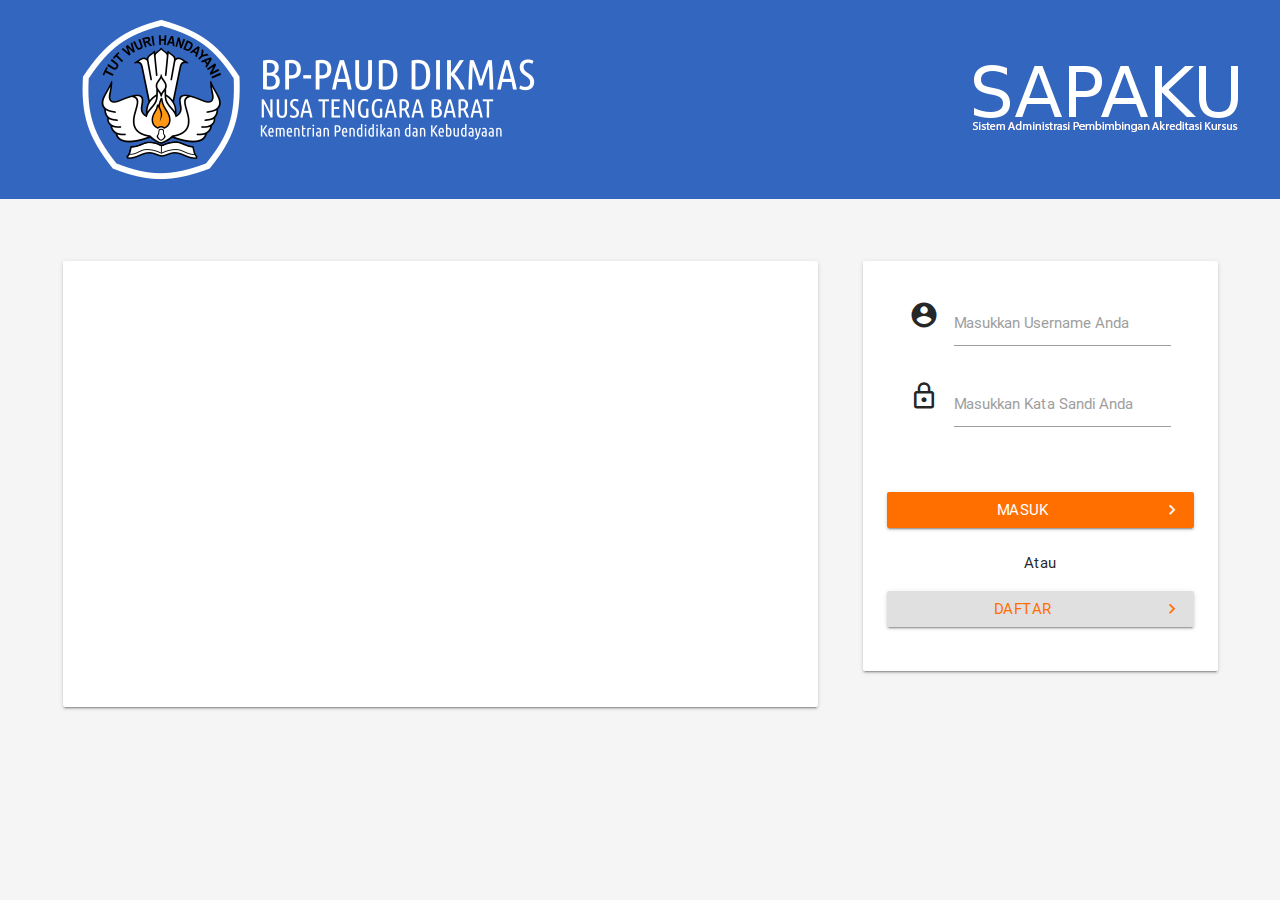
<file: index.html>
<!DOCTYPE html>
<html lang="en">
    <head>
        <meta charset="UTF-8">
        <title>Document</title>
        <link rel="stylesheet" type="text/css" href="css/materialize.min.css">
        <link rel="stylesheet" type="text/css" href="css/style.css">
        <link href="https://fonts.googleapis.com/icon?family=Material+Icons"
            rel="stylesheet">

        </head>
        <body class="grey lighten-4">
            <div class="header">
                <img src="img/banner.png" alt="" class="hero-img">
            </div>
            
            <!-- content -->
            <div class="content custom-container">
                <div class="row">
                    <div class="col s8 video">
                        <div class="row">
                            <div class="col s12 ">
                                <div class="card">
                                    <div class="card-content">
                                        <div class="video-container">
                                            <iframe width="853" height="480" src="//www.youtube.com/embed/Fbfe3dH4LDs" frameborder="0" allowfullscreen></iframe>
                                        </div>
                                    </div>
                                    <!-- <div class="card-action">
                                        
                                    </div> -->
                                </div>
                            </div>
                        </div>
                    </div>
                    <div class="col s4 login">
                        <div class="row">
                            <div class="col s12 ">
                                <div class="card">
                                    <div class="card-content">
                                        <div class="row">
                                            <form class="col s12">
                                                <div class="row">
                                                    <div class="input-field col s12">
                                                        <i class="material-icons prefix">account_circle</i>
                                                        <input id="icon_prefix" type="text" class="validate">
                                                        <label for="icon_prefix">Masukkan Username Anda</label>
                                                    </div>
                                                    <div class="input-field col s12">
                                                        <i class="material-icons prefix">lock_outline</i>
                                                        <input id="lock_outline" type="password" class="validate">
                                                        <label for="lock_outline">Masukkan Kata Sandi Anda</label>
                                                    </div>
                                                </div>
                                            </form>
                                            
                                            <a class="waves-effect waves-light btn  amber darken-4 col s12" style="margin-top: 25px; margin-bottom: 24px;" href="home.html"><i class="material-icons right">keyboard_arrow_right</i>Masuk</a>
                                            <p class="center-align">Atau<p>
                                            <a class="waves-effect waves-light btn  grey lighten-2 col s12" href="register.html" style="margin-top: 16px; color: #ff6f00"><i class="material-icons right">keyboard_arrow_right</i>Daftar</a>
                                        </div>
                                    </div>
                                    <!-- <div class="card-action">
                                        
                                    </div> -->
                                </div>
                            </div>
                        </div>
                    </div>
                </div>
                
            </div>

            <script type="text/javascript" src="js/jquery-3.1.1.min.js"></script>
            <script type="text/javascript" src="js/materialize.min.js"></script>
        </body>
    </html>
</file>
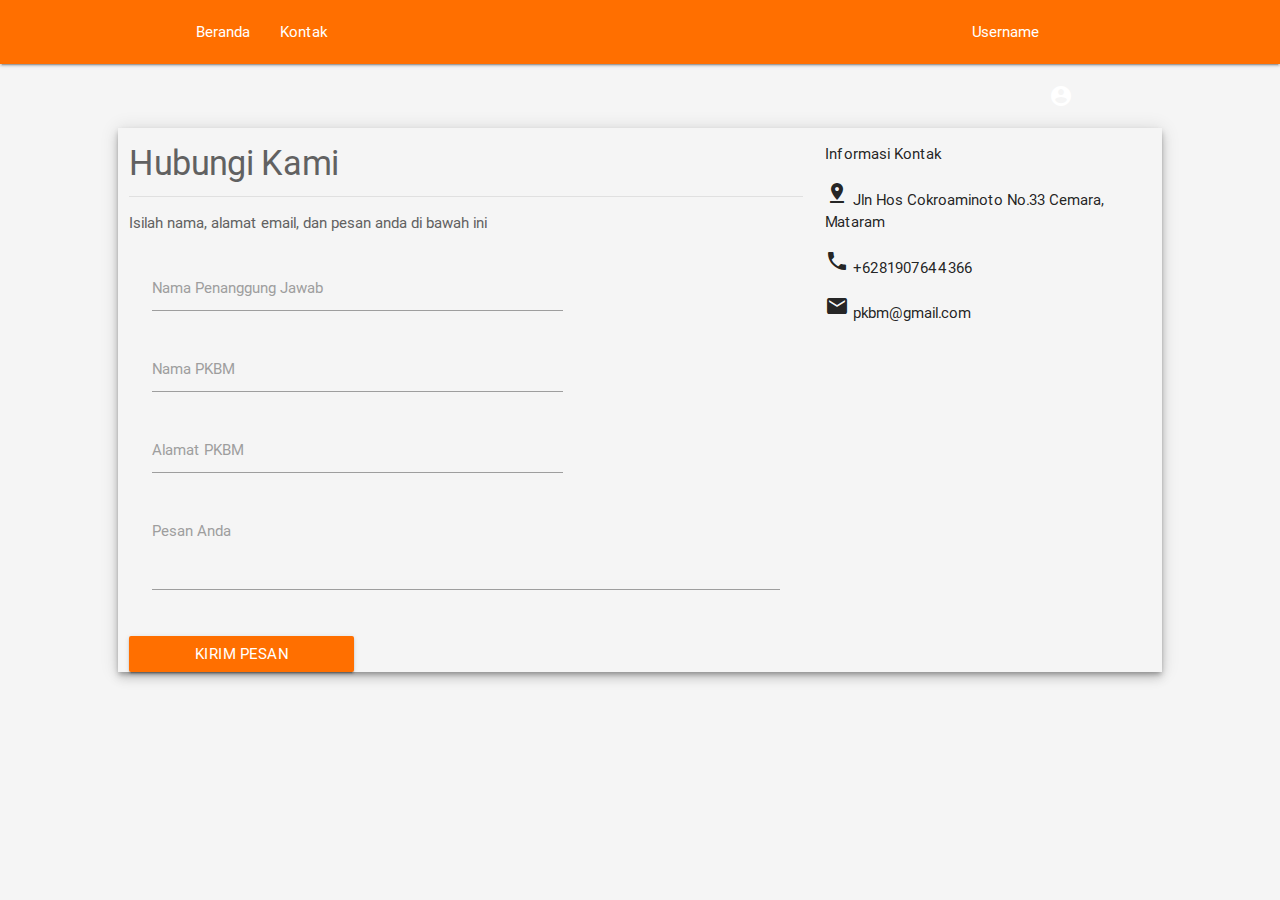
<file: contact.html>
<!DOCTYPE html>
<html lang="en">
    <head>
        <meta charset="UTF-8">
        <title>Document</title>
        <link rel="stylesheet" type="text/css" href="css/materialize.min.css">
        <link rel="stylesheet" type="text/css" href="css/style.css">
        <link href="https://fonts.googleapis.com/icon?family=Material+Icons"
            rel="stylesheet">
        </head>
        <body>
            
            <!-- navbar -->
            <!-- navbar -->
            <ul id="dropdown1" class="dropdown-content">
              <li><a href="#!">Logout</a></li>
            </ul>

            <nav class="custom-nav">
                <div class="container">
                    <div class="nav-wrapper">
                        <div class="row">
                            <ul id="nav-mobile" class="left hide-on-med-and-down">
                                <li><a href="home.html">Beranda</a></li>
                                <li><a href="contact.html">Kontak</a></li>
                            </ul>
                            <div class="col s2 right">
                                <ul>
                                    <li><a href="#" class="dropdown-button" href="#!" data-activates="dropdown1">Username<i class="material-icons right">account_circle</i></a></li>
                                </ul>
                            </div>
                        </div>
                    </div>
                </div>
              </nav>

            <!-- top bg -->
            <div class="top-bg">
                <div class="row">
                    <div class="col s10 offset-s1">
                        <div class="contact-bg z-depth-3">
                            <div class="row">
                                <div class="col s8">
                                    <h4 style="color: #616161">Hubungi Kami</h4>
                                    <div class="divider"></div>
                                    <p style="color: #616161">Isilah nama, alamat email, dan pesan anda di bawah ini</p>
                                    <form action="" class="col s12">
                                        <div class="row">
                                            <div class="input-field col s8">
                                                <input id="nama" type="text" class="validate">
                                                <label for="nama">Nama Penanggung Jawab</label>
                                            </div>
                                            <div class="input-field col s8">
                                                <input id="lembaga" type="text" class="validate">
                                                <label for="lembaga">Nama PKBM</label>
                                            </div>
                                            <div class="input-field col s8">
                                                <input id="alamat" type="text" class="validate">
                                                <label for="alamat">Alamat PKBM</label>
                                            </div>
                                            <div class="input-field col s12">
                                                <textarea id="textarea1" class="materialize-textarea"></textarea>
                                                <label for="textarea1">Pesan Anda</label>
                                            </div>
                                        </div>
                                    </form>
                                    <a class="waves-effect waves-light btn amber darken-4 col s4">Kirim Pesan</a>
                                </div>
                                <div class="col s4 contact-info">
                                    <p class="contact-header">Informasi Kontak</p>
                                    <div class="contact-content">

                                        <p class=" c-content">  <i class="material-icons">pin_drop</i> Jln Hos Cokroaminoto No.33 Cemara, Mataram </p>
                                        <!-- <p class="c-content">Jln Hos Cokroaminoto No.33 Cemara, Mataram</p> -->
                                        <p class="c-content"><i class="material-icons">local_phone</i> +6281907644366 </p>
                                        <!-- <p class="c-content">+6281907644366</p> -->
                                        <p class="c-content"><i class="material-icons">email</i> pkbm@gmail.com </p>
                                        <!-- <p class="c-content">pkbm@gmail.com</p> -->
                                    </div>
                                </div>
                            </div>
                        </div>
                    </div>
                </div>
            </div>


            <script type="text/javascript" src="js/jquery-3.1.1.min.js"></script>
            <script type="text/javascript" src="js/materialize.min.js"></script>
        </body>
    </html>
</file>
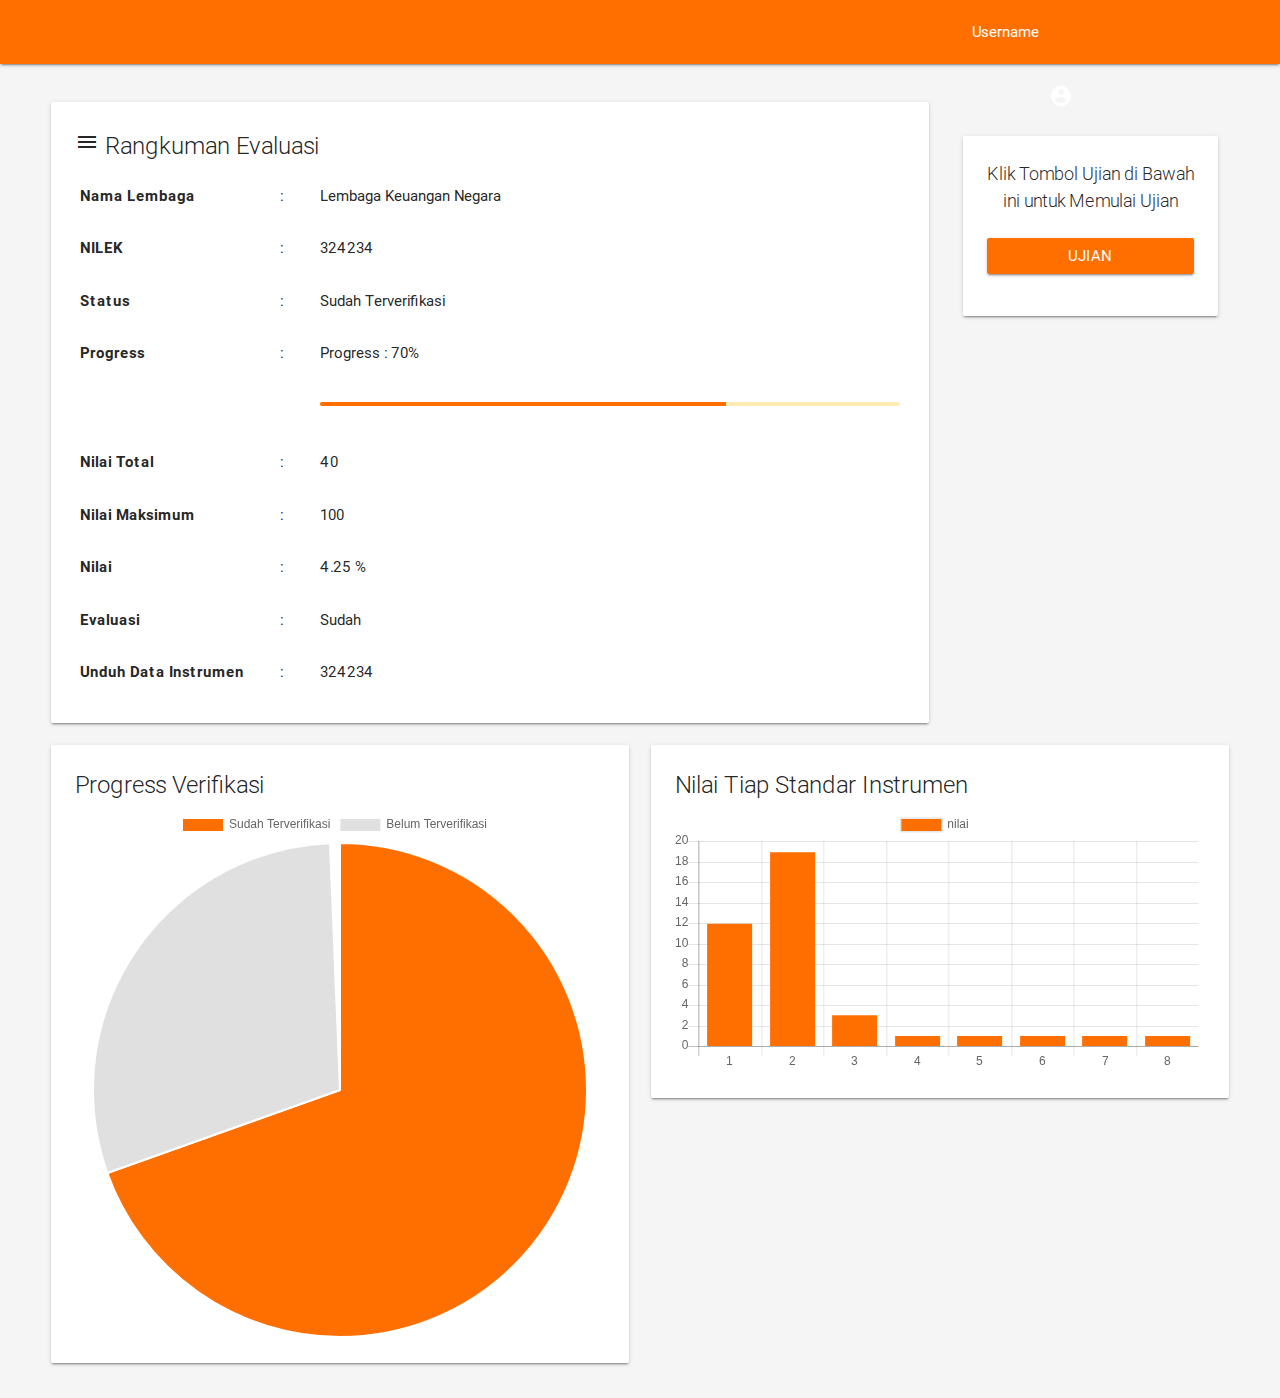
<file: home.html>
<!DOCTYPE html>
<html lang="en">
    <head>
        <meta charset="UTF-8">
        <title>Document</title>
        <link rel="stylesheet" type="text/css" href="css/materialize.min.css">
        <link rel="stylesheet" type="text/css" href="css/style.css">
        <link href="https://fonts.googleapis.com/icon?family=Material+Icons"
            rel="stylesheet">

        </head>
        <style>
            .custom-title {
                text-align: center;
                font-weight: 300;
                font-size: 18px;
                margin-bottom: 24px !important;
            }
            #dropdown1 {
                margin-top: 62px !important;
            }

            .dropdown-content li>a {
                color: #ff6f00 !important;
            }

        </style>
        <body class="grey lighten-4">

            <!-- navbar -->
            <ul id="dropdown1" class="dropdown-content">
              <li><a href="#!">Logout</a></li>
            </ul>

            <nav class="custom-nav">
                <div class="container">
                    <div class="nav-wrapper">
                        <div class="row">
                            <!-- <ul id="nav-mobile" class="left hide-on-med-and-down">
                                <li><a href="sass.html">Beranda</a></li>
                                <li><a href="badges.html">Ujian</a></li>
                            </ul> -->
                            <div class="col s2 right">
                                <ul>
                                    <li><a href="#" class="dropdown-button" href="#!" data-activates="dropdown1">Username<i class="material-icons right">account_circle</i></a></li>
                                </ul>
                            </div>
                        </div>
                    </div>
                </div>
              </nav>
            
            <!-- content -->
            <div class="custom-container">
                <div class="row">
                    <div class="col s9">
                        <div class="card ">
                            <div class="card-content ">
                                <span class="card-title"><i class="material-icons">menu</i> Rangkuman Evaluasi</span>
                                
                                <table class="responsive-table">
                                    
                                    <tbody>
                                        <tr>
                                            <td class="custom-lable"><b>Nama Lembaga</b></td>
                                            <td>:</td>
                                            <td>Lembaga Keuangan Negara</td>
                                        </tr>
                                        <tr>
                                            <td class="custom-lable"><b>NILEK</b></td>
                                            <td>:</td>
                                            <td>324234</td>
                                        </tr>
                                        <tr>
                                            <td class="custom-lable"><b>Status</b></td>
                                            <td>:</td>
                                            <td>Sudah Terverifikasi</td>
                                        </tr>
                                        <tr>
                                            <td class="custom-lable" class="custom-lable"><b>Progress</b></td>
                                            <td>:</td>
                                            <td>
                                                <p>Progress : 70%</p>
                                            </td>
                                        </tr>
                                        <tr>
                                            <td></td>
                                            <td></td>
                                            <td>
                                                <div class="progress amber lighten-4">
                                                     <div class="determinate amber darken-4" style="width: 70%"></div>
                                                 </div>
                                            </td>
                                        </tr>
                                        <tr>
                                            <td class="custom-lable"><b>Nilai Total</b></td>
                                            <td>:</td>
                                            <td>40</td>
                                        </tr>
                                        <tr>
                                            <td class="custom-lable"><b>Nilai Maksimum</b></td>
                                            <td>:</td>
                                            <td>100</td>
                                        </tr>
                                        <tr>
                                            <td class="custom-lable"><b>Nilai</b></td>
                                            <td>:</td>
                                            <td>4.25 %</td>
                                        </tr>
                                        <tr>
                                            <td class="custom-lable"><b>Evaluasi</b></td>
                                            <td>:</td>
                                            <td>Sudah</td>
                                        </tr>
                                        <tr>
                                            <td class="custom-lable"><b>Unduh Data Instrumen</b></td>
                                            <td>:</td>
                                            <td>324234</td>
                                        </tr>
                                    </tbody>
                                </table>
                            </div>
                            
                        </div>
                    </div>
                    <div class="col s3">
                        <div class="row">
                            <div class="col s12">
                                <div class="card">
                                    <div class="card-content" style="height: 180px;">
                                        <p class="custom-title">Klik Tombol Ujian di Bawah ini untuk Memulai Ujian</p>
                                        <a class="waves-effect waves-light btn amber darken-4 col s12" href="quest.html">Ujian</a>
                                    </div>
                                </div>
                            </div>
                        </div>
                    </div>
                    <div class="col s6">
                        <div class="card ">
                            <div class="card-content ">
                                <span class="card-title">Progress Verifikasi</span>
                                <canvas id="myPieChart"></canvas>
                            </div>
                            
                        </div>
                    </div>
                    <div class="col s6">
                        <div class="card ">
                            <div class="card-content ">
                                <span class="card-title">Nilai Tiap Standar Instrumen</span>
                                <canvas id="myChart"></canvas>
                            </div>
                            
                        </div>
                    </div>
                    
                </div>
                </div>
            </div>

            <script type="text/javascript" src="js/jquery-3.1.1.min.js"></script>
            <script type="text/javascript" src="js/materialize.min.js"></script>
            <script type="text/javascript" src="libs/chartjs/Chart.min.js"></script>
            <script type="text/javascript">
                var ctx = document.getElementById("myChart").getContext('2d');
                var myChart = new Chart(ctx, {
                  type: 'bar',
                  data: {
                    labels: ["1", "2","3", "4", "5", "6", "7", "8"],
                    datasets: [{
                      label: 'nilai',
                      data: [12, 19, 3, 1, 1, 1, 1, 1],
                      backgroundColor: "#ff6f00"
                    } ]
                  }
                });

                var ctx = document.getElementById("myPieChart").getContext('2d');
                var myChart = new Chart(ctx, {
                  type: 'pie',
                  data: {
                    labels: ["Sudah Terverifikasi", "Belum Terverifikasi"],
                    datasets: [{
                      backgroundColor: [
                        "#ff6f00",
                        "#e0e0e0"
                      ],
                      data: [70, 30]
                    }]
                  }
                });

            </script>
        </body>
    </html>
</file>
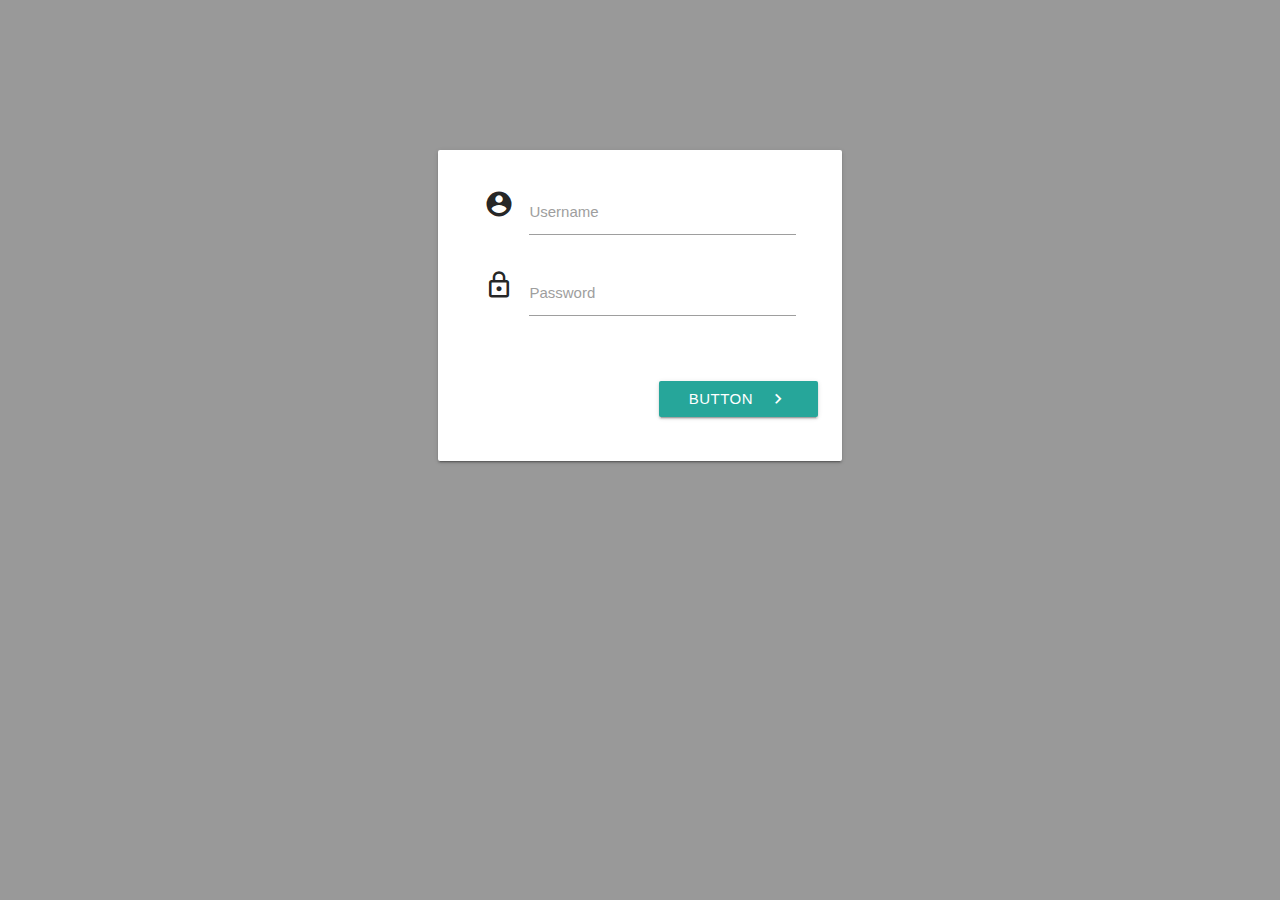
<file: login.html>
<!DOCTYPE html>
<html lang="en">
    <head>
        <meta charset="UTF-8">
        <title>Document</title>
        <link rel="stylesheet" type="text/css" href="css/materialize.min.css">
        <link rel="stylesheet" type="text/css" href="css/login.css">
        <link href="https://fonts.googleapis.com/icon?family=Material+Icons"
            rel="stylesheet">
        </head>
        <body>
            <div class="wrapper">
                <div class="row">
                    <div class="col s4 col offset-s4">
                        <div class="card " style="margin-top: 150px;">
                            <div class="card-content ">
                                <div class="row">
                                    <form class="col s12">
                                        <div class="row">
                                            <div class="input-field col s12">
                                                <i class="material-icons prefix">account_circle</i>
                                                <input id="icon_prefix" type="text" class="validate">
                                                <label for="icon_prefix">Username</label>
                                            </div>
                                            <div class="input-field col s12">
                                                <i class="material-icons prefix">lock_outline</i>
                                                <input id="lock_outline" type="password" class="validate">
                                                <label for="lock_outline">Password</label>
                                            </div>
                                        </div>
                                    </form>
                                    <a class="waves-effect waves-light btn right" style="margin-top: 25px;"><i class="material-icons right">keyboard_arrow_right</i>button</a>
                                </div>
                            </div>
                        </div>
                    </div>
                </div>
            </div>
            <script type="text/javascript" src="js/jquery-3.1.1.min.js"></script>
            <script type="text/javascript" src="js/materialize.min.js"></script>
        </body>
    </html>
</file>
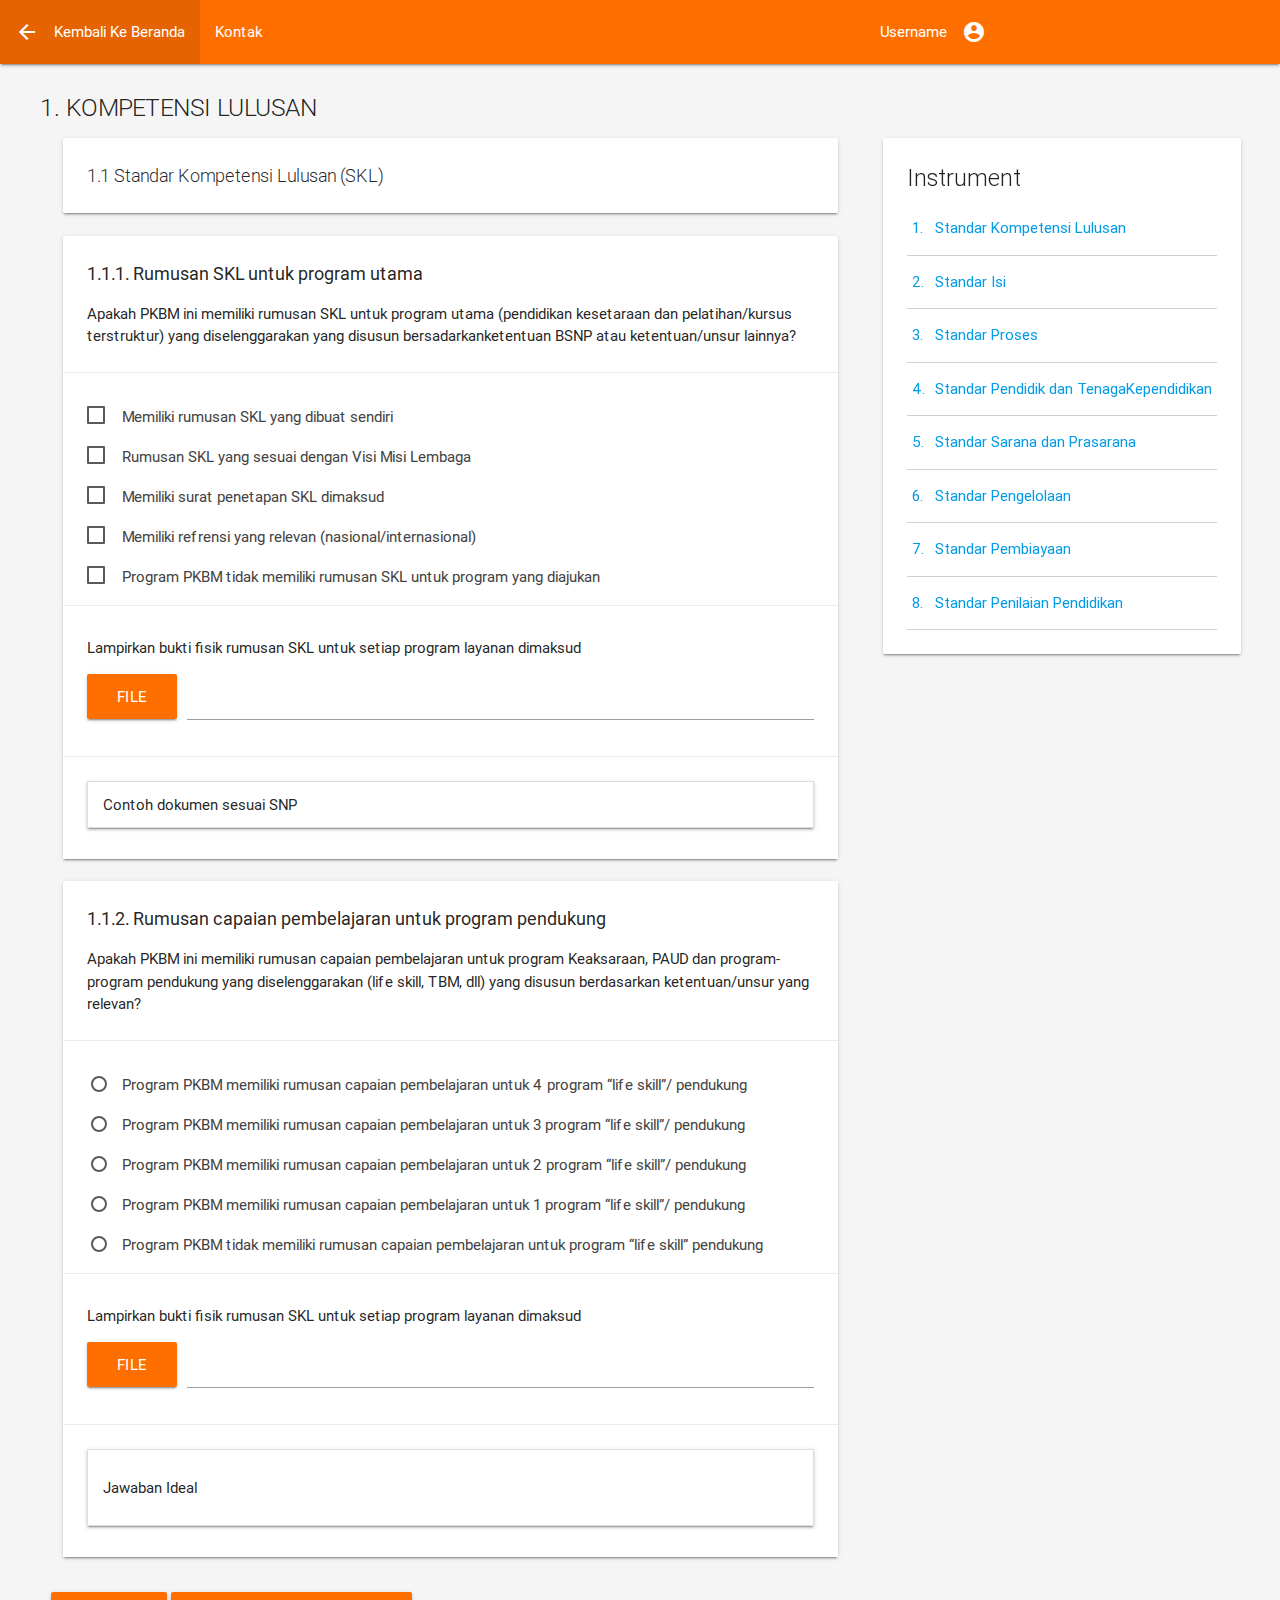
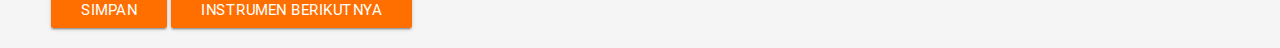
<file: quest.html>
<!DOCTYPE html>
<html lang="en">
    <head>
        <meta charset="UTF-8">
        <title>Document</title>
        <link rel="stylesheet" type="text/css" href="css/materialize.min.css">
        <link rel="stylesheet" type="text/css" href="css/style.css">
        <link href="https://fonts.googleapis.com/icon?family=Material+Icons"
            rel="stylesheet">
        <style type="text/css">
            .dropdown-content{
                margin-top: 64px;
            }
            .custom-container {
                margin-top: 30px;
                margin-left: 40px;
                margin-right: 10px;
            }
            label {
                color: #424242 !important;
            }
        </style>
        </head>
        <body class="grey lighten-4">
            
            <!-- navbar -->
            <ul id="dropdown1" class="dropdown-content">
              <li><a href="#!">Logout</a></li>
            </ul>

            <nav class="custom-nav">
                <div class="">
                    <div class="nav-wrapper">
                        <div class="row">
                            <ul>
                                <li><a href="home.html"><i class="material-icons left">arrow_back</i> Kembali Ke Beranda</a></li>
                                <li><a href="contact.html">Kontak</a></li>
                            </ul>
                            <div class="col s4 right">
                                <ul>
                                    <li><a href="#" class="dropdown-button" href="#!" data-activates="dropdown1">Username<i class="material-icons right">account_circle</i></a></li>
                                </ul>
                            </div>
                        </div>
                    </div>
                </div>
              </nav>
            <!-- content -->
            <div class="custom-container">
                <h5 style="font-weight: 300">1. KOMPETENSI LULUSAN</h5>
                <div class="row">
                    <div class="col s8">
                        <div class="quest-item">
                            <div class="row">
                                <div class="col s12">
                                    <div class="card">
                                        <div class="card-content custom-top">
                                            <p class="card-title-custom">1.1 Standar Kompetensi Lulusan (SKL)</p>
                                        </div>
                                    </div>
                                </div>
                                <div class="col s12">
                                  <div class="card">
                                    <div class="card-content">
                                          <p class="title-small">1.1.1. Rumusan SKL untuk program utama</p>
                                          <p class="quest">Apakah PKBM ini memiliki rumusan SKL untuk program utama (pendidikan kesetaraan dan pelatihan/kursus terstruktur) yang diselenggarakan yang disusun bersadarkanketentuan BSNP atau ketentuan/unsur lainnya?</p> 
                                    </div>
                                    <div class="card-action">
                                      <form action="#">
                                          <p>
                                              <input type="checkbox" id="test" />
                                              <label for="test">Memiliki rumusan SKL yang dibuat sendiri</label>
                                          </p>
                                          <p>
                                              <input type="checkbox" id="test1"  />
                                              <label for="test1">Rumusan SKL yang sesuai dengan Visi Misi Lembaga</label>
                                          </p>
                                          <p>
                                              <input type="checkbox" id="test2"  />
                                              <label for="test2">Memiliki surat penetapan SKL dimaksud</label>
                                          </p>
                                          <p>
                                              <input type="checkbox" id="test3"  />
                                              <label for="test3">Memiliki refrensi yang relevan (nasional/internasional)</label>
                                          </p> 
                                          <p>
                                              <input type="checkbox" id="test4"  />
                                              <label for="test4">Program PKBM tidak memiliki rumusan SKL untuk program yang diajukan</label>
                                          </p> 
                                      </form>
                                    </div>
                                    <div class="card-action file-area">
                                        <p>Lampirkan bukti fisik rumusan SKL untuk setiap program layanan dimaksud</p>
                                          <div class="file-field input-field">
                                              <div class="btn amber darken-4">
                                                  <span>File</span>
                                                  <input type="file">
                                              </div>
                                              <div class="file-path-wrapper">
                                                  <input class="file-path validate" type="text" pl>
                                              </div>
                                          </div>
                                    </div>
                                    <div class="card-action">
                                        <ul class="collapsible" data-collapsible="accordion">
                                            <li>
                                                <div class="collapsible-header"><span>Contoh dokumen sesuai SNP</span></div>
                                                <div class="collapsible-body">
                                                    <div class="chip">
                                                        <a href="#">File1.docx</a>
                                                    </div>
                                                    <div class="chip">
                                                        <a href="#">File2.pdf</a>
                                                    </div>
                                                </div>
                                            </li>
                                        </ul>
                                    </div>
                                  </div>
                                </div>
                                <div class="col s12">
                                  <div class="card">
                                    <div class="card-content">

                                      <p class="title-small">1.1.2. Rumusan capaian pembelajaran untuk program pendukung</p>
                                      <p class="quest">Apakah PKBM ini memiliki rumusan capaian pembelajaran untuk program Keaksaraan, PAUD dan program-program pendukung yang diselenggarakan (life skill, TBM, dll) yang disusun berdasarkan ketentuan/unsur yang relevan?</p>
                                    </div>
                                    <div class="card-action">
                                      <form action="#">
                                          <p>
                                            <input name="group1" type="radio" id="radio1" />
                                            <label for="radio1">Program PKBM memiliki rumusan capaian pembelajaran untuk 4 program “life skill”/ pendukung</label>
                                          </p>

                                          <p>
                                            <input name="group1" type="radio" id="radio2" />
                                            <label for="radio2">Program PKBM memiliki rumusan capaian pembelajaran untuk 3 program “life skill”/ pendukung</label>
                                          </p>
                                          <p>
                                            <input name="group1" type="radio" id="radio3" />
                                            <label for="radio3">Program PKBM memiliki rumusan capaian pembelajaran untuk 2 program “life skill”/ pendukung</label>
                                          </p>
                                          <p>
                                            <input name="group1" type="radio" id="radio4" />
                                            <label for="radio4">Program PKBM memiliki rumusan capaian pembelajaran untuk 1 program “life skill”/ pendukung</label>
                                          </p> 
                                          <p>
                                              <input name="group1" type="radio" id="radio5" />
                                                <label for="radio5">Program PKBM tidak memiliki rumusan capaian pembelajaran untuk program “life skill” pendukung</label>
                                          </p> 
                                      </form>
                                    </div>
                                    <div class="card-action file-area">
                                        <p>Lampirkan bukti fisik rumusan SKL untuk setiap program layanan dimaksud</p>
                                          <div class="file-field input-field">
                                              <div class="btn amber darken-4">
                                                  <span>File</span>
                                                  <input type="file">
                                              </div>
                                              <div class="file-path-wrapper">
                                                  <input class="file-path validate" type="text" pl>
                                              </div>
                                          </div>
                                    </div>
                                     <div class="card-action">
                                        <ul class="collapsible" data-collapsible="accordion">
                                            <li>
                                              <div class="collapsible-header"><p>Jawaban Ideal</p></div>
                                              <div class="collapsible-body"><span>Lorem ipsum dolor sit amet.</span></div>
                                            </li>
                                        </ul>
                                    </div>
                                  </div>
                                </div>

                            </div>
                        </div>
                        <a class="waves-effect waves-light btn amber darken-4" href="home.html">Simpan</a>
                        <a class="waves-effect waves-light btn amber darken-4" href="quest2.html">Instrumen Berikutnya</a>
                    </div>
                    <div class="col s4">
                        <div class="instrumen">
                            <div class="row">
                                <div class="col s12">
                                    <div class="card" style="position: fixed;">
                                        <div class="card-content ">
                                            <span class="card-title">Instrument</span>
                                                <table class="bordered">
                                                    <tbody style="color: #039be5">
                                                        <tr>
                                                            <td>1.</td>
                                                            <td><a href="quest.html">Standar Kompetensi Lulusan</a></td>
                                                        </tr>
                                                        <tr>
                                                            <td>2.</td>
                                                            <td><a href="quest2.html">Standar Isi</a></td>
                                                        </tr>
                                                        <tr>
                                                            <td>3.</td>
                                                            <td><a href="quest3.html">Standar Proses</a></td>
                                                        </tr>
                                                        <tr>
                                                            <td>4.</td>
                                                            <td><a href="quest4.html">Standar Pendidik dan TenagaKependidikan</a></td>
                                                        </tr>
                                                        <tr>
                                                            <td>5.</td>
                                                            <td><a href="quest5.html">Standar Sarana dan Prasarana</a></td>
                                                        </tr>
                                                        <tr>
                                                            <td>6.</td>
                                                            <td><a href="quest6.html">Standar Pengelolaan</a></td>
                                                        </tr>
                                                        <tr>
                                                            <td>7.</td>
                                                            <td><a href="quest7.html">Standar Pembiayaan</a></td>
                                                        </tr>
                                                        <tr>
                                                            <td>8.</td>
                                                            <td><a href="quest8.html">Standar Penilaian Pendidikan</a></td>
                                                        </tr>
                                                    </tbody>
                                                </table>
                                        </div>
                                    </div>
                                </div>
                            </div>
                        </div>
                    </div>
                </div>
            </div>
                     

            <script type="text/javascript" src="js/jquery-3.1.1.min.js"></script>
            <script type="text/javascript" src="js/materialize.min.js"></script>
            <script type="text/javascript">
                $(document).ready(function() {
                   $('input[type="radio"]').click(function() {
                       if($(this).attr('id') == 'watch-me') {
                            $('.file-area').show();           
                       }

                       else {
                            $('.file-a').hide();   
                       }
                   });
                });
            </script>
        </body>
    </html>
</file>
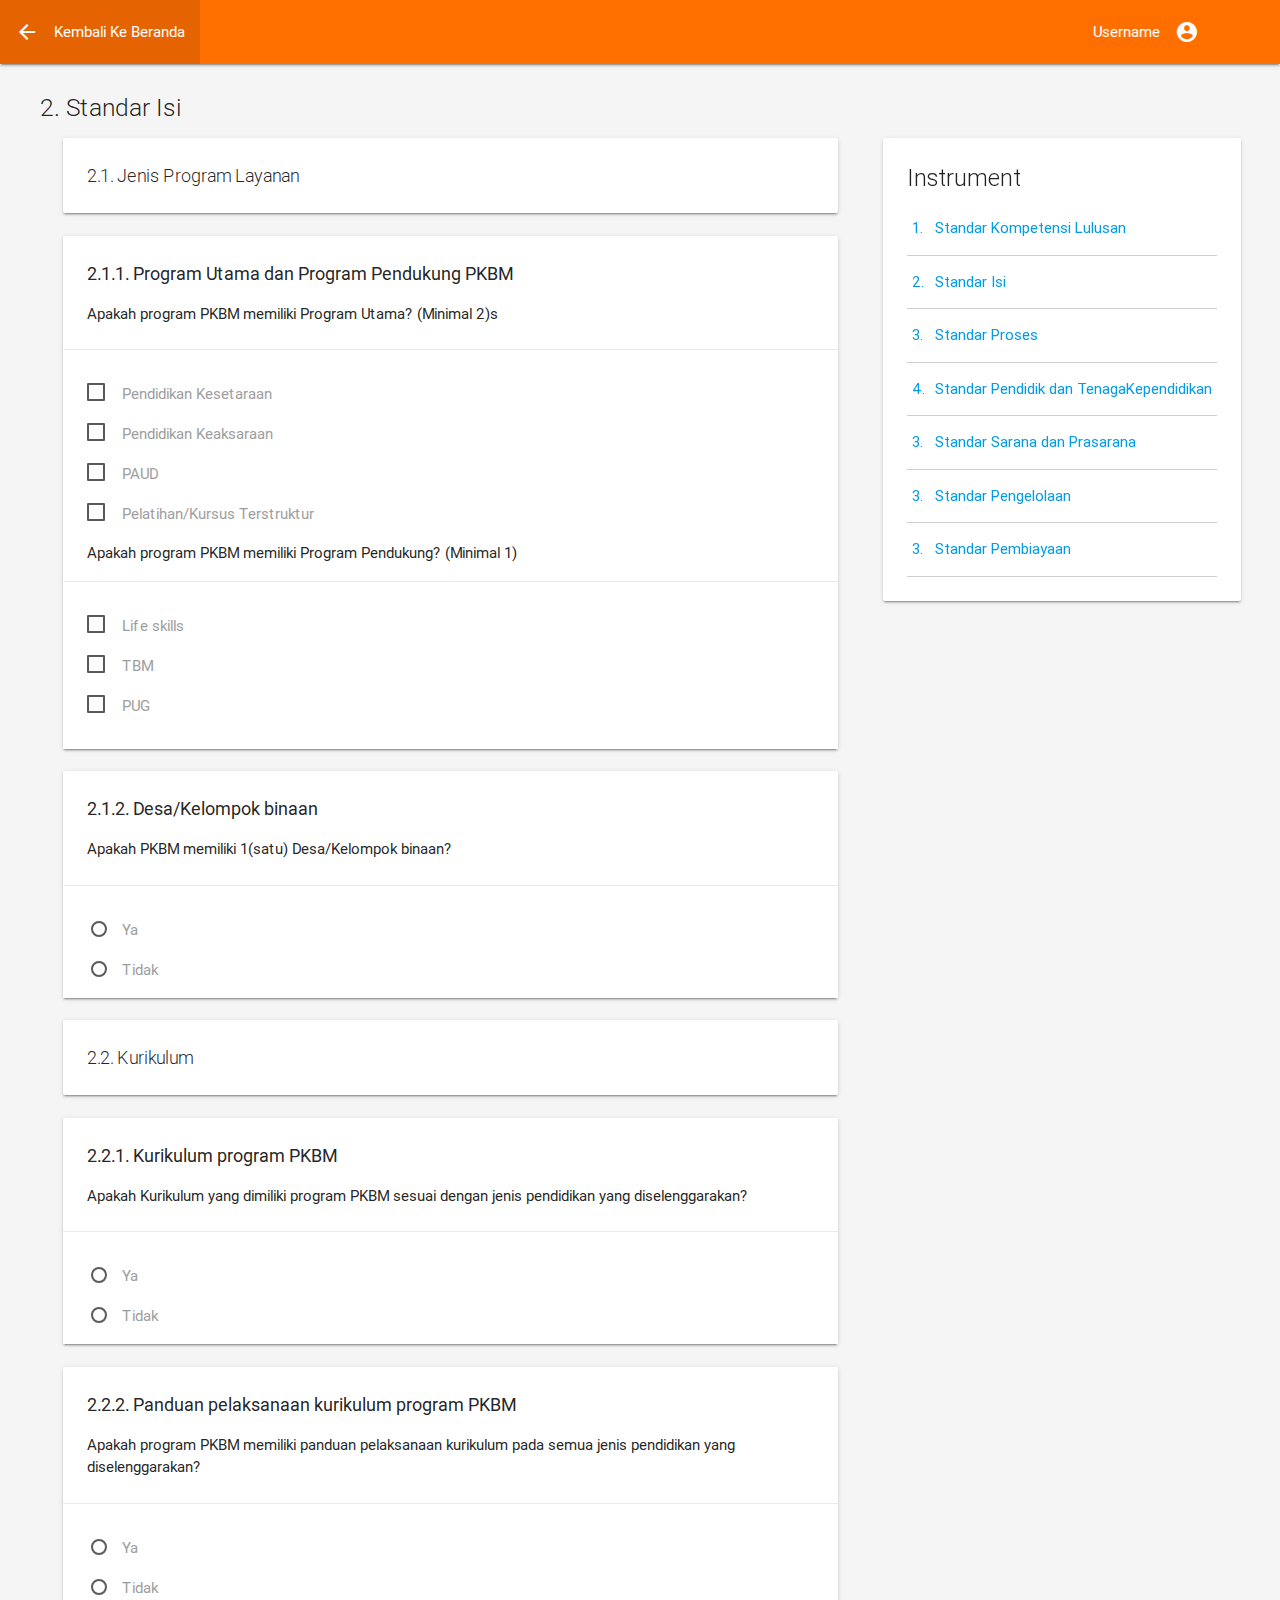
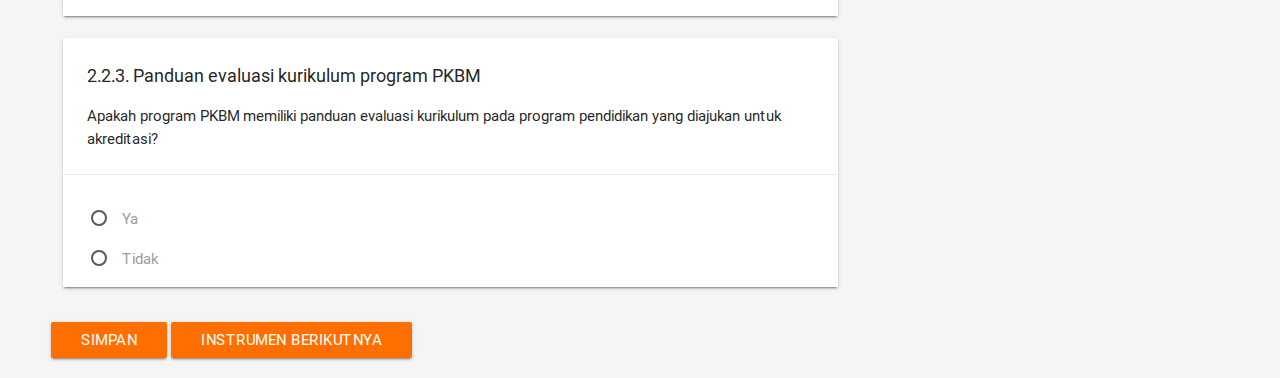
<file: quest2.html>
<!DOCTYPE html>
<html lang="en">
    <head>
        <meta charset="UTF-8">
        <title>Document</title>
        <link rel="stylesheet" type="text/css" href="css/materialize.min.css">
        <link rel="stylesheet" type="text/css" href="css/style.css">
        <link href="https://fonts.googleapis.com/icon?family=Material+Icons"
            rel="stylesheet">
        <style type="text/css">
            .dropdown-content{
                margin-top: 64px;
            }
            .custom-container {
                margin-top: 30px;
                margin-left: 40px;
                margin-right: 10px;
            }
        </style>
        </head>
        <body class="grey lighten-4">
            
            <!-- navbar -->
            <ul id="dropdown1" class="dropdown-content">
              <li><a href="#!">Logout</a></li>
            </ul>

            <nav class="custom-nav">
                <div class="">
                    <div class="nav-wrapper">
                        <div class="row">
                            <ul>
                                <li><a href="home.html"><i class="material-icons left">arrow_back</i> Kembali Ke Beranda</a></li>
                            </ul>
                            <div class="col s2 right">
                                <ul>
                                    <li><a href="#" class="dropdown-button" href="#!" data-activates="dropdown1">Username<i class="material-icons right">account_circle</i></a></li>
                                </ul>
                            </div>
                        </div>
                    </div>
                </div>
              </nav>
            <!-- content -->
            <div class="custom-container">
                <h5 style="font-weight: 300">2. Standar Isi</h5>
                <div class="row">
                    <div class="col s8">
                        <div class="quest-item">
                            <div class="row">
                                <div class="col s12">
                                    <div class="card">
                                        <div class="card-content custom-top">
                                            <p class="card-title-custom">2.1. Jenis Program Layanan</p>
                                        </div>
                                    </div>
                                </div>

                                <div class="col s12">
                                  <div class="card">
                                    <div class="card-content">

                                      <p class="title-small">2.1.1. Program Utama dan Program Pendukung PKBM</p>
                                      <p class="quest">Apakah program PKBM  memiliki Program Utama?  (Minimal 2)s</p>
                                    </div>
                                    <div class="card-action">
                                      <form action="#">
                                        <p>
                                            <input type="checkbox" id="test5" />
                                            <label for="test5">Pendidikan Kesetaraan</label>
                                        </p>
                                        <p>
                                            <input type="checkbox" id="test6"  />
                                            <label for="test6">Pendidikan Keaksaraan</label>
                                        </p>
                                        <p>
                                            <input type="checkbox" id="test6"  />
                                            <label for="test6">PAUD</label>
                                        </p>
                                        <p>
                                            <input type="checkbox" id="test6"  />
                                            <label for="test6">Pelatihan/Kursus Terstruktur</label>
                                        </p>

                                        <p class="quest">Apakah program PKBM  memiliki Program Pendukung?  (Minimal 1)</p>
                                    </div>
                                    <div class="card-action">
                                      <form action="#">
                                        <p>
                                            <input type="checkbox" id="test5" />
                                            <label for="test5">Life skills</label>
                                        </p>
                                        <p>
                                            <input type="checkbox" id="test6"  />
                                            <label for="test6">TBM</label>
                                        </p>
                                        <p>
                                            <input type="checkbox" id="test6"  />
                                            <label for="test6">PUG</label>
                                        </p>
                                      </form>
                                    </div>
                                  </div>
                                </div>
                                
                                <div class="col s12">
                                  <div class="card">
                                    <div class="card-content">
                                          <p class="title-small">2.1.2. Desa/Kelompok binaan</p>
                                          <p class="quest">Apakah PKBM memiliki 1(satu) Desa/Kelompok binaan?</p>
                                    </div>
                                    <div class="card-action">
                                      <form action="#">
                                          <p>
                                              <input name="group1" type="radio" id="test1" />
                                              <label for="test1">Ya</label>
                                          </p>
                                          <p>
                                              <input name="group1" type="radio" id="test2" />
                                              <label for="test2">Tidak</label>
                                          </p>
                                      </form>
                                    </div>
                                  </div>
                                </div>
                                
                                <div class="col s12">
                                    <div class="card">
                                        <div class="card-content custom-top">
                                            <p class="card-title-custom">2.2. Kurikulum</p>
                                        </div>
                                    </div>
                                </div>

                                <div class="col s12">
                                  <div class="card">
                                    <div class="card-content">

                                      <p class="title-small">2.2.1. Kurikulum program PKBM</p>
                                      <p class="quest">Apakah Kurikulum yang dimiliki program PKBM sesuai dengan jenis pendidikan yang diselenggarakan?</p>
                                    </div>
                                    
                                    <div class="card-action">
                                      <form action="#">
                                          <p>
                                              <input name="group1" type="radio" id="test1" />
                                              <label for="test1">Ya</label>
                                          </p>
                                          <p>
                                              <input name="group1" type="radio" id="test2" />
                                              <label for="test2">Tidak</label>
                                          </p>
                                      </form>
                                    </div>
                                  </div>
                                </div>

                                <div class="col s12">
                                  <div class="card">
                                    <div class="card-content">

                                      <p class="title-small">2.2.2. Panduan pelaksanaan kurikulum program PKBM</p>
                                      <p class="quest">Apakah program PKBM memiliki panduan pelaksanaan kurikulum pada semua jenis pendidikan yang diselenggarakan?</p>
                                    </div>
                                    
                                    <div class="card-action">
                                      <form action="#">
                                          <p>
                                              <input name="group1" type="radio" id="test1" />
                                              <label for="test1">Ya</label>
                                          </p>
                                          <p>
                                              <input name="group1" type="radio" id="test2" />
                                              <label for="test2">Tidak</label>
                                          </p>
                                      </form>
                                    </div>
                                  </div>
                                </div>

                                <div class="col s12">
                                  <div class="card">
                                    <div class="card-content">

                                      <p class="title-small">2.2.3. Panduan evaluasi kurikulum program PKBM</p>
                                      <p class="quest">Apakah program PKBM memiliki panduan evaluasi kurikulum pada program pendidikan yang diajukan untuk akreditasi?</p>
                                    </div>
                                    
                                    <div class="card-action">
                                      <form action="#">
                                          <p>
                                              <input name="group1" type="radio" id="test1" />
                                              <label for="test1">Ya</label>
                                          </p>
                                          <p>
                                              <input name="group1" type="radio" id="test2" />
                                              <label for="test2">Tidak</label>
                                          </p>
                                      </form>
                                    </div>
                                  </div>
                                </div>

                            </div>
                        </div>
                        <a class="waves-effect waves-light btn amber darken-4" href="home.html">Simpan</a>
                        <a class="waves-effect waves-light btn amber darken-4">Instrumen Berikutnya</a>
                    </div>
                    <div class="col s4">
                        <div class="instrumen">
                            <div class="row">
                                <div class="col s12">
                                    <div class="card" style="position: fixed;">
                                        <div class="card-content ">
                                            <span class="card-title">Instrument</span>
                                                <table class="bordered">
                                                    <tbody style="color: #039be5">
                                                        <tr>
                                                            <td>1.</td>
                                                            <td><a href="quest.html">Standar Kompetensi Lulusan</a></td>
                                                        </tr>
                                                        <tr>
                                                            <td>2.</td>
                                                            <td><a href="quest2.html">Standar Isi</a></td>
                                                        </tr>
                                                        <tr>
                                                            <td>3.</td>
                                                            <td><a href="#">Standar Proses</a></td>
                                                        </tr>
                                                        <tr>
                                                            <td>4.</td>
                                                            <td><a href="#">Standar Pendidik dan TenagaKependidikan</a></td>
                                                        </tr>
                                                        <tr>
                                                            <td>3.</td>
                                                            <td><a href="#">Standar Sarana dan Prasarana</a></td>
                                                        </tr>
                                                        <tr>
                                                            <td>3.</td>
                                                            <td><a href="#">Standar Pengelolaan</a></td>
                                                        </tr>
                                                        <tr>
                                                            <td>3.</td>
                                                            <td><a href="#">Standar Pembiayaan</a></td>
                                                        </tr>
                                                    </tbody>
                                                </table>
                                        </div>
                                    </div>
                                </div>
                            </div>
                        </div>
                    </div>
                </div>
            </div>
                     

            <script type="text/javascript" src="js/jquery-3.1.1.min.js"></script>
            <script type="text/javascript" src="js/materialize.min.js"></script>
            <script type="text/javascript">
                
            </script>
        </body>
    </html>
</file>
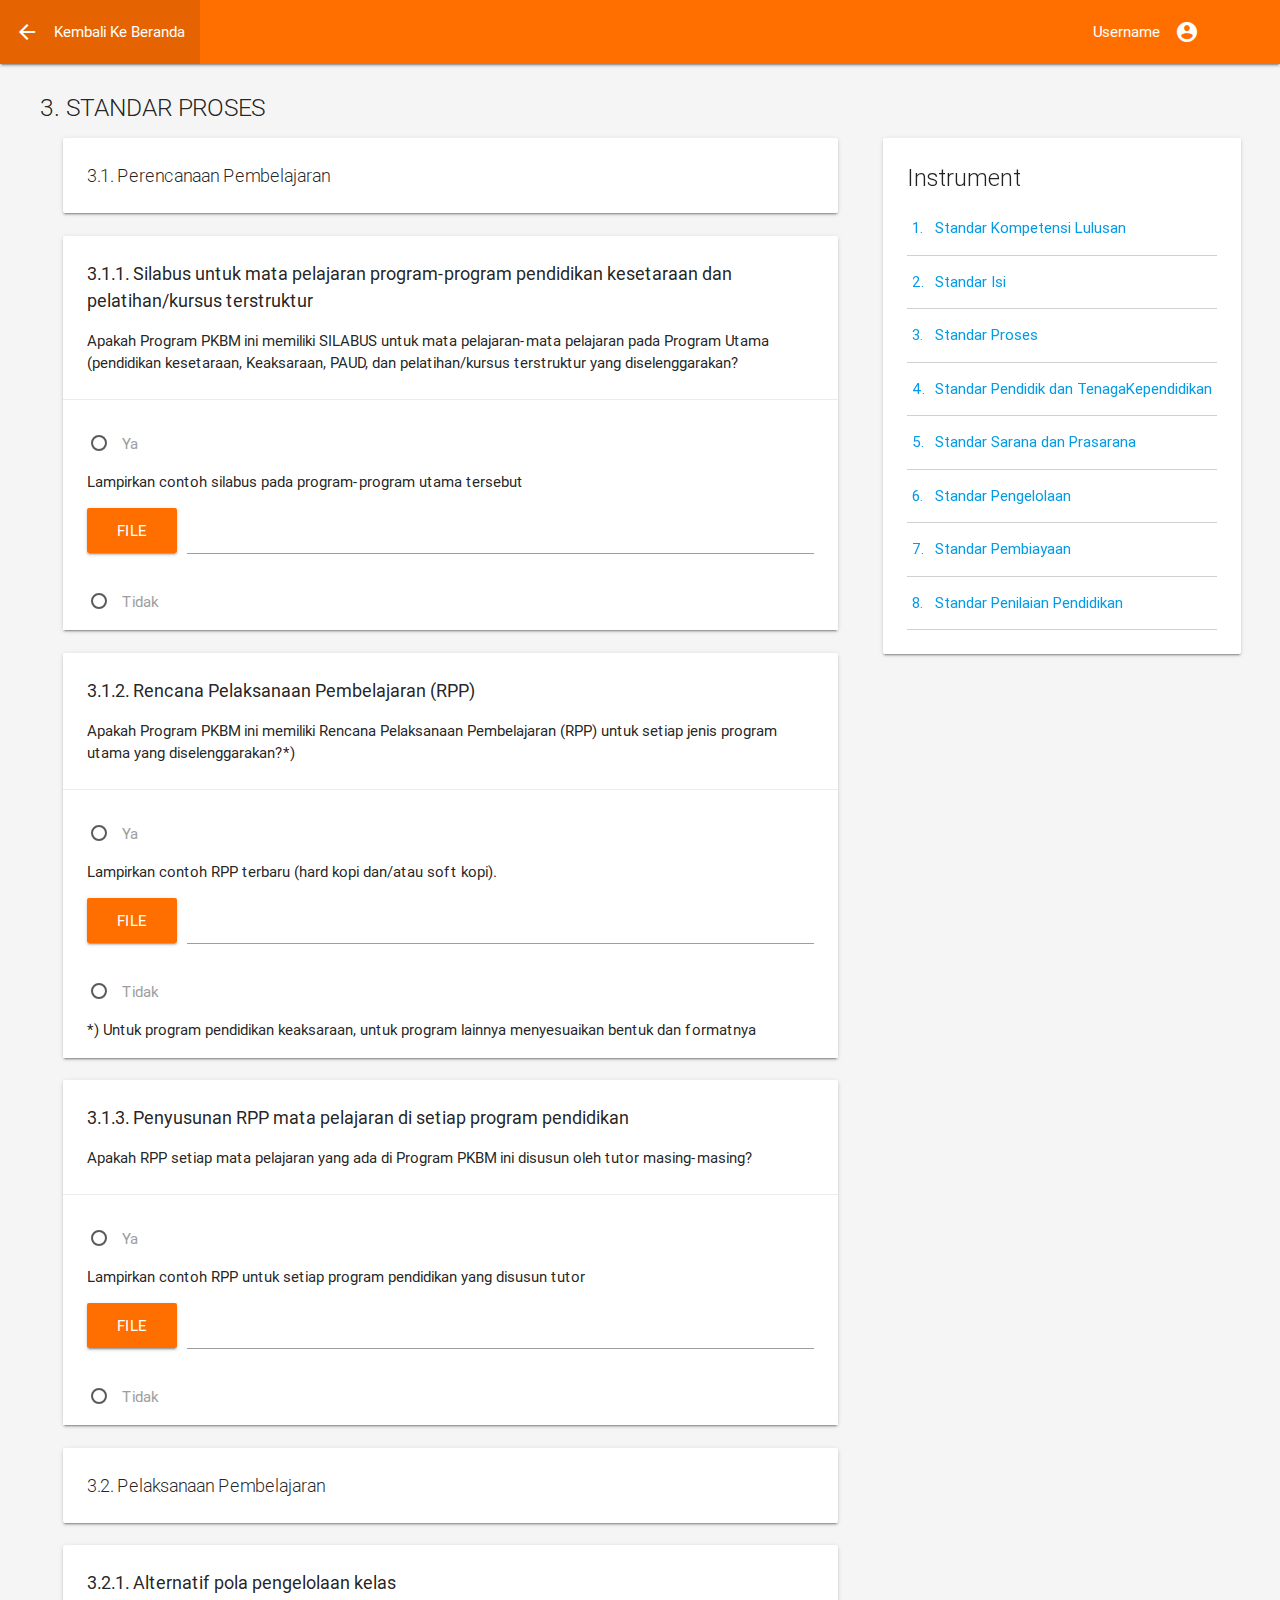
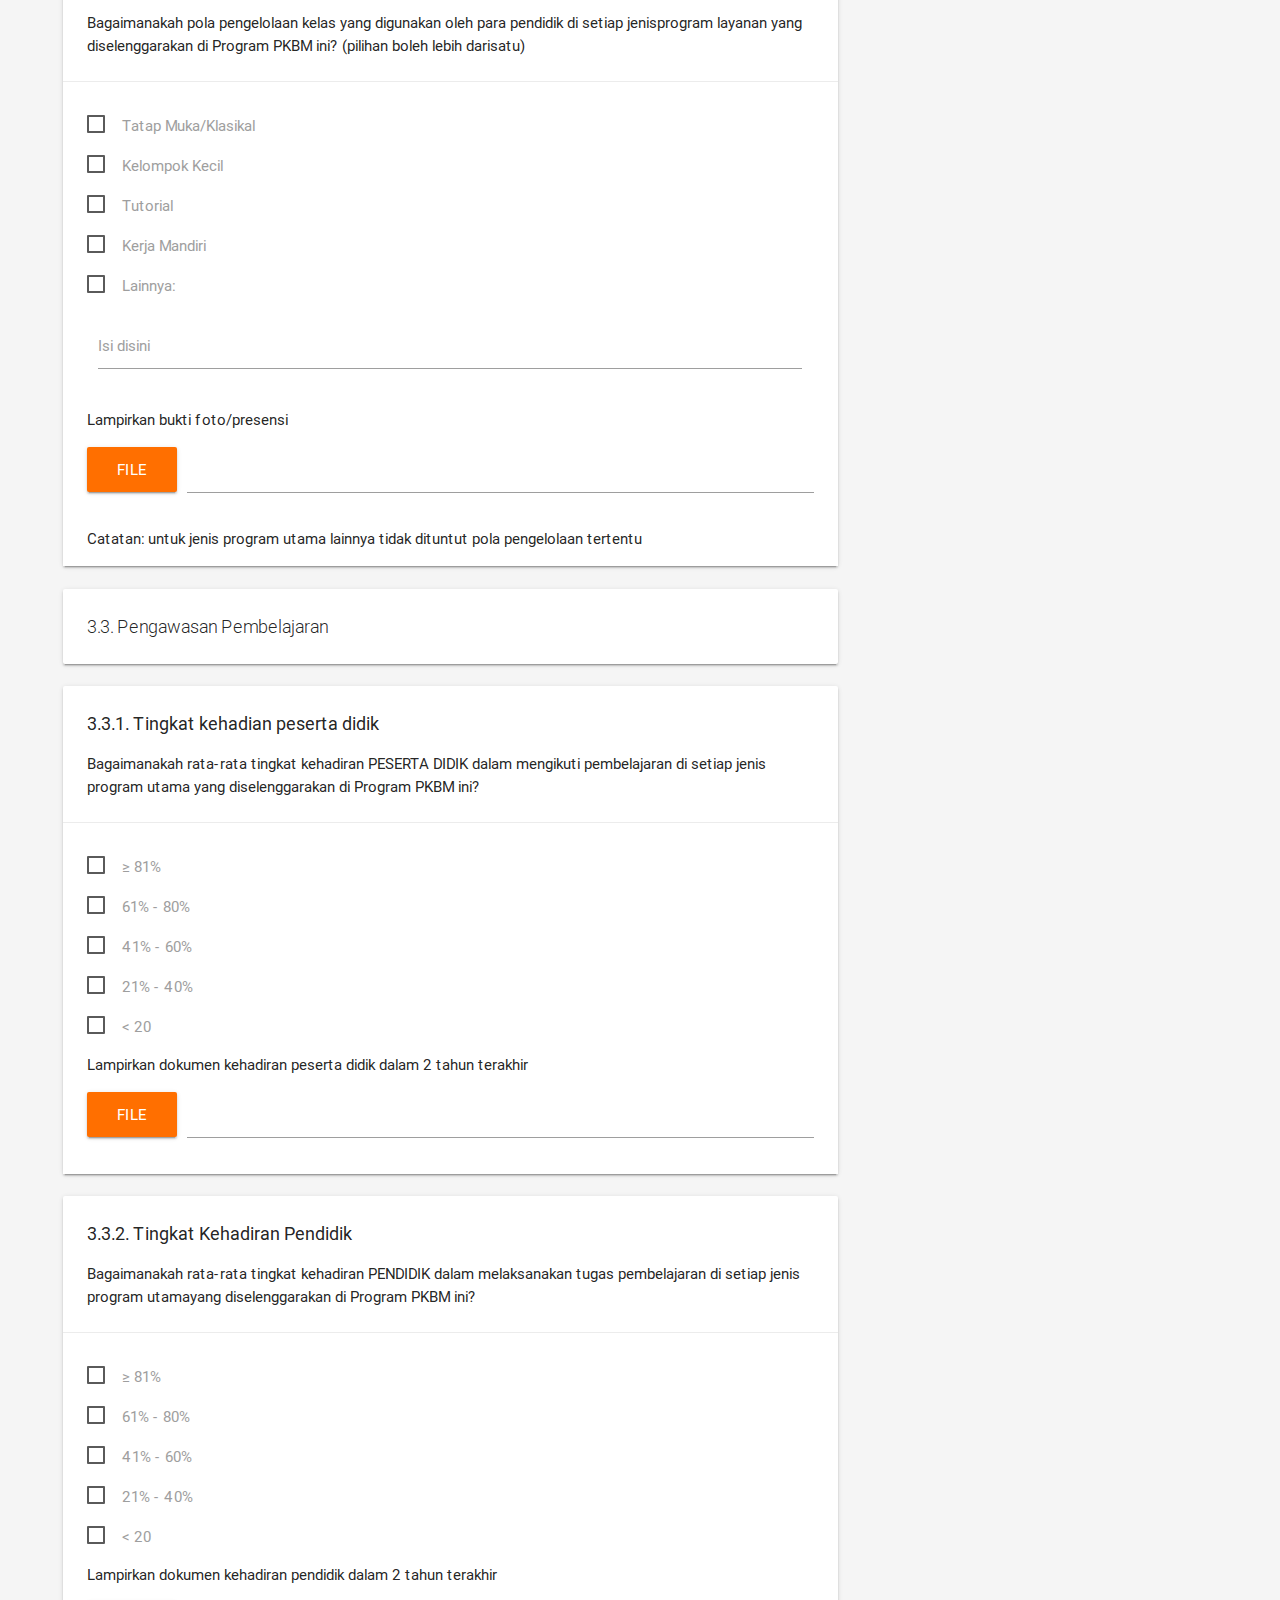
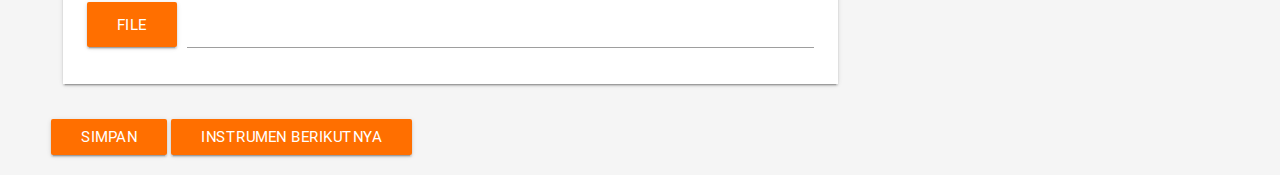
<file: quest3.html>
<!DOCTYPE html>
<html lang="en">
    <head>
        <meta charset="UTF-8">
        <title>Document</title>
        <link rel="stylesheet" type="text/css" href="css/materialize.min.css">
        <link rel="stylesheet" type="text/css" href="css/style.css">
        <link href="https://fonts.googleapis.com/icon?family=Material+Icons"
            rel="stylesheet">
        <style type="text/css">
            .dropdown-content{
                margin-top: 64px;
            }
            .custom-container {
                margin-top: 30px;
                margin-left: 40px;
                margin-right: 10px;
            }
        </style>
        </head>
        <body class="grey lighten-4">
            
            <!-- navbar -->
            <ul id="dropdown1" class="dropdown-content">
              <li><a href="#!">Logout</a></li>
            </ul>

            <nav class="custom-nav">
                <div class="">
                    <div class="nav-wrapper">
                        <div class="row">
                            <ul>
                                <li><a href="home.html"><i class="material-icons left">arrow_back</i> Kembali Ke Beranda</a></li>
                            </ul>
                            <div class="col s2 right">
                                <ul>
                                    <li><a href="#" class="dropdown-button" href="#!" data-activates="dropdown1">Username<i class="material-icons right">account_circle</i></a></li>
                                </ul>
                            </div>
                        </div>
                    </div>
                </div>
              </nav>
            <!-- content -->
            <div class="custom-container">
                <h5 style="font-weight: 300">3. STANDAR PROSES</h5>
                <div class="row">
                    <div class="col s8">
                        <div class="quest-item">
                            <div class="row">
                                <div class="col s12">
                                    <div class="card">
                                        <div class="card-content custom-top">
                                            <p class="card-title-custom">3.1. Perencanaan Pembelajaran</p>
                                        </div>
                                    </div>
                                </div>

                                <div class="col s12">
                                  <div class="card">
                                    <div class="card-content">

                                      <p class="title-small">3.1.1. Silabus untuk mata pelajaran program-program pendidikan kesetaraan dan pelatihan/kursus terstruktur</p>
                                      <p class="quest">Apakah Program PKBM ini memiliki SILABUS untuk mata pelajaran-mata pelajaran pada Program Utama (pendidikan kesetaraan, Keaksaraan, PAUD, dan pelatihan/kursus terstruktur yang diselenggarakan?</p>
                                    </div>
                                    <div class="card-action">
                                      <form action="#">
                                          <p>
	                                          <input name="group1" type="radio" id="radio1" />
	                                          <label for="radio1">Ya</label>
	                                          <p>Lampirkan contoh silabus pada program-program utama tersebut</p>
	                                            <div class="file-field input-field">
	                                                <div class="btn amber darken-4">
	                                                    <span>File</span>
	                                                    <input type="file">
	                                                </div>
	                                                <div class="file-path-wrapper">
	                                                    <input class="file-path validate" type="text" pl>
	                                                </div>
	                                            </div>
	                                       </p>
                                          <p>
                                              <input name="group1" type="radio" id="radio2" />
                                              <label for="radio2">Tidak</label>
                                          </p>
                                      </form>
                                    </div>
                                  </div>
                                </div>
                                
                                <div class="col s12">
                                  <div class="card">
                                    <div class="card-content">
                                          <p class="title-small">3.1.2. Rencana Pelaksanaan Pembelajaran (RPP)</p>
                                          <p class="quest">Apakah Program PKBM ini memiliki Rencana Pelaksanaan Pembelajaran (RPP) untuk setiap jenis program utama yang diselenggarakan?*)</p>
                                    </div>
                                    <div class="card-action">
                                      <form action="#">
                                          <p>
                                              <input name="group1" type="radio" id="radio3" />
                                              <label for="radio3">Ya</label>
                                              <p>Lampirkan contoh RPP terbaru (hard kopi dan/atau soft kopi).</p>
	                                            <div class="file-field input-field">
	                                                <div class="btn amber darken-4">
	                                                    <span>File</span>
	                                                    <input type="file">
	                                                </div>
	                                                <div class="file-path-wrapper">
	                                                    <input class="file-path validate" type="text" pl>
	                                                </div>
	                                            </div>
                                          </p>
                                          <p>
                                              <input name="group1" type="radio" id="radio4" />
                                              <label for="radio4">Tidak</label>
                                          </p>
                                          <p>*) Untuk program pendidikan keaksaraan, untuk program lainnya menyesuaikan bentuk dan formatnya</p>
                                      </form>
                                    </div>
                                  </div>
                                </div>

                                <div class="col s12">
                                  <div class="card">
                                    <div class="card-content">
                                          <p class="title-small">3.1.3. Penyusunan RPP mata pelajaran di setiap program pendidikan</p>
                                          <p class="quest">Apakah RPP setiap mata pelajaran yang ada di Program PKBM ini disusun oleh tutor masing-masing?</p>
                                    </div>
                                    <div class="card-action">
                                      <form action="#">
                                          <p>
                                              <input name="group1" type="radio" id="radio5" />
                                              <label for="radio5">Ya</label>
                                              <p>Lampirkan contoh RPP untuk setiap program pendidikan yang disusun tutor</p>
	                                            <div class="file-field input-field">
	                                                <div class="btn amber darken-4">
	                                                    <span>File</span>
	                                                    <input type="file">
	                                                </div>
	                                                <div class="file-path-wrapper">
	                                                    <input class="file-path validate" type="text" pl>
	                                                </div>
	                                            </div>
                                          </p>
                                          <p>
                                              <input name="group1" type="radio" id="radio6" />
                                              <label for="radio6">Tidak</label>
                                          </p>
                                      </form>
                                    </div>
                                  </div>
                                </div>
                                
                                <div class="col s12">
                                    <div class="card">
                                        <div class="card-content custom-top">
                                            <p class="card-title-custom">3.2. Pelaksanaan Pembelajaran</p>
                                        </div>
                                    </div>
                                </div>

                                <div class="col s12">
                                  <div class="card">
                                    <div class="card-content">

                                      <p class="title-small">3.2.1. Alternatif pola pengelolaan kelas</p>
                                      <p class="quest">Bagaimanakah pola pengelolaan kelas yang digunakan oleh para pendidik di setiap jenisprogram layanan yang diselenggarakan di Program PKBM ini? (pilihan boleh lebih darisatu)</p>
                                    </div>
                                    
                                    <div class="card-action">
                                      <form action="#">
                                        <p>
                                            <input type="checkbox" id="check1" />
                                            <label for="check1">Tatap Muka/Klasikal</label>
                                        </p>
                                        <p>
                                            <input type="checkbox" id="check2"  />
                                            <label for="check2">Kelompok Kecil</label>
                                        </p>
                                        <p>
                                            <input type="checkbox" id="check3"  />
                                            <label for="check3">Tutorial</label>
                                        </p>
                                        <p>
                                            <input type="checkbox" id="check4"  />
                                            <label for="check4">Kerja Mandiri</label>
                                        </p>
                                        <p>
                                            <input type="checkbox" id="check5"  />
                                            <label for="check5">Lainnya:</label>
                                            <div class="row">
                                                <div class="input-field col s12">
                                                    <input id="email" type="email" class="validate">
                                                    <label for="email">Isi disini</label>
                                                </div>
                                            </div>
                                        </p>
                                        <p>Lampirkan bukti foto/presensi</p>
										<div class="file-field input-field">
											<div class="btn amber darken-4">
												<span>File</span>
												<input type="file">
											</div>
											<div class="file-path-wrapper">
												<input class="file-path validate" type="text" pl>
											</div>
										</div>

                                        <p>Catatan: untuk jenis program utama lainnya tidak dituntut pola pengelolaan tertentu</p>
                                      </form>
                                    </div>
                                  </div>
                                </div>

                                <div class="col s12">
                                    <div class="card">
                                        <div class="card-content custom-top">
                                            <p class="card-title-custom">3.3. Pengawasan Pembelajaran</p>
                                        </div>
                                    </div>
                                </div>

                                <div class="col s12">
                                  <div class="card">
                                    <div class="card-content">

                                      <p class="title-small">3.3.1. Tingkat kehadian peserta didik</p>
                                      <p class="quest">Bagaimanakah rata-rata tingkat kehadiran PESERTA DIDIK dalam mengikuti pembelajaran di setiap jenis program utama yang diselenggarakan di Program PKBM ini?</p>
                                    </div>
                                    
                                    <div class="card-action">
                                      <form action="#">
                                        <p>
                                            <input type="checkbox" id="check6" />
                                            <label for="check6"> ≥ 81%</label>
                                        </p>
                                        <p>
                                            <input type="checkbox" id="check7"  />
                                            <label for="check7"> 61% - 80%</label>
                                        </p>
                                        <p>
                                            <input type="checkbox" id="check8"  />
                                            <label for="check8"> 41% - 60%</label>
                                        </p>
                                        <p>
                                            <input type="checkbox" id="check9"  />
                                            <label for="check9"> 21% - 40%</label>
                                        </p>
                                        <p>
                                            <input type="checkbox" id="check10"  />
                                            <label for="check10"> < 20</label>
                                        </p>
                                        <p>Lampirkan dokumen kehadiran peserta didik dalam 2 tahun terakhir</p>
										<div class="file-field input-field">
											<div class="btn amber darken-4">
												<span>File</span>
												<input type="file">
											</div>
											<div class="file-path-wrapper">
												<input class="file-path validate" type="text" pl>
											</div>
										</div>
                                      </form>
                                    </div>
                                  </div>
                                </div>

                                <div class="col s12">
                                  <div class="card">
                                    <div class="card-content">

                                      <p class="title-small">3.3.2. Tingkat Kehadiran Pendidik</p>
                                      <p class="quest">Bagaimanakah rata-rata tingkat kehadiran PENDIDIK dalam melaksanakan tugas pembelajaran di setiap jenis program utamayang diselenggarakan di Program PKBM ini?</p>
                                    </div>
                                    
                                    <div class="card-action">
                                      <form action="#">
                                          <p>
                                            <input type="checkbox" id="check6" />
                                            <label for="check6"> ≥ 81%</label>
                                        </p>
                                        <p>
                                            <input type="checkbox" id="check7"  />
                                            <label for="check7"> 61% - 80%</label>
                                        </p>
                                        <p>
                                            <input type="checkbox" id="check8"  />
                                            <label for="check8"> 41% - 60%</label>
                                        </p>
                                        <p>
                                            <input type="checkbox" id="check9"  />
                                            <label for="check9"> 21% - 40%</label>
                                        </p>
                                        <p>
                                            <input type="checkbox" id="check10"  />
                                            <label for="check10"> < 20</label>
                                        </p>
                                        <p>Lampirkan dokumen kehadiran pendidik dalam 2 tahun terakhir</p>
										<div class="file-field input-field">
											<div class="btn amber darken-4">
												<span>File</span>
												<input type="file">
											</div>
											<div class="file-path-wrapper">
												<input class="file-path validate" type="text" pl>
											</div>
										</div>
                                      </form>
                                    </div>
                                  </div>
                                </div>

                            </div>
                        </div>
                        <a class="waves-effect waves-light btn amber darken-4" href="home.html">Simpan</a>
                        <a class="waves-effect waves-light btn amber darken-4" href="quest4.html">Instrumen Berikutnya</a>
                    </div>
                    <div class="col s4">
                        <div class="instrumen">
                            <div class="row">
                                <div class="col s12">
                                    <div class="card" style="position: fixed;">
                                        <div class="card-content ">
                                            <span class="card-title">Instrument</span>
                                                <table class="bordered">
                                                    <tbody style="color: #039be5">
                                                        <tr>
                                                            <td>1.</td>
                                                            <td><a href="quest.html">Standar Kompetensi Lulusan</a></td>
                                                        </tr>
                                                        <tr>
                                                            <td>2.</td>
                                                            <td><a href="quest2.html">Standar Isi</a></td>
                                                        </tr>
                                                        <tr>
                                                            <td>3.</td>
                                                            <td><a href="quest3.html">Standar Proses</a></td>
                                                        </tr>
                                                        <tr>
                                                            <td>4.</td>
                                                            <td><a href="quest4.html">Standar Pendidik dan TenagaKependidikan</a></td>
                                                        </tr>
                                                        <tr>
                                                            <td>5.</td>
                                                            <td><a href="quest5.html">Standar Sarana dan Prasarana</a></td>
                                                        </tr>
                                                        <tr>
                                                            <td>6.</td>
                                                            <td><a href="quest6.html">Standar Pengelolaan</a></td>
                                                        </tr>
                                                        <tr>
                                                            <td>7.</td>
                                                            <td><a href="quest7.html">Standar Pembiayaan</a></td>
                                                        </tr>
                                                        <tr>
                                                            <td>8.</td>
                                                            <td><a href="quest8.html">Standar Penilaian Pendidikan</a></td>
                                                        </tr>
                                                    </tbody>
                                                </table>
                                        </div>
                                    </div>
                                </div>
                            </div>
                        </div>
                    </div>
                </div>
            </div>
                     

            <script type="text/javascript" src="js/jquery-3.1.1.min.js"></script>
            <script type="text/javascript" src="js/materialize.min.js"></script>
            <script type="text/javascript">
                
            </script>
        </body>
    </html>
</file>
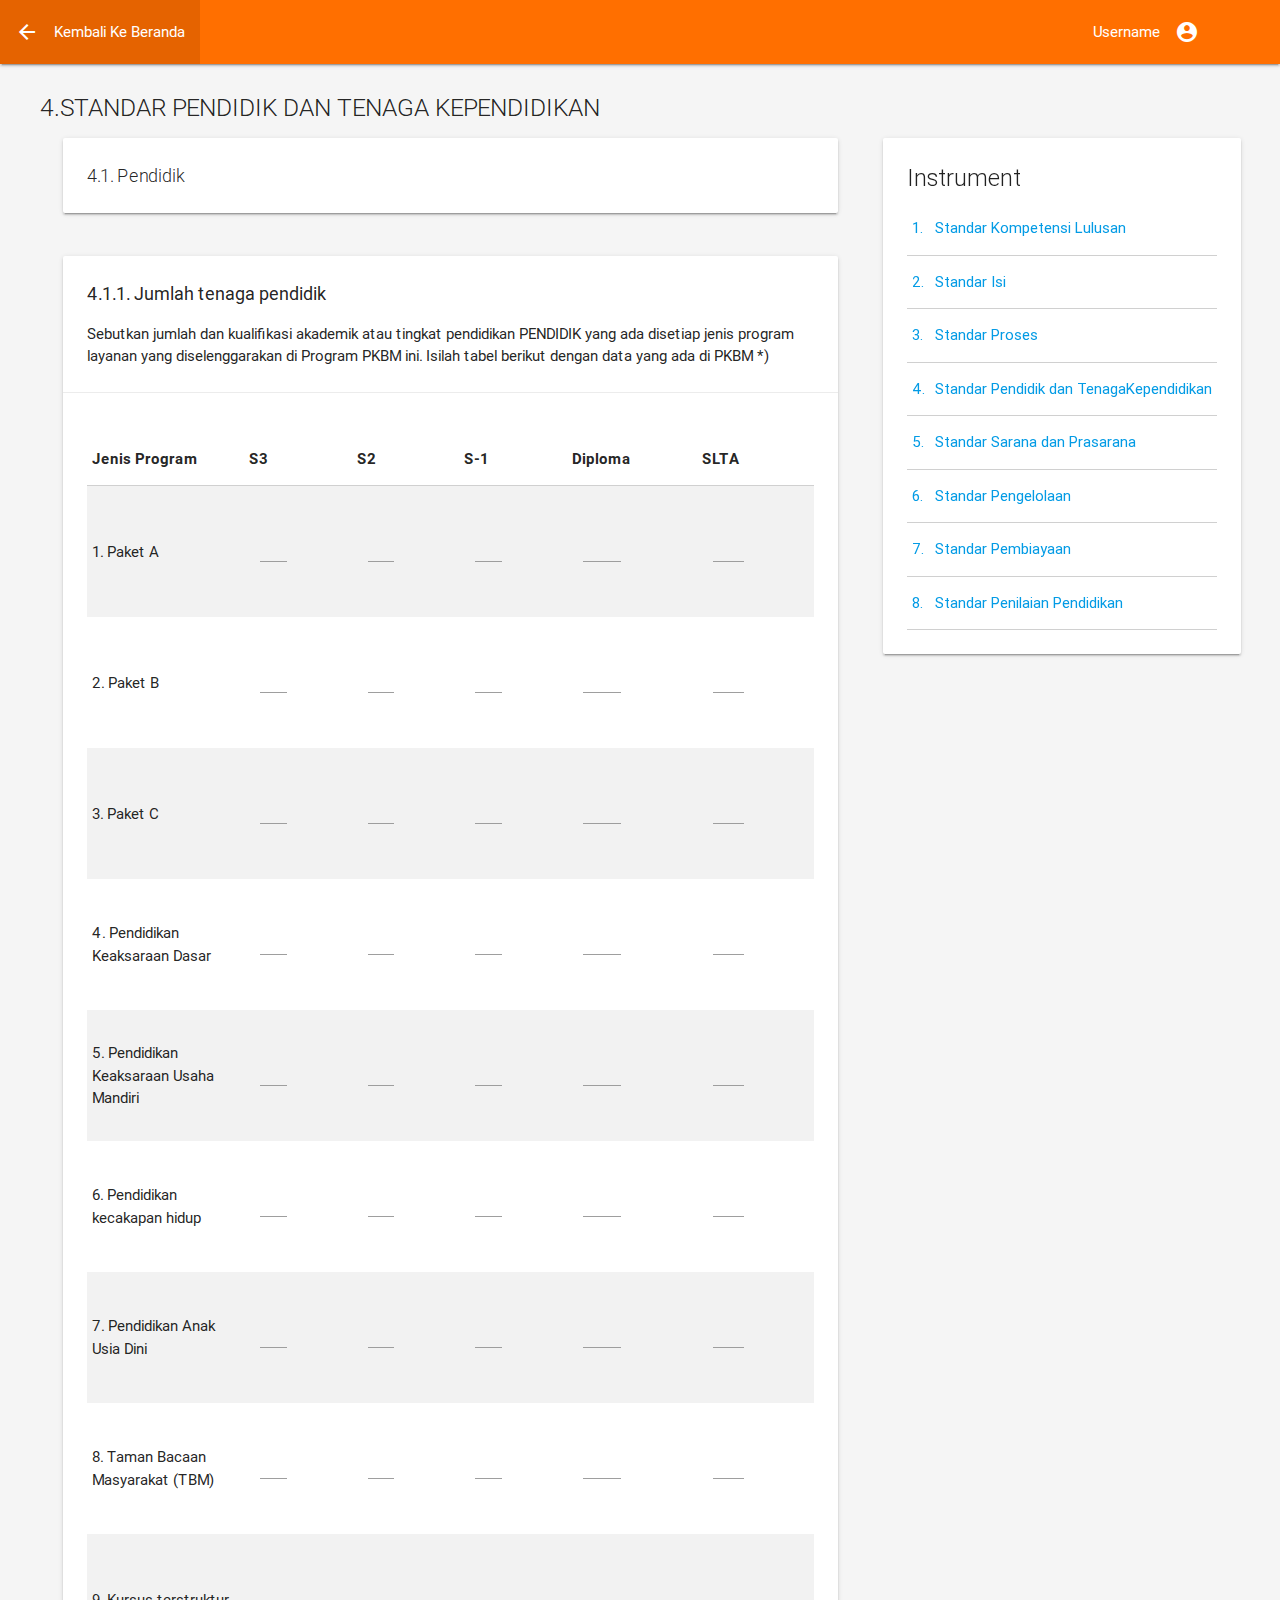
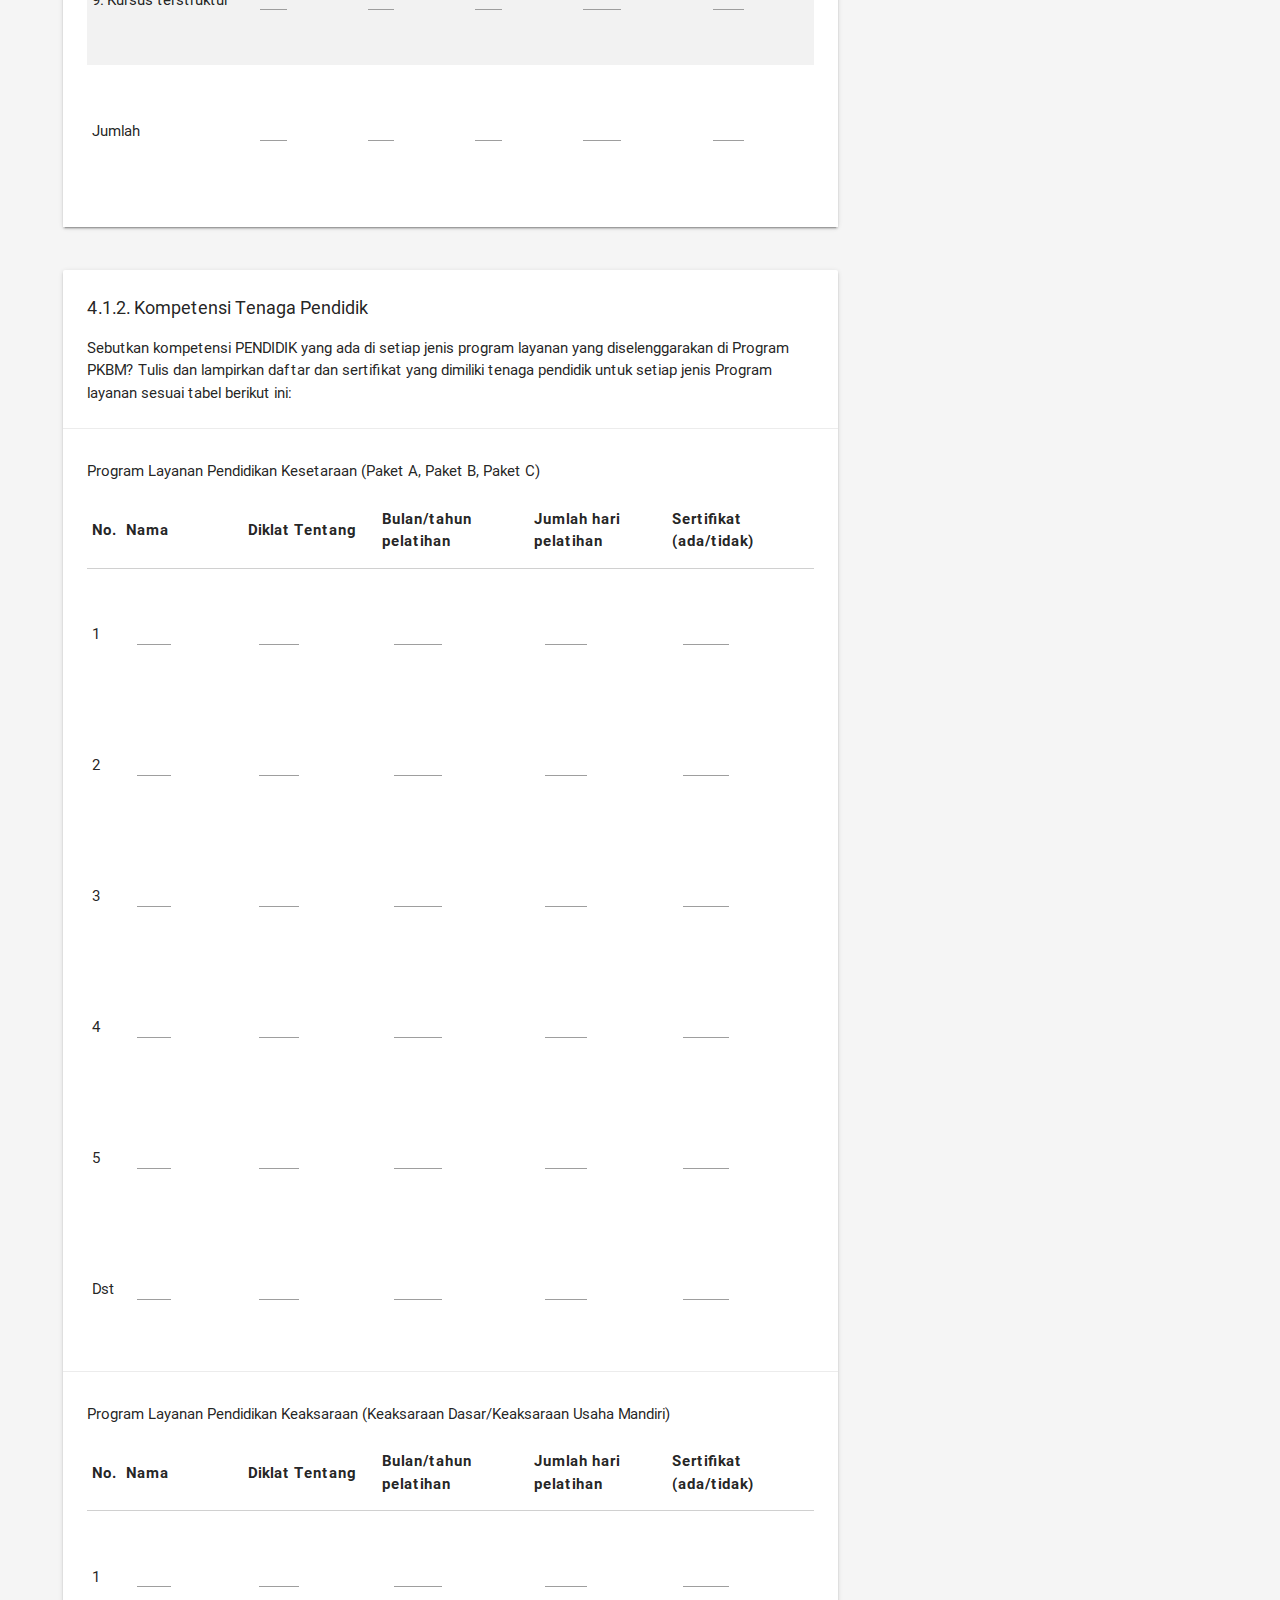
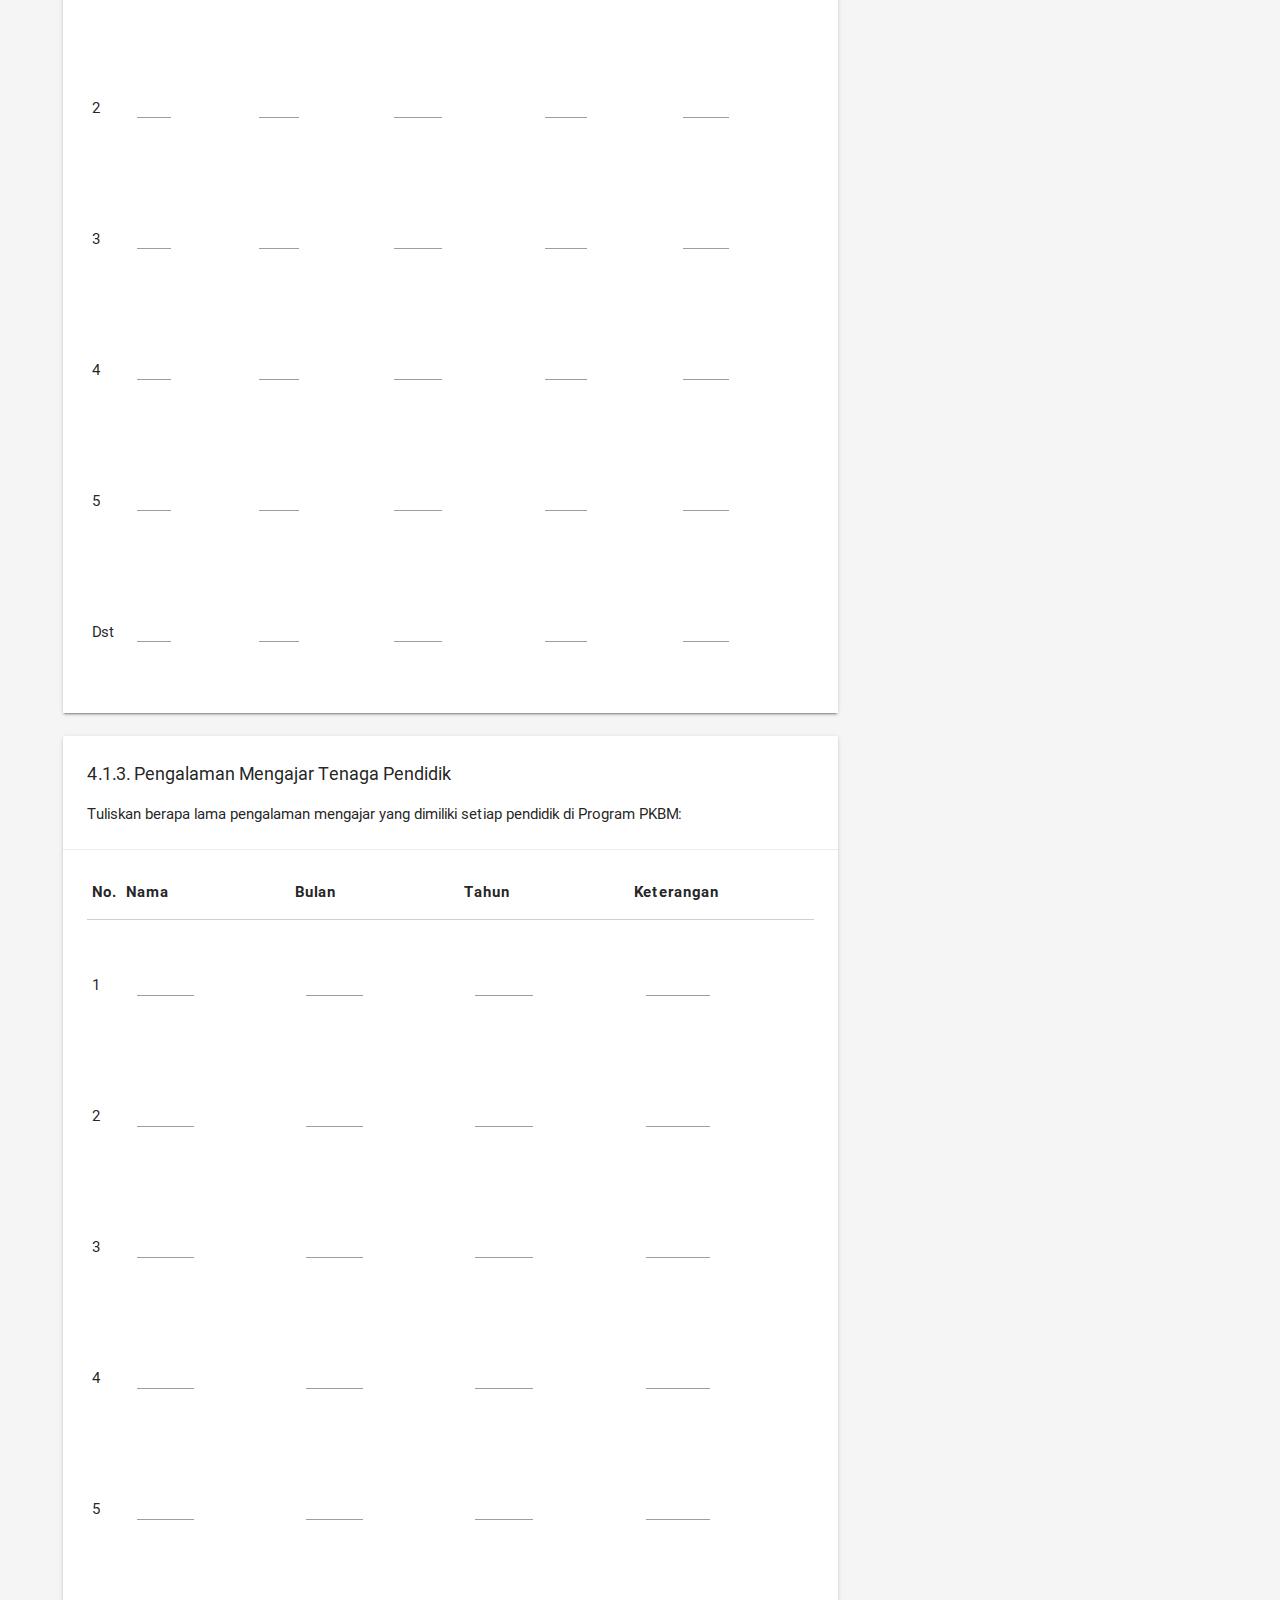
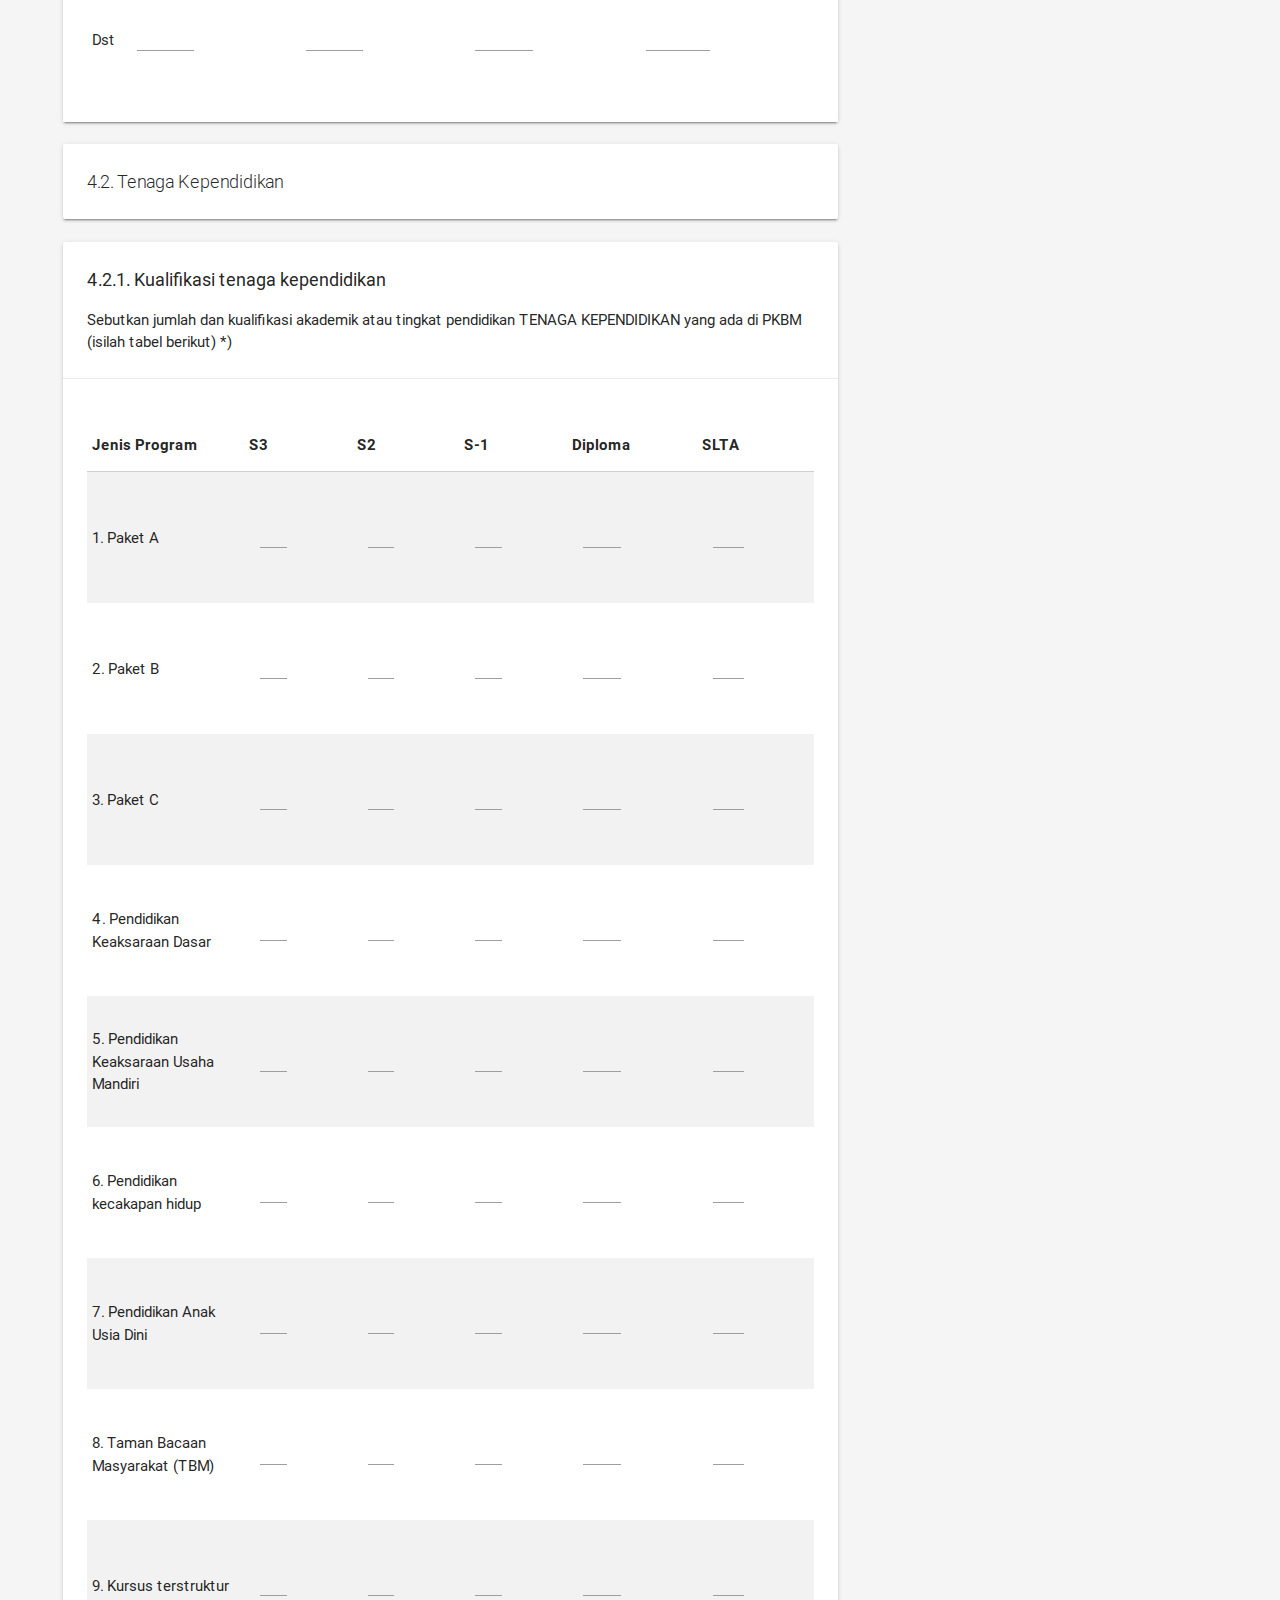
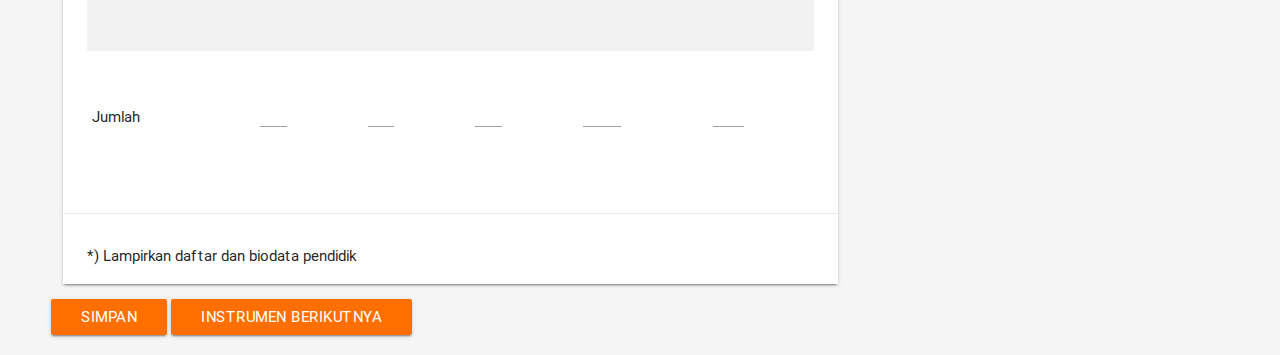
<file: quest4.html>
<!DOCTYPE html>
<html lang="en">
    <head>
        <meta charset="UTF-8">
        <title>Document</title>
        <link rel="stylesheet" type="text/css" href="css/materialize.min.css">
        <link rel="stylesheet" type="text/css" href="css/style.css">
        <link href="https://fonts.googleapis.com/icon?family=Material+Icons"
            rel="stylesheet">
        <style type="text/css">
            .dropdown-content{
                margin-top: 64px;
            }
            .custom-container {
                margin-top: 30px;
                margin-left: 40px;
                margin-right: 10px;
            }
        </style>
        </head>
        <body class="grey lighten-4">
            
            <!-- navbar -->
            <ul id="dropdown1" class="dropdown-content">
              <li><a href="#!">Logout</a></li>
            </ul>

            <nav class="custom-nav">
                <div class="">
                    <div class="nav-wrapper">
                        <div class="row">
                            <ul>
                                <li><a href="home.html"><i class="material-icons left">arrow_back</i> Kembali Ke Beranda</a></li>
                            </ul>
                            <div class="col s2 right">
                                <ul>
                                    <li><a href="#" class="dropdown-button" href="#!" data-activates="dropdown1">Username<i class="material-icons right">account_circle</i></a></li>
                                </ul>
                            </div>
                        </div>
                    </div>
                </div>
              </nav>
            <!-- content -->
            <div class="custom-container">
                <h5 style="font-weight: 300">4.STANDAR PENDIDIK DAN TENAGA KEPENDIDIKAN</h5>
                <div class="row">
                    <div class="col s8">
                        <div class="quest-item">
                            <div class="row">

                                <div class="col s12">
                                    <div class="row">
                                        <div class="card">
                                            <div class="card-content custom-top">
                                                <p class="card-title-custom">4.1. Pendidik</p>
                                            </div>
                                        </div>
                                    </div>
                                </div>

                                <div class="col s12">
                                    <div class="card">
                                        <div class="card-content">
                                            <p class="title-small">4.1.1. Jumlah tenaga pendidik</p>
                                            <p class="quest">Sebutkan jumlah dan kualifikasi akademik atau tingkat pendidikan PENDIDIK yang ada disetiap jenis program layanan yang diselenggarakan di Program PKBM ini. Isilah tabel berikut dengan data yang ada di PKBM *)</p>
                                        </div>
                                        <div class="card-action">
                                            <form action="">
                                                <p>
                                                    <table class="striped responsive-table" style="margin-top: 24px;">
                                                        <thead>
                                                            <tr>
                                                                <th>Jenis Program</th>
                                                                <th>S3</th>
                                                                <th>S2</th>
                                                                <th>S-1</th>
                                                                <th>Diploma</th>
                                                                <th>SLTA</th>
                                                            </tr>
                                                        </thead>
                                                        <tbody>
                                                            <tr>
                                                                <td>1. Paket A</td>
                                                                <td>
                                                                    <div class="row">
                                                                        <div class="input-field col s6">
                                                                            <input placeholder="" id="first_name" type="text" class="validate">
                                                                            <label for="first_name"></label>
                                                                        </div>
                                                                    </div>
                                                                </td>
                                                                <td>
                                                                    <div class="row">
                                                                        <div class="input-field col s6">
                                                                            <input placeholder="" id="first_name" type="text" class="validate">
                                                                            <label for="first_name"></label>
                                                                        </div>
                                                                    </div>
                                                                </td>
                                                                <td>
                                                                    <div class="row">
                                                                        <div class="input-field col s6">
                                                                            <input placeholder="" id="first_name" type="text" class="validate">
                                                                            <label for="first_name"></label>
                                                                        </div>
                                                                    </div>
                                                                </td>
                                                                <td>
                                                                    <div class="row">
                                                                        <div class="input-field col s6">
                                                                            <input placeholder="" id="first_name" type="text" class="validate">
                                                                            <label for="first_name"></label>
                                                                        </div>
                                                                    </div>
                                                                </td>
                                                                <td>
                                                                    <div class="row">
                                                                        <div class="input-field col s6">
                                                                            <input placeholder="" id="first_name" type="text" class="validate">
                                                                            <label for="first_name"></label>
                                                                        </div>
                                                                    </div>
                                                                </td>
                                                            </tr>
                                                            <tr>
                                                                <td>2. Paket B</td>
                                                                <td>
                                                                    <div class="row">
                                                                        <div class="input-field col s6">
                                                                            <input placeholder="" id="first_name" type="text" class="validate">
                                                                            <label for="first_name"></label>
                                                                        </div>
                                                                    </div>
                                                                </td>
                                                                <td>
                                                                    <div class="row">
                                                                        <div class="input-field col s6">
                                                                            <input placeholder="" id="first_name" type="text" class="validate">
                                                                            <label for="first_name"></label>
                                                                        </div>
                                                                    </div>
                                                                </td>
                                                                <td>
                                                                    <div class="row">
                                                                        <div class="input-field col s6">
                                                                            <input placeholder="" id="first_name" type="text" class="validate">
                                                                            <label for="first_name"></label>
                                                                        </div>
                                                                    </div>
                                                                </td>
                                                                <td>
                                                                    <div class="row">
                                                                        <div class="input-field col s6">
                                                                            <input placeholder="" id="first_name" type="text" class="validate">
                                                                            <label for="first_name"></label>
                                                                        </div>
                                                                    </div>
                                                                </td>
                                                                <td>
                                                                    <div class="row">
                                                                        <div class="input-field col s6">
                                                                            <input placeholder="" id="first_name" type="text" class="validate">
                                                                            <label for="first_name"></label>
                                                                        </div>
                                                                    </div>
                                                                </td>
                                                            </tr>
                                                            <tr>
                                                                <td>3. Paket C</td>
                                                                <td>
                                                                    <div class="row">
                                                                        <div class="input-field col s6">
                                                                            <input placeholder="" id="first_name" type="text" class="validate">
                                                                            <label for="first_name"></label>
                                                                        </div>
                                                                    </div>
                                                                </td>
                                                                <td>
                                                                    <div class="row">
                                                                        <div class="input-field col s6">
                                                                            <input placeholder="" id="first_name" type="text" class="validate">
                                                                            <label for="first_name"></label>
                                                                        </div>
                                                                    </div>
                                                                </td>
                                                                <td>
                                                                    <div class="row">
                                                                        <div class="input-field col s6">
                                                                            <input placeholder="" id="first_name" type="text" class="validate">
                                                                            <label for="first_name"></label>
                                                                        </div>
                                                                    </div>
                                                                </td>
                                                                <td>
                                                                    <div class="row">
                                                                        <div class="input-field col s6">
                                                                            <input placeholder="" id="first_name" type="text" class="validate">
                                                                            <label for="first_name"></label>
                                                                        </div>
                                                                    </div>
                                                                </td>
                                                                <td>
                                                                    <div class="row">
                                                                        <div class="input-field col s6">
                                                                            <input placeholder="" id="first_name" type="text" class="validate">
                                                                            <label for="first_name"></label>
                                                                        </div>
                                                                    </div>
                                                                </td>
                                                            </tr>
                                                            <tr>
                                                                <td>4. Pendidikan Keaksaraan Dasar</td>
                                                                <td>
                                                                    <div class="row">
                                                                        <div class="input-field col s6">
                                                                            <input placeholder="" id="first_name" type="text" class="validate">
                                                                            <label for="first_name"></label>
                                                                        </div>
                                                                    </div>
                                                                </td>
                                                                <td>
                                                                    <div class="row">
                                                                        <div class="input-field col s6">
                                                                            <input placeholder="" id="first_name" type="text" class="validate">
                                                                            <label for="first_name"></label>
                                                                        </div>
                                                                    </div>
                                                                </td>
                                                                <td>
                                                                    <div class="row">
                                                                        <div class="input-field col s6">
                                                                            <input placeholder="" id="first_name" type="text" class="validate">
                                                                            <label for="first_name"></label>
                                                                        </div>
                                                                    </div>
                                                                </td>
                                                                <td>
                                                                    <div class="row">
                                                                        <div class="input-field col s6">
                                                                            <input placeholder="" id="first_name" type="text" class="validate">
                                                                            <label for="first_name"></label>
                                                                        </div>
                                                                    </div>
                                                                </td>
                                                                <td>
                                                                    <div class="row">
                                                                        <div class="input-field col s6">
                                                                            <input placeholder="" id="first_name" type="text" class="validate">
                                                                            <label for="first_name"></label>
                                                                        </div>
                                                                    </div>
                                                                </td>
                                                            </tr>
                                                            <tr>
                                                                <td>5. Pendidikan Keaksaraan Usaha Mandiri</td>
                                                                <td>
                                                                    <div class="row">
                                                                        <div class="input-field col s6">
                                                                            <input placeholder="" id="first_name" type="text" class="validate">
                                                                            <label for="first_name"></label>
                                                                        </div>
                                                                    </div>
                                                                </td>
                                                                <td>
                                                                    <div class="row">
                                                                        <div class="input-field col s6">
                                                                            <input placeholder="" id="first_name" type="text" class="validate">
                                                                            <label for="first_name"></label>
                                                                        </div>
                                                                    </div>
                                                                </td>
                                                                <td>
                                                                    <div class="row">
                                                                        <div class="input-field col s6">
                                                                            <input placeholder="" id="first_name" type="text" class="validate">
                                                                            <label for="first_name"></label>
                                                                        </div>
                                                                    </div>
                                                                </td>
                                                                <td>
                                                                    <div class="row">
                                                                        <div class="input-field col s6">
                                                                            <input placeholder="" id="first_name" type="text" class="validate">
                                                                            <label for="first_name"></label>
                                                                        </div>
                                                                    </div>
                                                                </td>
                                                                <td>
                                                                    <div class="row">
                                                                        <div class="input-field col s6">
                                                                            <input placeholder="" id="first_name" type="text" class="validate">
                                                                            <label for="first_name"></label>
                                                                        </div>
                                                                    </div>
                                                                </td>
                                                            </tr>
                                                            <tr>
                                                                <td>6. Pendidikan kecakapan hidup</td>
                                                                <td>
                                                                    <div class="row">
                                                                        <div class="input-field col s6">
                                                                            <input placeholder="" id="first_name" type="text" class="validate">
                                                                            <label for="first_name"></label>
                                                                        </div>
                                                                    </div>
                                                                </td>
                                                                <td>
                                                                    <div class="row">
                                                                        <div class="input-field col s6">
                                                                            <input placeholder="" id="first_name" type="text" class="validate">
                                                                            <label for="first_name"></label>
                                                                        </div>
                                                                    </div>
                                                                </td>
                                                                <td>
                                                                    <div class="row">
                                                                        <div class="input-field col s6">
                                                                            <input placeholder="" id="first_name" type="text" class="validate">
                                                                            <label for="first_name"></label>
                                                                        </div>
                                                                    </div>
                                                                </td>
                                                                <td>
                                                                    <div class="row">
                                                                        <div class="input-field col s6">
                                                                            <input placeholder="" id="first_name" type="text" class="validate">
                                                                            <label for="first_name"></label>
                                                                        </div>
                                                                    </div>
                                                                </td>
                                                                <td>
                                                                    <div class="row">
                                                                        <div class="input-field col s6">
                                                                            <input placeholder="" id="first_name" type="text" class="validate">
                                                                            <label for="first_name"></label>
                                                                        </div>
                                                                    </div>
                                                                </td>
                                                            </tr>
                                                            <tr>
                                                                <td>7. Pendidikan Anak Usia Dini</td>
                                                                <td>
                                                                    <div class="row">
                                                                        <div class="input-field col s6">
                                                                            <input placeholder="" id="first_name" type="text" class="validate">
                                                                            <label for="first_name"></label>
                                                                        </div>
                                                                    </div>
                                                                </td>
                                                                <td>
                                                                    <div class="row">
                                                                        <div class="input-field col s6">
                                                                            <input placeholder="" id="first_name" type="text" class="validate">
                                                                            <label for="first_name"></label>
                                                                        </div>
                                                                    </div>
                                                                </td>
                                                                <td>
                                                                    <div class="row">
                                                                        <div class="input-field col s6">
                                                                            <input placeholder="" id="first_name" type="text" class="validate">
                                                                            <label for="first_name"></label>
                                                                        </div>
                                                                    </div>
                                                                </td>
                                                                <td>
                                                                    <div class="row">
                                                                        <div class="input-field col s6">
                                                                            <input placeholder="" id="first_name" type="text" class="validate">
                                                                            <label for="first_name"></label>
                                                                        </div>
                                                                    </div>
                                                                </td>
                                                                <td>
                                                                    <div class="row">
                                                                        <div class="input-field col s6">
                                                                            <input placeholder="" id="first_name" type="text" class="validate">
                                                                            <label for="first_name"></label>
                                                                        </div>
                                                                    </div>
                                                                </td>
                                                            </tr>
                                                            <tr>
                                                                <td>8. Taman Bacaan Masyarakat (TBM)</td>
                                                                <td>
                                                                    <div class="row">
                                                                        <div class="input-field col s6">
                                                                            <input placeholder="" id="first_name" type="text" class="validate">
                                                                            <label for="first_name"></label>
                                                                        </div>
                                                                    </div>
                                                                </td>
                                                                <td>
                                                                    <div class="row">
                                                                        <div class="input-field col s6">
                                                                            <input placeholder="" id="first_name" type="text" class="validate">
                                                                            <label for="first_name"></label>
                                                                        </div>
                                                                    </div>
                                                                </td>
                                                                <td>
                                                                    <div class="row">
                                                                        <div class="input-field col s6">
                                                                            <input placeholder="" id="first_name" type="text" class="validate">
                                                                            <label for="first_name"></label>
                                                                        </div>
                                                                    </div>
                                                                </td>
                                                                <td>
                                                                    <div class="row">
                                                                        <div class="input-field col s6">
                                                                            <input placeholder="" id="first_name" type="text" class="validate">
                                                                            <label for="first_name"></label>
                                                                        </div>
                                                                    </div>
                                                                </td>
                                                                <td>
                                                                    <div class="row">
                                                                        <div class="input-field col s6">
                                                                            <input placeholder="" id="first_name" type="text" class="validate">
                                                                            <label for="first_name"></label>
                                                                        </div>
                                                                    </div>
                                                                </td>
                                                            </tr>
                                                            <tr>
                                                                <td>9. Kursus terstruktur </td>
                                                                <td>
                                                                    <div class="row">
                                                                        <div class="input-field col s6">
                                                                            <input placeholder="" id="first_name" type="text" class="validate">
                                                                            <label for="first_name"></label>
                                                                        </div>
                                                                    </div>
                                                                </td>
                                                                <td>
                                                                    <div class="row">
                                                                        <div class="input-field col s6">
                                                                            <input placeholder="" id="first_name" type="text" class="validate">
                                                                            <label for="first_name"></label>
                                                                        </div>
                                                                    </div>
                                                                </td>
                                                                <td>
                                                                    <div class="row">
                                                                        <div class="input-field col s6">
                                                                            <input placeholder="" id="first_name" type="text" class="validate">
                                                                            <label for="first_name"></label>
                                                                        </div>
                                                                    </div>
                                                                </td>
                                                                <td>
                                                                    <div class="row">
                                                                        <div class="input-field col s6">
                                                                            <input placeholder="" id="first_name" type="text" class="validate">
                                                                            <label for="first_name"></label>
                                                                        </div>
                                                                    </div>
                                                                </td>
                                                                <td>
                                                                    <div class="row">
                                                                        <div class="input-field col s6">
                                                                            <input placeholder="" id="first_name" type="text" class="validate">
                                                                            <label for="first_name"></label>
                                                                        </div>
                                                                    </div>
                                                                </td>
                                                            </tr>
                                                            <tr>
                                                                <td>Jumlah</td>
                                                                <td>
                                                                    <div class="row">
                                                                        <div class="input-field col s6">
                                                                            <input placeholder="" id="first_name" type="text" class="validate">
                                                                            <label for="first_name"></label>
                                                                        </div>
                                                                    </div>
                                                                </td>
                                                                <td>
                                                                    <div class="row">
                                                                        <div class="input-field col s6">
                                                                            <input placeholder="" id="first_name" type="text" class="validate">
                                                                            <label for="first_name"></label>
                                                                        </div>
                                                                    </div>
                                                                </td>
                                                                <td>
                                                                    <div class="row">
                                                                        <div class="input-field col s6">
                                                                            <input placeholder="" id="first_name" type="text" class="validate">
                                                                            <label for="first_name"></label>
                                                                        </div>
                                                                    </div>
                                                                </td>
                                                                <td>
                                                                    <div class="row">
                                                                        <div class="input-field col s6">
                                                                            <input placeholder="" id="first_name" type="text" class="validate">
                                                                            <label for="first_name"></label>
                                                                        </div>
                                                                    </div>
                                                                </td>
                                                                <td>
                                                                    <div class="row">
                                                                        <div class="input-field col s6">
                                                                            <input placeholder="" id="first_name" type="text" class="validate">
                                                                            <label for="first_name"></label>
                                                                        </div>
                                                                    </div>
                                                                </td>
                                                            </tr>
                                                        </tbody>
                                                    </table>
                                                </p>
                                            </form>
                                    </div>
                                    </div>

                                </div>
                            </div>

                            <div class="col s12">
                                  <div class="card">
                                    <div class="card-content">

                                      <p class="title-small">4.1.2. Kompetensi Tenaga Pendidik</p>
                                      <p class="quest">Sebutkan kompetensi PENDIDIK yang ada di setiap jenis program layanan yang diselenggarakan di Program PKBM? Tulis dan lampirkan daftar dan sertifikat yang dimiliki tenaga pendidik untuk setiap jenis Program layanan sesuai tabel berikut ini:</p>

                                    </div>
                                    <div class="card-action">
                                      <form action="#">
                                          <p> Program Layanan Pendidikan Kesetaraan (Paket A, Paket B, Paket C)</p>
                                            <table>
                                                <thead>
                                                    <tr>
                                                        <th>No. </th>
                                                        <th>Nama</th>
                                                        <th>Diklat Tentang</th>
                                                        <th>Bulan/tahun pelatihan</th>
                                                        <th>Jumlah hari pelatihan</th>
                                                        <th>Sertifikat (ada/tidak)</th>
                                                    </tr>
                                                </thead>
                                                <tbody>
                                                    <tr>
                                                        <td>1</td>
                                                        <td>
                                                            <div class="row">
                                                                <div class="input-field col s6">
                                                                    <input placeholder="" id="first_name" type="text" class="validate">
                                                                    <label for="first_name"></label>
                                                                </div>
                                                            </div>
                                                        </td>
                                                        <td>
                                                            <div class="row">
                                                                <div class="input-field col s6">
                                                                    <input placeholder="" id="first_name" type="text" class="validate">
                                                                    <label for="first_name"></label>
                                                                </div>
                                                            </div>
                                                        </td>
                                                        <td>
                                                            <div class="row">
                                                                <div class="input-field col s6">
                                                                    <input placeholder="" id="first_name" type="text" class="validate">
                                                                    <label for="first_name"></label>
                                                                </div>
                                                            </div>
                                                        </td>
                                                        <td>
                                                            <div class="row">
                                                                <div class="input-field col s6">
                                                                    <input placeholder="" id="first_name" type="text" class="validate">
                                                                    <label for="first_name"></label>
                                                                </div>
                                                            </div>
                                                        </td>
                                                        <td>
                                                            <div class="row">
                                                                <div class="input-field col s6">
                                                                    <input placeholder="" id="first_name" type="text" class="validate">
                                                                    <label for="first_name"></label>
                                                                </div>
                                                            </div>
                                                        </td>
                                                    </tr>
                                                    <tr>
                                                        <td>2</td>
                                                        <td>
                                                            <div class="row">
                                                                <div class="input-field col s6">
                                                                    <input placeholder="" id="first_name" type="text" class="validate">
                                                                    <label for="first_name"></label>
                                                                </div>
                                                            </div>
                                                        </td>
                                                        <td>
                                                            <div class="row">
                                                                <div class="input-field col s6">
                                                                    <input placeholder="" id="first_name" type="text" class="validate">
                                                                    <label for="first_name"></label>
                                                                </div>
                                                            </div>
                                                        </td>
                                                        <td>
                                                            <div class="row">
                                                                <div class="input-field col s6">
                                                                    <input placeholder="" id="first_name" type="text" class="validate">
                                                                    <label for="first_name"></label>
                                                                </div>
                                                            </div>
                                                        </td>
                                                        <td>
                                                            <div class="row">
                                                                <div class="input-field col s6">
                                                                    <input placeholder="" id="first_name" type="text" class="validate">
                                                                    <label for="first_name"></label>
                                                                </div>
                                                            </div>
                                                        </td>
                                                        <td>
                                                            <div class="row">
                                                                <div class="input-field col s6">
                                                                    <input placeholder="" id="first_name" type="text" class="validate">
                                                                    <label for="first_name"></label>
                                                                </div>
                                                            </div>
                                                        </td>
                                                    </tr>
                                                    <tr>
                                                        <td>3</td>
                                                        <td>
                                                            <div class="row">
                                                                <div class="input-field col s6">
                                                                    <input placeholder="" id="first_name" type="text" class="validate">
                                                                    <label for="first_name"></label>
                                                                </div>
                                                            </div>
                                                        </td>
                                                        <td>
                                                            <div class="row">
                                                                <div class="input-field col s6">
                                                                    <input placeholder="" id="first_name" type="text" class="validate">
                                                                    <label for="first_name"></label>
                                                                </div>
                                                            </div>
                                                        </td>
                                                        <td>
                                                            <div class="row">
                                                                <div class="input-field col s6">
                                                                    <input placeholder="" id="first_name" type="text" class="validate">
                                                                    <label for="first_name"></label>
                                                                </div>
                                                            </div>
                                                        </td>
                                                        <td>
                                                            <div class="row">
                                                                <div class="input-field col s6">
                                                                    <input placeholder="" id="first_name" type="text" class="validate">
                                                                    <label for="first_name"></label>
                                                                </div>
                                                            </div>
                                                        </td>
                                                        <td>
                                                            <div class="row">
                                                                <div class="input-field col s6">
                                                                    <input placeholder="" id="first_name" type="text" class="validate">
                                                                    <label for="first_name"></label>
                                                                </div>
                                                            </div>
                                                        </td>
                                                    </tr>
                                                    <tr>
                                                        <td>4</td>
                                                        <td>
                                                            <div class="row">
                                                                <div class="input-field col s6">
                                                                    <input placeholder="" id="first_name" type="text" class="validate">
                                                                    <label for="first_name"></label>
                                                                </div>
                                                            </div>
                                                        </td>
                                                        <td>
                                                            <div class="row">
                                                                <div class="input-field col s6">
                                                                    <input placeholder="" id="first_name" type="text" class="validate">
                                                                    <label for="first_name"></label>
                                                                </div>
                                                            </div>
                                                        </td>
                                                        <td>
                                                            <div class="row">
                                                                <div class="input-field col s6">
                                                                    <input placeholder="" id="first_name" type="text" class="validate">
                                                                    <label for="first_name"></label>
                                                                </div>
                                                            </div>
                                                        </td>
                                                        <td>
                                                            <div class="row">
                                                                <div class="input-field col s6">
                                                                    <input placeholder="" id="first_name" type="text" class="validate">
                                                                    <label for="first_name"></label>
                                                                </div>
                                                            </div>
                                                        </td>
                                                        <td>
                                                            <div class="row">
                                                                <div class="input-field col s6">
                                                                    <input placeholder="" id="first_name" type="text" class="validate">
                                                                    <label for="first_name"></label>
                                                                </div>
                                                            </div>
                                                        </td>
                                                    </tr>
                                                    <tr>
                                                        <td>5</td>
                                                        <td>
                                                            <div class="row">
                                                                <div class="input-field col s6">
                                                                    <input placeholder="" id="first_name" type="text" class="validate">
                                                                    <label for="first_name"></label>
                                                                </div>
                                                            </div>
                                                        </td>
                                                        <td>
                                                            <div class="row">
                                                                <div class="input-field col s6">
                                                                    <input placeholder="" id="first_name" type="text" class="validate">
                                                                    <label for="first_name"></label>
                                                                </div>
                                                            </div>
                                                        </td>
                                                        <td>
                                                            <div class="row">
                                                                <div class="input-field col s6">
                                                                    <input placeholder="" id="first_name" type="text" class="validate">
                                                                    <label for="first_name"></label>
                                                                </div>
                                                            </div>
                                                        </td>
                                                        <td>
                                                            <div class="row">
                                                                <div class="input-field col s6">
                                                                    <input placeholder="" id="first_name" type="text" class="validate">
                                                                    <label for="first_name"></label>
                                                                </div>
                                                            </div>
                                                        </td>
                                                        <td>
                                                            <div class="row">
                                                                <div class="input-field col s6">
                                                                    <input placeholder="" id="first_name" type="text" class="validate">
                                                                    <label for="first_name"></label>
                                                                </div>
                                                            </div>
                                                        </td>
                                                    </tr>
                                                    <tr>
                                                        <td>Dst</td>
                                                        <td>
                                                            <div class="row">
                                                                <div class="input-field col s6">
                                                                    <input placeholder="" id="first_name" type="text" class="validate">
                                                                    <label for="first_name"></label>
                                                                </div>
                                                            </div>
                                                        </td>
                                                        <td>
                                                            <div class="row">
                                                                <div class="input-field col s6">
                                                                    <input placeholder="" id="first_name" type="text" class="validate">
                                                                    <label for="first_name"></label>
                                                                </div>
                                                            </div>
                                                        </td>
                                                        <td>
                                                            <div class="row">
                                                                <div class="input-field col s6">
                                                                    <input placeholder="" id="first_name" type="text" class="validate">
                                                                    <label for="first_name"></label>
                                                                </div>
                                                            </div>
                                                        </td>
                                                        <td>
                                                            <div class="row">
                                                                <div class="input-field col s6">
                                                                    <input placeholder="" id="first_name" type="text" class="validate">
                                                                    <label for="first_name"></label>
                                                                </div>
                                                            </div>
                                                        </td>
                                                        <td>
                                                            <div class="row">
                                                                <div class="input-field col s6">
                                                                    <input placeholder="" id="first_name" type="text" class="validate">
                                                                    <label for="first_name"></label>
                                                                </div>
                                                            </div>
                                                        </td>
                                                    </tr>
                                                </tbody>
                                            </table>
                                      </form>
                                    </div>
                                    <div class="card-action">
                                      <form action="#">
                                          <p> Program Layanan Pendidikan Keaksaraan (Keaksaraan Dasar/Keaksaraan Usaha Mandiri)</p>
                                            <table>
                                                <thead>
                                                    <tr>
                                                        <th>No. </th>
                                                        <th>Nama</th>
                                                        <th>Diklat Tentang</th>
                                                        <th>Bulan/tahun pelatihan</th>
                                                        <th>Jumlah hari pelatihan</th>
                                                        <th>Sertifikat (ada/tidak)</th>
                                                    </tr>
                                                </thead>
                                                <tbody>
                                                    <tr>
                                                        <td>1</td>
                                                        <td>
                                                            <div class="row">
                                                                <div class="input-field col s6">
                                                                    <input placeholder="" id="first_name" type="text" class="validate">
                                                                    <label for="first_name"></label>
                                                                </div>
                                                            </div>
                                                        </td>
                                                        <td>
                                                            <div class="row">
                                                                <div class="input-field col s6">
                                                                    <input placeholder="" id="first_name" type="text" class="validate">
                                                                    <label for="first_name"></label>
                                                                </div>
                                                            </div>
                                                        </td>
                                                        <td>
                                                            <div class="row">
                                                                <div class="input-field col s6">
                                                                    <input placeholder="" id="first_name" type="text" class="validate">
                                                                    <label for="first_name"></label>
                                                                </div>
                                                            </div>
                                                        </td>
                                                        <td>
                                                            <div class="row">
                                                                <div class="input-field col s6">
                                                                    <input placeholder="" id="first_name" type="text" class="validate">
                                                                    <label for="first_name"></label>
                                                                </div>
                                                            </div>
                                                        </td>
                                                        <td>
                                                            <div class="row">
                                                                <div class="input-field col s6">
                                                                    <input placeholder="" id="first_name" type="text" class="validate">
                                                                    <label for="first_name"></label>
                                                                </div>
                                                            </div>
                                                        </td>
                                                    </tr>
                                                    <tr>
                                                        <td>2</td>
                                                        <td>
                                                            <div class="row">
                                                                <div class="input-field col s6">
                                                                    <input placeholder="" id="first_name" type="text" class="validate">
                                                                    <label for="first_name"></label>
                                                                </div>
                                                            </div>
                                                        </td>
                                                        <td>
                                                            <div class="row">
                                                                <div class="input-field col s6">
                                                                    <input placeholder="" id="first_name" type="text" class="validate">
                                                                    <label for="first_name"></label>
                                                                </div>
                                                            </div>
                                                        </td>
                                                        <td>
                                                            <div class="row">
                                                                <div class="input-field col s6">
                                                                    <input placeholder="" id="first_name" type="text" class="validate">
                                                                    <label for="first_name"></label>
                                                                </div>
                                                            </div>
                                                        </td>
                                                        <td>
                                                            <div class="row">
                                                                <div class="input-field col s6">
                                                                    <input placeholder="" id="first_name" type="text" class="validate">
                                                                    <label for="first_name"></label>
                                                                </div>
                                                            </div>
                                                        </td>
                                                        <td>
                                                            <div class="row">
                                                                <div class="input-field col s6">
                                                                    <input placeholder="" id="first_name" type="text" class="validate">
                                                                    <label for="first_name"></label>
                                                                </div>
                                                            </div>
                                                        </td>
                                                    </tr>
                                                    <tr>
                                                        <td>3</td>
                                                        <td>
                                                            <div class="row">
                                                                <div class="input-field col s6">
                                                                    <input placeholder="" id="first_name" type="text" class="validate">
                                                                    <label for="first_name"></label>
                                                                </div>
                                                            </div>
                                                        </td>
                                                        <td>
                                                            <div class="row">
                                                                <div class="input-field col s6">
                                                                    <input placeholder="" id="first_name" type="text" class="validate">
                                                                    <label for="first_name"></label>
                                                                </div>
                                                            </div>
                                                        </td>
                                                        <td>
                                                            <div class="row">
                                                                <div class="input-field col s6">
                                                                    <input placeholder="" id="first_name" type="text" class="validate">
                                                                    <label for="first_name"></label>
                                                                </div>
                                                            </div>
                                                        </td>
                                                        <td>
                                                            <div class="row">
                                                                <div class="input-field col s6">
                                                                    <input placeholder="" id="first_name" type="text" class="validate">
                                                                    <label for="first_name"></label>
                                                                </div>
                                                            </div>
                                                        </td>
                                                        <td>
                                                            <div class="row">
                                                                <div class="input-field col s6">
                                                                    <input placeholder="" id="first_name" type="text" class="validate">
                                                                    <label for="first_name"></label>
                                                                </div>
                                                            </div>
                                                        </td>
                                                    </tr>
                                                    <tr>
                                                        <td>4</td>
                                                        <td>
                                                            <div class="row">
                                                                <div class="input-field col s6">
                                                                    <input placeholder="" id="first_name" type="text" class="validate">
                                                                    <label for="first_name"></label>
                                                                </div>
                                                            </div>
                                                        </td>
                                                        <td>
                                                            <div class="row">
                                                                <div class="input-field col s6">
                                                                    <input placeholder="" id="first_name" type="text" class="validate">
                                                                    <label for="first_name"></label>
                                                                </div>
                                                            </div>
                                                        </td>
                                                        <td>
                                                            <div class="row">
                                                                <div class="input-field col s6">
                                                                    <input placeholder="" id="first_name" type="text" class="validate">
                                                                    <label for="first_name"></label>
                                                                </div>
                                                            </div>
                                                        </td>
                                                        <td>
                                                            <div class="row">
                                                                <div class="input-field col s6">
                                                                    <input placeholder="" id="first_name" type="text" class="validate">
                                                                    <label for="first_name"></label>
                                                                </div>
                                                            </div>
                                                        </td>
                                                        <td>
                                                            <div class="row">
                                                                <div class="input-field col s6">
                                                                    <input placeholder="" id="first_name" type="text" class="validate">
                                                                    <label for="first_name"></label>
                                                                </div>
                                                            </div>
                                                        </td>
                                                    </tr>
                                                    <tr>
                                                        <td>5</td>
                                                        <td>
                                                            <div class="row">
                                                                <div class="input-field col s6">
                                                                    <input placeholder="" id="first_name" type="text" class="validate">
                                                                    <label for="first_name"></label>
                                                                </div>
                                                            </div>
                                                        </td>
                                                        <td>
                                                            <div class="row">
                                                                <div class="input-field col s6">
                                                                    <input placeholder="" id="first_name" type="text" class="validate">
                                                                    <label for="first_name"></label>
                                                                </div>
                                                            </div>
                                                        </td>
                                                        <td>
                                                            <div class="row">
                                                                <div class="input-field col s6">
                                                                    <input placeholder="" id="first_name" type="text" class="validate">
                                                                    <label for="first_name"></label>
                                                                </div>
                                                            </div>
                                                        </td>
                                                        <td>
                                                            <div class="row">
                                                                <div class="input-field col s6">
                                                                    <input placeholder="" id="first_name" type="text" class="validate">
                                                                    <label for="first_name"></label>
                                                                </div>
                                                            </div>
                                                        </td>
                                                        <td>
                                                            <div class="row">
                                                                <div class="input-field col s6">
                                                                    <input placeholder="" id="first_name" type="text" class="validate">
                                                                    <label for="first_name"></label>
                                                                </div>
                                                            </div>
                                                        </td>
                                                    </tr>
                                                    <tr>
                                                        <td>Dst</td>
                                                        <td>
                                                            <div class="row">
                                                                <div class="input-field col s6">
                                                                    <input placeholder="" id="first_name" type="text" class="validate">
                                                                    <label for="first_name"></label>
                                                                </div>
                                                            </div>
                                                        </td>
                                                        <td>
                                                            <div class="row">
                                                                <div class="input-field col s6">
                                                                    <input placeholder="" id="first_name" type="text" class="validate">
                                                                    <label for="first_name"></label>
                                                                </div>
                                                            </div>
                                                        </td>
                                                        <td>
                                                            <div class="row">
                                                                <div class="input-field col s6">
                                                                    <input placeholder="" id="first_name" type="text" class="validate">
                                                                    <label for="first_name"></label>
                                                                </div>
                                                            </div>
                                                        </td>
                                                        <td>
                                                            <div class="row">
                                                                <div class="input-field col s6">
                                                                    <input placeholder="" id="first_name" type="text" class="validate">
                                                                    <label for="first_name"></label>
                                                                </div>
                                                            </div>
                                                        </td>
                                                        <td>
                                                            <div class="row">
                                                                <div class="input-field col s6">
                                                                    <input placeholder="" id="first_name" type="text" class="validate">
                                                                    <label for="first_name"></label>
                                                                </div>
                                                            </div>
                                                        </td>
                                                    </tr>
                                                </tbody>
                                            </table>
                                      </form>
                                    </div>
                                  </div>
                                </div>

                                <div class="col s12">
                                  <div class="card">
                                    <div class="card-content">

                                      <p class="title-small">4.1.3. Pengalaman Mengajar Tenaga Pendidik</p>
                                      <p class="quest">Tuliskan berapa lama pengalaman mengajar yang dimiliki setiap pendidik di Program PKBM:</p>

                                    </div>
                                    <div class="card-action">
                                      <form action="#">
                                            <table>
                                                <thead>
                                                    <tr>
                                                        <th>No. </th>
                                                        <th>Nama</th>
                                                        <th>Bulan</th>
                                                        <th>Tahun</th>
                                                        <th>Keterangan</th>
                                                    </tr>
                                                </thead>
                                                <tbody>
                                                    <tr>
                                                        <td>1</td>
                                                        <td>
                                                            <div class="row">
                                                                <div class="input-field col s6">
                                                                    <input placeholder="" id="first_name" type="text" class="validate">
                                                                    <label for="first_name"></label>
                                                                </div>
                                                            </div>
                                                        </td>
                                                        <td>
                                                            <div class="row">
                                                                <div class="input-field col s6">
                                                                    <input placeholder="" id="first_name" type="text" class="validate">
                                                                    <label for="first_name"></label>
                                                                </div>
                                                            </div>
                                                        </td>
                                                        <td>
                                                            <div class="row">
                                                                <div class="input-field col s6">
                                                                    <input placeholder="" id="first_name" type="text" class="validate">
                                                                    <label for="first_name"></label>
                                                                </div>
                                                            </div>
                                                        </td>
                                                        <td>
                                                            <div class="row">
                                                                <div class="input-field col s6">
                                                                    <input placeholder="" id="first_name" type="text" class="validate">
                                                                    <label for="first_name"></label>
                                                                </div>
                                                            </div>
                                                        </td>
                                                    </tr>
                                                    <tr>
                                                        <td>2</td>
                                                        <td>
                                                            <div class="row">
                                                                <div class="input-field col s6">
                                                                    <input placeholder="" id="first_name" type="text" class="validate">
                                                                    <label for="first_name"></label>
                                                                </div>
                                                            </div>
                                                        </td>
                                                        <td>
                                                            <div class="row">
                                                                <div class="input-field col s6">
                                                                    <input placeholder="" id="first_name" type="text" class="validate">
                                                                    <label for="first_name"></label>
                                                                </div>
                                                            </div>
                                                        </td>
                                                        <td>
                                                            <div class="row">
                                                                <div class="input-field col s6">
                                                                    <input placeholder="" id="first_name" type="text" class="validate">
                                                                    <label for="first_name"></label>
                                                                </div>
                                                            </div>
                                                        </td>
                                                        <td>
                                                            <div class="row">
                                                                <div class="input-field col s6">
                                                                    <input placeholder="" id="first_name" type="text" class="validate">
                                                                    <label for="first_name"></label>
                                                                </div>
                                                            </div>
                                                        </td>
                                                    </tr>
                                                    <tr>
                                                        <td>3</td>
                                                        <td>
                                                            <div class="row">
                                                                <div class="input-field col s6">
                                                                    <input placeholder="" id="first_name" type="text" class="validate">
                                                                    <label for="first_name"></label>
                                                                </div>
                                                            </div>
                                                        </td>
                                                        <td>
                                                            <div class="row">
                                                                <div class="input-field col s6">
                                                                    <input placeholder="" id="first_name" type="text" class="validate">
                                                                    <label for="first_name"></label>
                                                                </div>
                                                            </div>
                                                        </td>
                                                        <td>
                                                            <div class="row">
                                                                <div class="input-field col s6">
                                                                    <input placeholder="" id="first_name" type="text" class="validate">
                                                                    <label for="first_name"></label>
                                                                </div>
                                                            </div>
                                                        </td>
                                                        <td>
                                                            <div class="row">
                                                                <div class="input-field col s6">
                                                                    <input placeholder="" id="first_name" type="text" class="validate">
                                                                    <label for="first_name"></label>
                                                                </div>
                                                            </div>
                                                        </td>
                                                    </tr>
                                                    <tr>
                                                        <td>4</td>
                                                        <td>
                                                            <div class="row">
                                                                <div class="input-field col s6">
                                                                    <input placeholder="" id="first_name" type="text" class="validate">
                                                                    <label for="first_name"></label>
                                                                </div>
                                                            </div>
                                                        </td>
                                                        <td>
                                                            <div class="row">
                                                                <div class="input-field col s6">
                                                                    <input placeholder="" id="first_name" type="text" class="validate">
                                                                    <label for="first_name"></label>
                                                                </div>
                                                            </div>
                                                        </td>
                                                        <td>
                                                            <div class="row">
                                                                <div class="input-field col s6">
                                                                    <input placeholder="" id="first_name" type="text" class="validate">
                                                                    <label for="first_name"></label>
                                                                </div>
                                                            </div>
                                                        </td>
                                                        <td>
                                                            <div class="row">
                                                                <div class="input-field col s6">
                                                                    <input placeholder="" id="first_name" type="text" class="validate">
                                                                    <label for="first_name"></label>
                                                                </div>
                                                            </div>
                                                        </td>
                                                    </tr>
                                                    <tr>
                                                        <td>5</td>
                                                        <td>
                                                            <div class="row">
                                                                <div class="input-field col s6">
                                                                    <input placeholder="" id="first_name" type="text" class="validate">
                                                                    <label for="first_name"></label>
                                                                </div>
                                                            </div>
                                                        </td>
                                                        <td>
                                                            <div class="row">
                                                                <div class="input-field col s6">
                                                                    <input placeholder="" id="first_name" type="text" class="validate">
                                                                    <label for="first_name"></label>
                                                                </div>
                                                            </div>
                                                        </td>
                                                        <td>
                                                            <div class="row">
                                                                <div class="input-field col s6">
                                                                    <input placeholder="" id="first_name" type="text" class="validate">
                                                                    <label for="first_name"></label>
                                                                </div>
                                                            </div>
                                                        </td>
                                                        <td>
                                                            <div class="row">
                                                                <div class="input-field col s6">
                                                                    <input placeholder="" id="first_name" type="text" class="validate">
                                                                    <label for="first_name"></label>
                                                                </div>
                                                            </div>
                                                        </td>
                                                    </tr>
                                                    <tr>
                                                        <td>Dst</td>
                                                        <td>
                                                            <div class="row">
                                                                <div class="input-field col s6">
                                                                    <input placeholder="" id="first_name" type="text" class="validate">
                                                                    <label for="first_name"></label>
                                                                </div>
                                                            </div>
                                                        </td>
                                                        <td>
                                                            <div class="row">
                                                                <div class="input-field col s6">
                                                                    <input placeholder="" id="first_name" type="text" class="validate">
                                                                    <label for="first_name"></label>
                                                                </div>
                                                            </div>
                                                        </td>
                                                        <td>
                                                            <div class="row">
                                                                <div class="input-field col s6">
                                                                    <input placeholder="" id="first_name" type="text" class="validate">
                                                                    <label for="first_name"></label>
                                                                </div>
                                                            </div>
                                                        </td>
                                                        <td>
                                                            <div class="row">
                                                                <div class="input-field col s6">
                                                                    <input placeholder="" id="first_name" type="text" class="validate">
                                                                    <label for="first_name"></label>
                                                                </div>
                                                            </div>
                                                        </td>
                                                    </tr>
                                                </tbody>
                                            </table>
                                      </form>
                                    </div>
                                  </div>
                                </div>
                                
                                <div class="col s12">
                                    <div class="card">
                                        <div class="card-content custom-top">
                                            <p class="card-title-custom">4.2. Tenaga Kependidikan</p>
                                        </div>
                                    </div>
                                </div>

                                <div class="col s12">
                                  <div class="card">
                                    <div class="card-content">

                                      <p class="title-small">4.2.1. Kualifikasi tenaga kependidikan</p>
                                      <p class="quest">Sebutkan jumlah dan kualifikasi akademik atau tingkat pendidikan TENAGA KEPENDIDIKAN yang ada di PKBM (isilah tabel berikut) *)</p>
                                    </div>
                                    <div class="card-action">
                                        <form action="">
                                            <p>
                                          <table class="striped responsive-table" style="margin-top: 24px;">
                                                  <thead>
                                                    <tr>
                                                        <th>Jenis Program</th>
                                                        <th>S3</th>
                                                        <th>S2</th>
                                                        <th>S-1</th>
                                                        <th>Diploma</th>
                                                        <th>SLTA</th>
                                                    </tr>
                                                  </thead>

                                                  <tbody>
                                                    <tr>
                                                      <td>1. Paket A</td>
                                                      <td>
                                                        <div class="row">
                                                            <div class="input-field col s6">
                                                                <input placeholder="" id="first_name" type="text" class="validate">
                                                                <label for="first_name"></label>
                                                            </div>
                                                        </div>
                                                      </td>
                                                      <td>
                                                          <div class="row">
                                                            <div class="input-field col s6">
                                                                <input placeholder="" id="first_name" type="text" class="validate">
                                                                <label for="first_name"></label>
                                                            </div>
                                                        </div>
                                                      </td>
                                                      <td>
                                                          <div class="row">
                                                            <div class="input-field col s6">
                                                                <input placeholder="" id="first_name" type="text" class="validate">
                                                                <label for="first_name"></label>
                                                            </div>
                                                        </div>
                                                      </td>
                                                      <td>
                                                          <div class="row">
                                                            <div class="input-field col s6">
                                                                <input placeholder="" id="first_name" type="text" class="validate">
                                                                <label for="first_name"></label>
                                                            </div>
                                                        </div>
                                                      </td>
                                                      <td>
                                                          <div class="row">
                                                            <div class="input-field col s6">
                                                                <input placeholder="" id="first_name" type="text" class="validate">
                                                                <label for="first_name"></label>
                                                            </div>
                                                        </div>
                                                      </td>
                                                    </tr>
                                                    <tr>
                                                      <td>2. Paket B</td>
                                                      <td>
                                                        <div class="row">
                                                            <div class="input-field col s6">
                                                                <input placeholder="" id="first_name" type="text" class="validate">
                                                                <label for="first_name"></label>
                                                            </div>
                                                        </div>
                                                      </td>
                                                      <td>
                                                          <div class="row">
                                                            <div class="input-field col s6">
                                                                <input placeholder="" id="first_name" type="text" class="validate">
                                                                <label for="first_name"></label>
                                                            </div>
                                                        </div>
                                                      </td>
                                                      <td>
                                                          <div class="row">
                                                            <div class="input-field col s6">
                                                                <input placeholder="" id="first_name" type="text" class="validate">
                                                                <label for="first_name"></label>
                                                            </div>
                                                        </div>
                                                      </td>
                                                      <td>
                                                          <div class="row">
                                                            <div class="input-field col s6">
                                                                <input placeholder="" id="first_name" type="text" class="validate">
                                                                <label for="first_name"></label>
                                                            </div>
                                                        </div>
                                                      </td>
                                                      <td>
                                                          <div class="row">
                                                            <div class="input-field col s6">
                                                                <input placeholder="" id="first_name" type="text" class="validate">
                                                                <label for="first_name"></label>
                                                            </div>
                                                        </div>
                                                      </td>
                                                    </tr>
                                                    <tr>
                                                      <td>3. Paket C</td>
                                                      <td>
                                                        <div class="row">
                                                            <div class="input-field col s6">
                                                                <input placeholder="" id="first_name" type="text" class="validate">
                                                                <label for="first_name"></label>
                                                            </div>
                                                        </div>
                                                      </td>
                                                      <td>
                                                          <div class="row">
                                                            <div class="input-field col s6">
                                                                <input placeholder="" id="first_name" type="text" class="validate">
                                                                <label for="first_name"></label>
                                                            </div>
                                                        </div>
                                                      </td>
                                                      <td>
                                                          <div class="row">
                                                            <div class="input-field col s6">
                                                                <input placeholder="" id="first_name" type="text" class="validate">
                                                                <label for="first_name"></label>
                                                            </div>
                                                        </div>
                                                      </td>
                                                      <td>
                                                          <div class="row">
                                                            <div class="input-field col s6">
                                                                <input placeholder="" id="first_name" type="text" class="validate">
                                                                <label for="first_name"></label>
                                                            </div>
                                                        </div>
                                                      </td>
                                                      <td>
                                                          <div class="row">
                                                            <div class="input-field col s6">
                                                                <input placeholder="" id="first_name" type="text" class="validate">
                                                                <label for="first_name"></label>
                                                            </div>
                                                        </div>
                                                      </td>
                                                    </tr>
                                                    <tr>
                                                      <td>4. Pendidikan Keaksaraan Dasar</td>
                                                      <td>
                                                        <div class="row">
                                                            <div class="input-field col s6">
                                                                <input placeholder="" id="first_name" type="text" class="validate">
                                                                <label for="first_name"></label>
                                                            </div>
                                                        </div>
                                                      </td>
                                                      <td>
                                                          <div class="row">
                                                            <div class="input-field col s6">
                                                                <input placeholder="" id="first_name" type="text" class="validate">
                                                                <label for="first_name"></label>
                                                            </div>
                                                        </div>
                                                      </td>
                                                      <td>
                                                          <div class="row">
                                                            <div class="input-field col s6">
                                                                <input placeholder="" id="first_name" type="text" class="validate">
                                                                <label for="first_name"></label>
                                                            </div>
                                                        </div>
                                                      </td>
                                                      <td>
                                                          <div class="row">
                                                            <div class="input-field col s6">
                                                                <input placeholder="" id="first_name" type="text" class="validate">
                                                                <label for="first_name"></label>
                                                            </div>
                                                        </div>
                                                      </td>
                                                      <td>
                                                          <div class="row">
                                                            <div class="input-field col s6">
                                                                <input placeholder="" id="first_name" type="text" class="validate">
                                                                <label for="first_name"></label>
                                                            </div>
                                                        </div>
                                                      </td>
                                                    </tr>
                                                    <tr>
                                                      <td>5. Pendidikan Keaksaraan Usaha Mandiri</td>
                                                      <td>
                                                        <div class="row">
                                                            <div class="input-field col s6">
                                                                <input placeholder="" id="first_name" type="text" class="validate">
                                                                <label for="first_name"></label>
                                                            </div>
                                                        </div>
                                                      </td>
                                                      <td>
                                                          <div class="row">
                                                            <div class="input-field col s6">
                                                                <input placeholder="" id="first_name" type="text" class="validate">
                                                                <label for="first_name"></label>
                                                            </div>
                                                        </div>
                                                      </td>
                                                      <td>
                                                          <div class="row">
                                                            <div class="input-field col s6">
                                                                <input placeholder="" id="first_name" type="text" class="validate">
                                                                <label for="first_name"></label>
                                                            </div>
                                                        </div>
                                                      </td>
                                                      <td>
                                                          <div class="row">
                                                            <div class="input-field col s6">
                                                                <input placeholder="" id="first_name" type="text" class="validate">
                                                                <label for="first_name"></label>
                                                            </div>
                                                        </div>
                                                      </td>
                                                      <td>
                                                          <div class="row">
                                                            <div class="input-field col s6">
                                                                <input placeholder="" id="first_name" type="text" class="validate">
                                                                <label for="first_name"></label>
                                                            </div>
                                                        </div>
                                                      </td>
                                                    </tr>
                                                    <tr>
                                                      <td>6. Pendidikan kecakapan hidup</td>
                                                      <td>
                                                        <div class="row">
                                                            <div class="input-field col s6">
                                                                <input placeholder="" id="first_name" type="text" class="validate">
                                                                <label for="first_name"></label>
                                                            </div>
                                                        </div>
                                                      </td>
                                                      <td>
                                                          <div class="row">
                                                            <div class="input-field col s6">
                                                                <input placeholder="" id="first_name" type="text" class="validate">
                                                                <label for="first_name"></label>
                                                            </div>
                                                        </div>
                                                      </td>
                                                      <td>
                                                          <div class="row">
                                                            <div class="input-field col s6">
                                                                <input placeholder="" id="first_name" type="text" class="validate">
                                                                <label for="first_name"></label>
                                                            </div>
                                                        </div>
                                                      </td>
                                                      <td>
                                                          <div class="row">
                                                            <div class="input-field col s6">
                                                                <input placeholder="" id="first_name" type="text" class="validate">
                                                                <label for="first_name"></label>
                                                            </div>
                                                        </div>
                                                      </td>
                                                      <td>
                                                          <div class="row">
                                                            <div class="input-field col s6">
                                                                <input placeholder="" id="first_name" type="text" class="validate">
                                                                <label for="first_name"></label>
                                                            </div>
                                                        </div>
                                                      </td>
                                                    </tr>
                                                    <tr>
                                                      <td>7. Pendidikan Anak Usia Dini</td>
                                                      <td>
                                                        <div class="row">
                                                            <div class="input-field col s6">
                                                                <input placeholder="" id="first_name" type="text" class="validate">
                                                                <label for="first_name"></label>
                                                            </div>
                                                        </div>
                                                      </td>
                                                      <td>
                                                          <div class="row">
                                                            <div class="input-field col s6">
                                                                <input placeholder="" id="first_name" type="text" class="validate">
                                                                <label for="first_name"></label>
                                                            </div>
                                                        </div>
                                                      </td>
                                                      <td>
                                                          <div class="row">
                                                            <div class="input-field col s6">
                                                                <input placeholder="" id="first_name" type="text" class="validate">
                                                                <label for="first_name"></label>
                                                            </div>
                                                        </div>
                                                      </td>
                                                      <td>
                                                          <div class="row">
                                                            <div class="input-field col s6">
                                                                <input placeholder="" id="first_name" type="text" class="validate">
                                                                <label for="first_name"></label>
                                                            </div>
                                                        </div>
                                                      </td>
                                                      <td>
                                                          <div class="row">
                                                            <div class="input-field col s6">
                                                                <input placeholder="" id="first_name" type="text" class="validate">
                                                                <label for="first_name"></label>
                                                            </div>
                                                        </div>
                                                      </td>
                                                    </tr>
                                                    <tr>
                                                      <td>8. Taman Bacaan Masyarakat (TBM)</td>
                                                      <td>
                                                        <div class="row">
                                                            <div class="input-field col s6">
                                                                <input placeholder="" id="first_name" type="text" class="validate">
                                                                <label for="first_name"></label>
                                                            </div>
                                                        </div>
                                                      </td>
                                                      <td>
                                                          <div class="row">
                                                            <div class="input-field col s6">
                                                                <input placeholder="" id="first_name" type="text" class="validate">
                                                                <label for="first_name"></label>
                                                            </div>
                                                        </div>
                                                      </td>
                                                      <td>
                                                          <div class="row">
                                                            <div class="input-field col s6">
                                                                <input placeholder="" id="first_name" type="text" class="validate">
                                                                <label for="first_name"></label>
                                                            </div>
                                                        </div>
                                                      </td>
                                                      <td>
                                                          <div class="row">
                                                            <div class="input-field col s6">
                                                                <input placeholder="" id="first_name" type="text" class="validate">
                                                                <label for="first_name"></label>
                                                            </div>
                                                        </div>
                                                      </td>
                                                      <td>
                                                          <div class="row">
                                                            <div class="input-field col s6">
                                                                <input placeholder="" id="first_name" type="text" class="validate">
                                                                <label for="first_name"></label>
                                                            </div>
                                                        </div>
                                                      </td>
                                                    </tr>
                                                    <tr>
                                                      <td>9. Kursus terstruktur </td>
                                                      <td>
                                                        <div class="row">
                                                            <div class="input-field col s6">
                                                                <input placeholder="" id="first_name" type="text" class="validate">
                                                                <label for="first_name"></label>
                                                            </div>
                                                        </div>
                                                      </td>
                                                      <td>
                                                          <div class="row">
                                                            <div class="input-field col s6">
                                                                <input placeholder="" id="first_name" type="text" class="validate">
                                                                <label for="first_name"></label>
                                                            </div>
                                                        </div>
                                                      </td>
                                                      <td>
                                                          <div class="row">
                                                            <div class="input-field col s6">
                                                                <input placeholder="" id="first_name" type="text" class="validate">
                                                                <label for="first_name"></label>
                                                            </div>
                                                        </div>
                                                      </td>
                                                      <td>
                                                          <div class="row">
                                                            <div class="input-field col s6">
                                                                <input placeholder="" id="first_name" type="text" class="validate">
                                                                <label for="first_name"></label>
                                                            </div>
                                                        </div>
                                                      </td>
                                                      <td>
                                                          <div class="row">
                                                            <div class="input-field col s6">
                                                                <input placeholder="" id="first_name" type="text" class="validate">
                                                                <label for="first_name"></label>
                                                            </div>
                                                        </div>
                                                      </td>
                                                    </tr>
                                                    <tr>
                                                      <td>Jumlah</td>
                                                      <td>
                                                        <div class="row">
                                                            <div class="input-field col s6">
                                                                <input placeholder="" id="first_name" type="text" class="validate">
                                                                <label for="first_name"></label>
                                                            </div>
                                                        </div>
                                                      </td>
                                                      <td>
                                                          <div class="row">
                                                            <div class="input-field col s6">
                                                                <input placeholder="" id="first_name" type="text" class="validate">
                                                                <label for="first_name"></label>
                                                            </div>
                                                        </div>
                                                      </td>
                                                      <td>
                                                          <div class="row">
                                                            <div class="input-field col s6">
                                                                <input placeholder="" id="first_name" type="text" class="validate">
                                                                <label for="first_name"></label>
                                                            </div>
                                                        </div>
                                                      </td>
                                                      <td>
                                                          <div class="row">
                                                            <div class="input-field col s6">
                                                                <input placeholder="" id="first_name" type="text" class="validate">
                                                                <label for="first_name"></label>
                                                            </div>
                                                        </div>
                                                      </td>
                                                      <td>
                                                          <div class="row">
                                                            <div class="input-field col s6">
                                                                <input placeholder="" id="first_name" type="text" class="validate">
                                                                <label for="first_name"></label>
                                                            </div>
                                                        </div>
                                                      </td>
                                                    </tr>
                                                  </tbody>
                                            </table>
                                        </p>
                                        </form>
                                    </div>
                                    <div class="card-action">
                                      <form action="#">
                                          <p>*) Lampirkan daftar dan biodata pendidik</p>
                                      </form>
                                    </div>
                                    </div>
                                  </div>
                                </div>
                            <a class="waves-effect waves-light btn amber darken-4" href="home.html">Simpan</a>
                            <a class="waves-effect waves-light btn amber darken-4" href="quest5.html">Instrumen Berikutnya</a>

                        </div>

                    <div class="col s4">
                        <div class="instrumen">
                            <div class="row">
                                <div class="col s12">
                                    <div class="card" style="position: fixed;">
                                        <div class="card-content ">
                                            <span class="card-title">Instrument</span>
                                                <table class="bordered">
                                                    <tbody style="color: #039be5">
                                                        <tr>
                                                            <td>1.</td>
                                                            <td><a href="quest.html">Standar Kompetensi Lulusan</a></td>
                                                        </tr>
                                                        <tr>
                                                            <td>2.</td>
                                                            <td><a href="quest2.html">Standar Isi</a></td>
                                                        </tr>
                                                        <tr>
                                                            <td>3.</td>
                                                            <td><a href="quest3.html">Standar Proses</a></td>
                                                        </tr>
                                                        <tr>
                                                            <td>4.</td>
                                                            <td><a href="quest4.html">Standar Pendidik dan TenagaKependidikan</a></td>
                                                        </tr>
                                                        <tr>
                                                            <td>5.</td>
                                                            <td><a href="quest5.html">Standar Sarana dan Prasarana</a></td>
                                                        </tr>
                                                        <tr>
                                                            <td>6.</td>
                                                            <td><a href="quest6.html">Standar Pengelolaan</a></td>
                                                        </tr>
                                                        <tr>
                                                            <td>7.</td>
                                                            <td><a href="quest7.html">Standar Pembiayaan</a></td>
                                                        </tr>
                                                        <tr>
                                                            <td>8.</td>
                                                            <td><a href="quest8.html">Standar Penilaian Pendidikan</a></td>
                                                        </tr>
                                                    </tbody>
                                                </table>
                                        </div>
                                    </div>
                                </div>
                            </div>
                        </div>
                    </div>
                </div>
            </div>
                     

            <script type="text/javascript" src="js/jquery-3.1.1.min.js"></script>
            <script type="text/javascript" src="js/materialize.min.js"></script>
            <script type="text/javascript">
                
            </script>
        </body>
    </html>
</file>
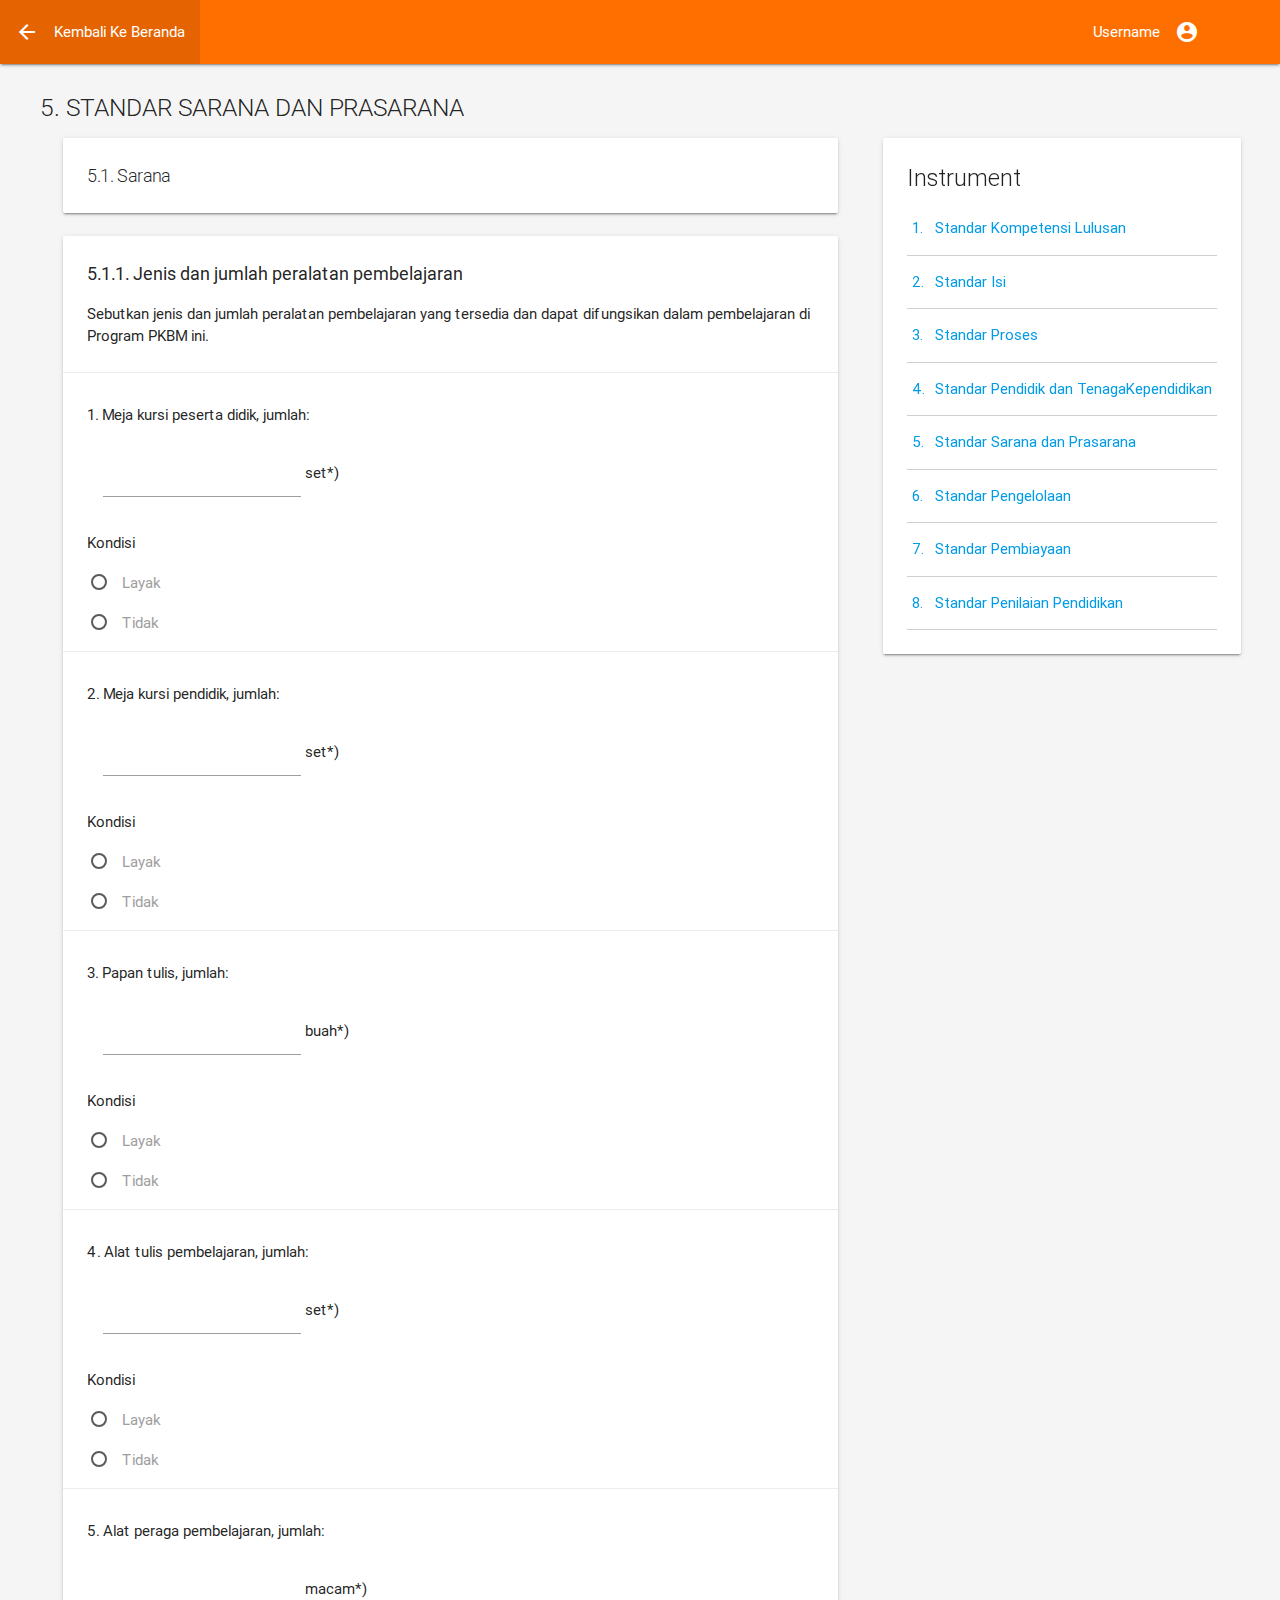
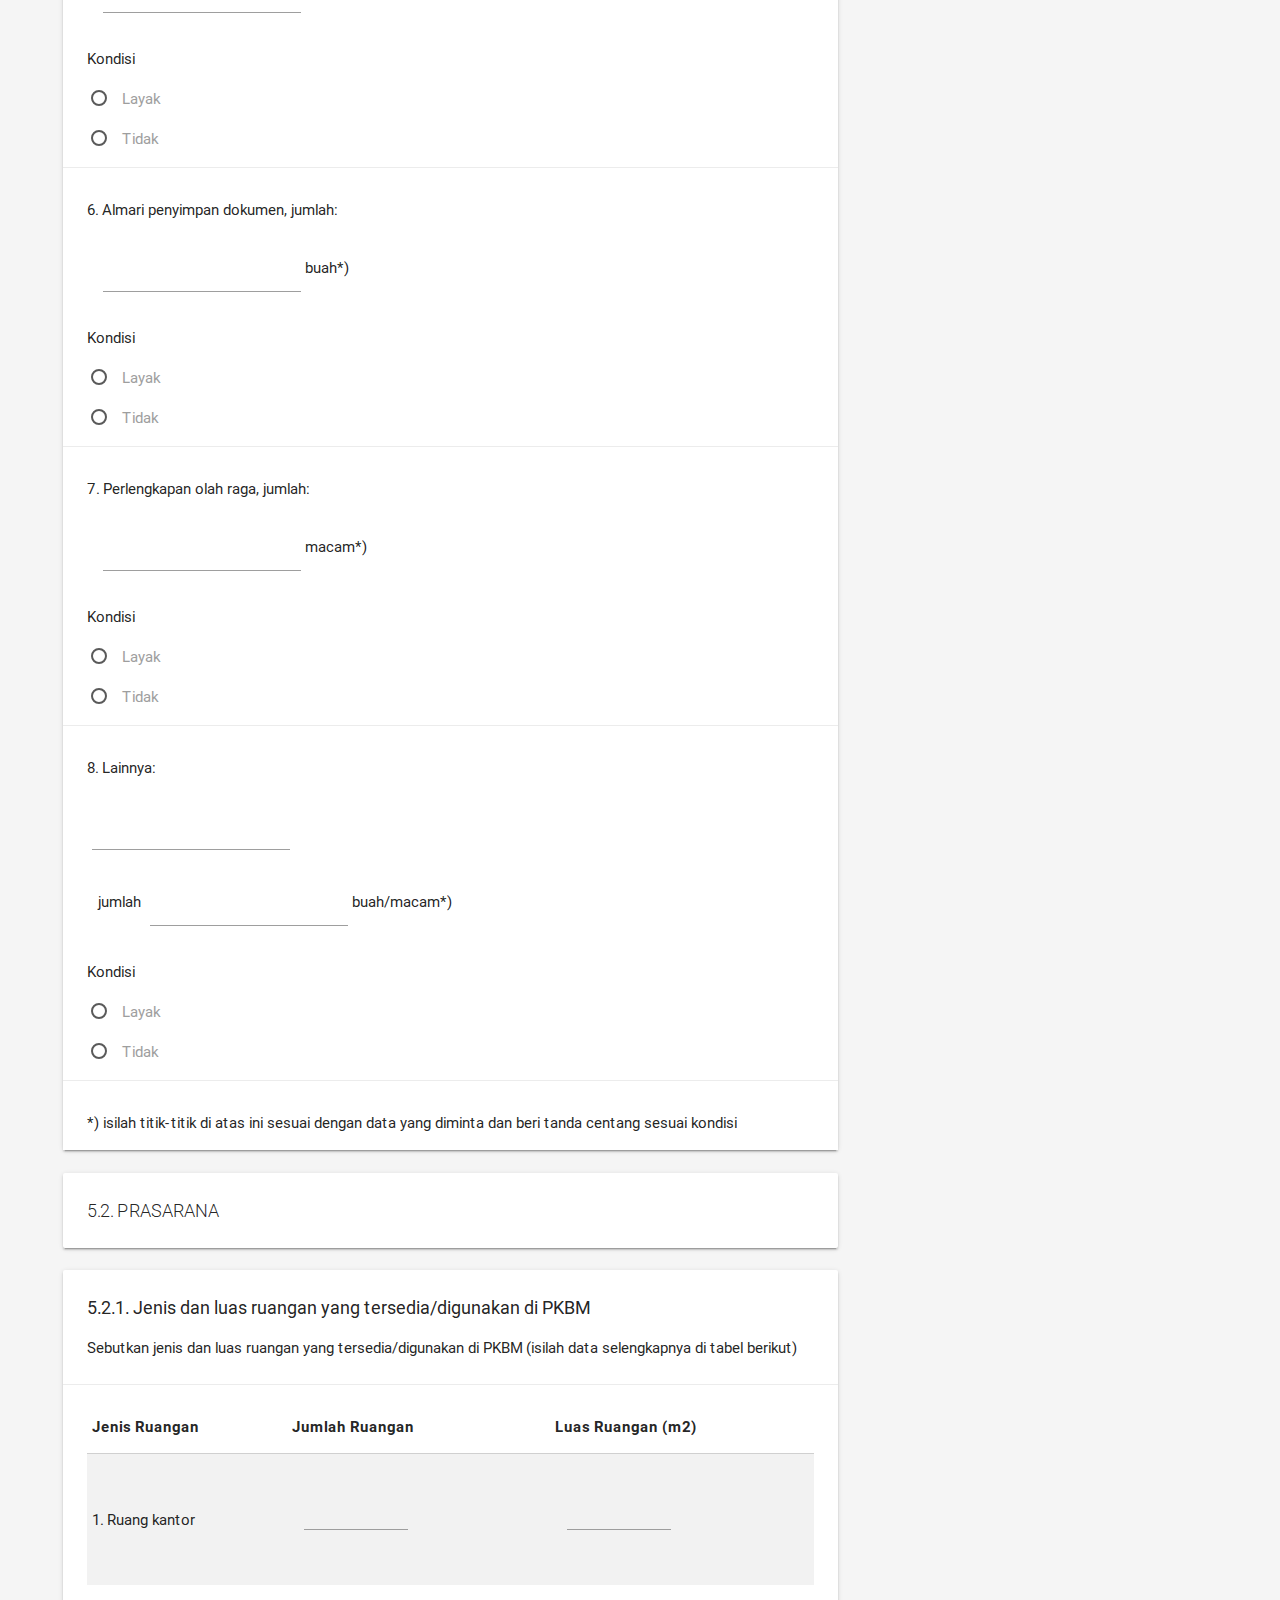
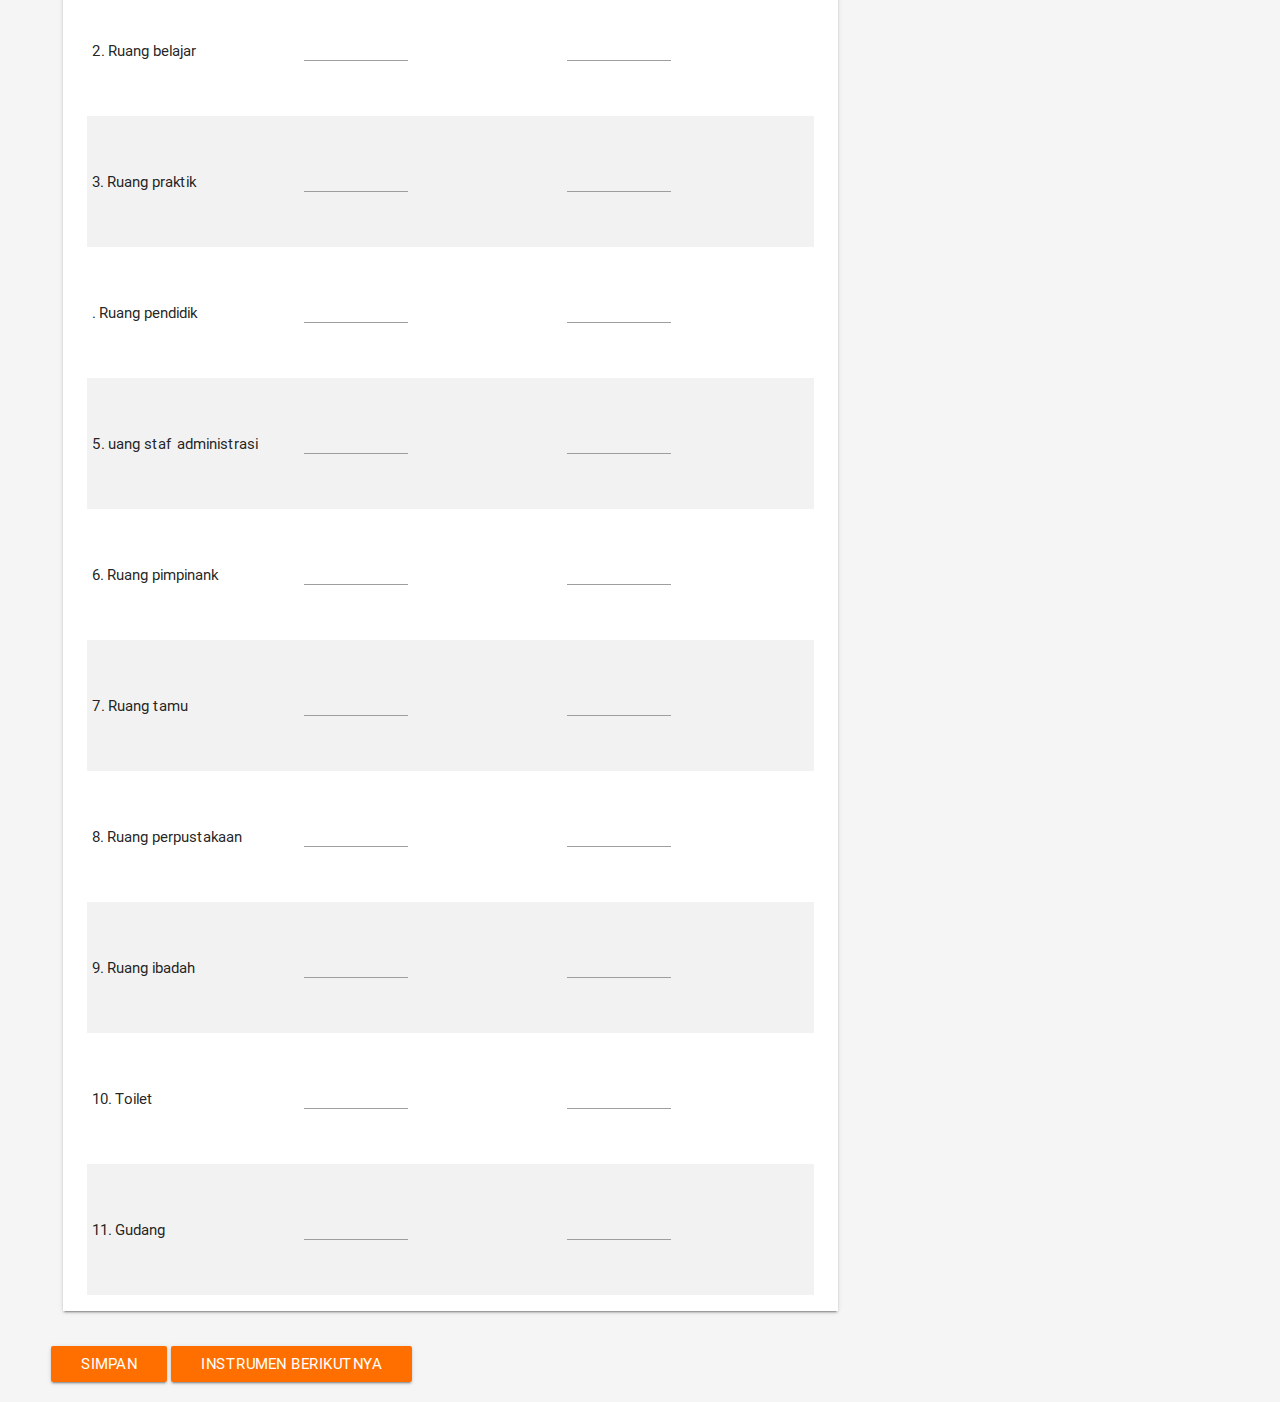
<file: quest5.html>
<!DOCTYPE html>
<html lang="en">
    <head>
        <meta charset="UTF-8">
        <title>Document</title>
        <link rel="stylesheet" type="text/css" href="css/materialize.min.css">
        <link rel="stylesheet" type="text/css" href="css/style.css">
        <link href="https://fonts.googleapis.com/icon?family=Material+Icons"
            rel="stylesheet">
        <style type="text/css">
            .dropdown-content{
                margin-top: 64px;
            }
            .custom-container {
                margin-top: 30px;
                margin-left: 40px;
                margin-right: 10px;
            }
        </style>
        </head>
        <body class="grey lighten-4">
            
            <!-- navbar -->
            <ul id="dropdown1" class="dropdown-content">
              <li><a href="#!">Logout</a></li>
            </ul>

            <nav class="custom-nav">
                <div class="">
                    <div class="nav-wrapper">
                        <div class="row">
                            <ul>
                                <li><a href="home.html"><i class="material-icons left">arrow_back</i> Kembali Ke Beranda</a></li>
                            </ul>
                            <div class="col s2 right">
                                <ul>
                                    <li><a href="#" class="dropdown-button" href="#!" data-activates="dropdown1">Username<i class="material-icons right">account_circle</i></a></li>
                                </ul>
                            </div>
                        </div>
                    </div>
                </div>
              </nav>
            <!-- content -->
            <div class="custom-container">
                <h5 style="font-weight: 300">5. STANDAR SARANA DAN PRASARANA</h5>
                <div class="row">
                    <div class="col s8">
                        <div class="quest-item">
                            <div class="row">
                                <div class="col s12">
                                    <div class="card">
                                        <div class="card-content custom-top">
                                            <p class="card-title-custom">5.1. Sarana</p>
                                        </div>
                                    </div>
                                </div>

                                <div class="col s12">
                                  <div class="card">
                                    <div class="card-content">

                                      <p class="title-small">5.1.1. Jenis dan jumlah peralatan pembelajaran</p>
                                      <p class="quest">Sebutkan jenis dan jumlah peralatan pembelajaran yang tersedia dan dapat difungsikan dalam pembelajaran di Program PKBM ini.</p>
                                    </div>
                                    <div class="card-action">
                                      <form action="#">
                                        <p >1. Meja kursi peserta didik, jumlah: </p>
                                        
                                        <div class="row">
                                            <div class="col s12">
                                                <div class="input-field inline">
                                                    <input id="jumlah" type="text" >
                                                    <label for="jumlah"></label>
                                                </div>
                                                set*)
                                            </div>
                                        </div>

                                        <p class="kondisi up">Kondisi</p>
                                        <p class="kondisi up">
                                              <input name="group1" type="radio" id="radio1" />
                                              <label for="radio1">Layak</label>
                                        </p>
                                        <p class="kondisi">
                                              <input name="group1" type="radio" id="radio2" />
                                              <label for="radio2">Tidak</label>
                                        </p>
                                      </form>
                                    </div>

                                    <div class="card-action">
                                      <form action="#">
                                        <p >2. Meja kursi pendidik, jumlah: </p>
                                        
                                        <div class="row">
                                            <div class="col s12">
                                                <div class="input-field inline">
                                                    <input id="jumlah" type="text" >
                                                    <label for="jumlah"></label>
                                                </div>
                                                set*)
                                            </div>
                                        </div>

                                        <p class="kondisi up">Kondisi</p>
                                        <p class="kondisi up">
                                              <input name="group1" type="radio" id="radio3" />
                                              <label for="radio3">Layak</label>
                                        </p>
                                        <p class="kondisi">
                                              <input name="group1" type="radio" id="radio4" />
                                              <label for="radio4">Tidak</label>
                                        </p>
                                      </form>
                                    </div>

                                    <div class="card-action">
                                      <form action="#">
                                        <p >3. Papan tulis, jumlah: </p>
                                        
                                        <div class="row">
                                            <div class="col s12">
                                                <div class="input-field inline">
                                                    <input id="jumlah" type="text" >
                                                    <label for="jumlah"></label>
                                                </div>
                                                buah*)
                                            </div>
                                        </div>

                                        <p class="kondisi up">Kondisi</p>
                                        <p class="kondisi up">
                                              <input name="group1" type="radio" id="radio5" />
                                              <label for="radio5">Layak</label>
                                        </p>
                                        <p class="kondisi">
                                              <input name="group1" type="radio" id="radio6" />
                                              <label for="radio6">Tidak</label>
                                        </p>
                                      </form>
                                    </div>

                                    <div class="card-action">
                                      <form action="#">
                                        <p >4. Alat tulis pembelajaran, jumlah: </p>
                                        
                                        <div class="row">
                                            <div class="col s12">
                                                <div class="input-field inline">
                                                    <input id="jumlah" type="text" >
                                                    <label for="jumlah"></label>
                                                </div>
                                                set*)
                                            </div>
                                        </div>

                                        <p class="kondisi up">Kondisi</p>
                                        <p class="kondisi up">
                                              <input name="group1" type="radio" id="radio7" />
                                              <label for="radio7">Layak</label>
                                        </p>
                                        <p class="kondisi">
                                              <input name="group1" type="radio" id="radio8" />
                                              <label for="radio8">Tidak</label>
                                        </p>
                                      </form>
                                    </div>

                                    <div class="card-action">
                                      <form action="#">
                                        <p >5. Alat peraga pembelajaran, jumlah: </p>
                                        
                                        <div class="row">
                                            <div class="col s12">
                                                <div class="input-field inline">
                                                    <input id="jumlah" type="text" >
                                                    <label for="jumlah"></label>
                                                </div>
                                                macam*)
                                            </div>
                                        </div>

                                        <p class="kondisi up">Kondisi</p>
                                        <p class="kondisi up">
                                              <input name="group1" type="radio" id="radio9" />
                                              <label for="radio9">Layak</label>
                                        </p>
                                        <p class="kondisi">
                                              <input name="group1" type="radio" id="radio10" />
                                              <label for="radio10">Tidak</label>
                                        </p>
                                      </form>
                                    </div>

                                    <div class="card-action">
                                      <form action="#">
                                        <p >6. Almari penyimpan dokumen, jumlah: </p>
                                        
                                        <div class="row">
                                            <div class="col s12">
                                                <div class="input-field inline">
                                                    <input id="jumlah" type="text" >
                                                    <label for="jumlah"></label>
                                                </div>
                                                buah*)
                                            </div>
                                        </div>

                                        <p class="kondisi up">Kondisi</p>
                                        <p class="kondisi up">
                                              <input name="group1" type="radio" id="radio11" />
                                              <label for="radio11">Layak</label>
                                        </p>
                                        <p class="kondisi">
                                              <input name="group1" type="radio" id="radio12" />
                                              <label for="radio12">Tidak</label>
                                        </p>
                                      </form>
                                    </div>

                                    <div class="card-action">
                                      <form action="#">
                                        <p >7. Perlengkapan olah raga, jumlah: </p>
                                        
                                        <div class="row">
                                            <div class="col s12">
                                                <div class="input-field inline">
                                                    <input id="jumlah" type="text" >
                                                    <label for="jumlah"></label>
                                                </div>
                                                macam*)
                                            </div>
                                        </div>

                                        <p class="kondisi up">Kondisi</p>
                                        <p class="kondisi up">
                                              <input name="group1" type="radio" id="radio13" />
                                              <label for="radio13">Layak</label>
                                        </p>
                                        <p class="kondisi">
                                              <input name="group1" type="radio" id="radio14" />
                                              <label for="radio14">Tidak</label>
                                        </p>
                                      </form>
                                    </div>

                                    <div class="card-action">
                                      <form action="#">
                                        <p class="kondisi">8. Lainnya: </p>
                                        <div class="input-field inline">
                                                    <input id="jumlah" type="text" >
                                                    <label for="jumlah"></label>
                                                </div>
                                        
                                        <div class="row">
                                            <div class="col s12">
                                                jumlah
                                                <div class="input-field inline">
                                                    <input id="jumlah" type="text" >
                                                    <label for="jumlah"></label>
                                                </div>
                                                buah/macam*)
                                            </div>
                                        </div>

                                        <p class="kondisi up">Kondisi</p>
                                        <p class="kondisi up">
                                              <input name="group1" type="radio" id="radio1" />
                                              <label for="radio1">Layak</label>
                                        </p>
                                        <p class="kondisi">
                                              <input name="group1" type="radio" id="test2" />
                                              <label for="test2">Tidak</label>
                                        </p>
                                      </form>
                                    </div>


                                    
                                    <div class="card-action">
                                      <form action="">
                                        <p>*) isilah titik-titik di atas ini sesuai dengan data yang diminta dan beri tanda centang sesuai kondisi</p>
                                      </form>
                                    </div>

                                  </div>
                                </div>
                                
                                <div class="col s12">
                                    <div class="card">
                                        <div class="card-content custom-top">
                                            <p class="card-title-custom">5.2. PRASARANA</p>
                                        </div>
                                    </div>
                                </div>

                                <div class="col s12">
                                  <div class="card">
                                    <div class="card-content">

                                      <p class="title-small">5.2.1. Jenis dan luas ruangan yang tersedia/digunakan di PKBM</p>
                                      <p class="quest">Sebutkan jenis dan luas ruangan yang tersedia/digunakan di PKBM (isilah data selengkapnya di tabel berikut)</p>
                                    </div>
                                    
                                    <div class="card-action">
                                      <form action="#">
                                          <table class="striped responsive-table">
                                                  <thead>
                                                    <tr>
                                                        <th>Jenis Ruangan</th>
                                                        <th>Jumlah Ruangan</th>
                                                        <th>Luas Ruangan (m2)</th>
                                                    </tr>
                                                  </thead>

                                                  <tbody>
                                                    <tr>
                                                      <td>1. Ruang kantor</td>
                                                      <td>
                                                          <div class="row">
                                                            <div class="input-field col s6">
                                                                <input placeholder="" id="first_name" type="text" class="validate">
                                                                <label for="first_name"></label>
                                                            </div>
                                                        </div>
                                                      </td>
                                                      <td>
                                                          <div class="row">
                                                            <div class="input-field col s6">
                                                                <input placeholder="" id="first_name" type="text" class="validate">
                                                                <label for="first_name"></label>
                                                            </div>
                                                        </div>
                                                      </td>
                                                    </tr>
                                                    <tr>
                                                      <td>2. Ruang belajar</td>
                                                      <td>
                                                          <div class="row">
                                                            <div class="input-field col s6">
                                                                <input placeholder="" id="first_name" type="text" class="validate">
                                                                <label for="first_name"></label>
                                                            </div>
                                                        </div>
                                                      </td>
                                                      <td>
                                                          <div class="row">
                                                            <div class="input-field col s6">
                                                                <input placeholder="" id="first_name" type="text" class="validate">
                                                                <label for="first_name"></label>
                                                            </div>
                                                        </div>
                                                      </td>
                                                    </tr>
                                                    <tr>
                                                      <td>3. Ruang praktik</td>
                                                      <td>
                                                          <div class="row">
                                                            <div class="input-field col s6">
                                                                <input placeholder="" id="first_name" type="text" class="validate">
                                                                <label for="first_name"></label>
                                                            </div>
                                                        </div>
                                                      </td>
                                                      <td>
                                                          <div class="row">
                                                            <div class="input-field col s6">
                                                                <input placeholder="" id="first_name" type="text" class="validate">
                                                                <label for="first_name"></label>
                                                            </div>
                                                        </div>
                                                      </td>
                                                    </tr>
                                                    <tr>
                                                      <td>. Ruang pendidik</td>
                                                      <td>
                                                          <div class="row">
                                                            <div class="input-field col s6">
                                                                <input placeholder="" id="first_name" type="text" class="validate">
                                                                <label for="first_name"></label>
                                                            </div>
                                                        </div>
                                                      </td>
                                                      <td>
                                                          <div class="row">
                                                            <div class="input-field col s6">
                                                                <input placeholder="" id="first_name" type="text" class="validate">
                                                                <label for="first_name"></label>
                                                            </div>
                                                        </div>
                                                      </td>
                                                    </tr>
                                                    <tr>
                                                      <td>5. uang staf administrasi</td>
                                                      <td>
                                                          <div class="row">
                                                            <div class="input-field col s6">
                                                                <input placeholder="" id="first_name" type="text" class="validate">
                                                                <label for="first_name"></label>
                                                            </div>
                                                        </div>
                                                      </td>
                                                      <td>
                                                          <div class="row">
                                                            <div class="input-field col s6">
                                                                <input placeholder="" id="first_name" type="text" class="validate">
                                                                <label for="first_name"></label>
                                                            </div>
                                                        </div>
                                                      </td>
                                                    </tr>
                                                    <tr>
                                                      <td>6. Ruang pimpinank</td>
                                                      <td>
                                                          <div class="row">
                                                            <div class="input-field col s6">
                                                                <input placeholder="" id="first_name" type="text" class="validate">
                                                                <label for="first_name"></label>
                                                            </div>
                                                        </div>
                                                      </td>
                                                      <td>
                                                          <div class="row">
                                                            <div class="input-field col s6">
                                                                <input placeholder="" id="first_name" type="text" class="validate">
                                                                <label for="first_name"></label>
                                                            </div>
                                                        </div>
                                                      </td>
                                                    </tr>
                                                    <tr>
                                                      <td>7. Ruang tamu</td>
                                                      <td>
                                                          <div class="row">
                                                            <div class="input-field col s6">
                                                                <input placeholder="" id="first_name" type="text" class="validate">
                                                                <label for="first_name"></label>
                                                            </div>
                                                        </div>
                                                      </td>
                                                      <td>
                                                          <div class="row">
                                                            <div class="input-field col s6">
                                                                <input placeholder="" id="first_name" type="text" class="validate">
                                                                <label for="first_name"></label>
                                                            </div>
                                                        </div>
                                                      </td>
                                                    </tr>
                                                    <tr>
                                                      <td>8. Ruang perpustakaan</td>
                                                      <td>
                                                          <div class="row">
                                                            <div class="input-field col s6">
                                                                <input placeholder="" id="first_name" type="text" class="validate">
                                                                <label for="first_name"></label>
                                                            </div>
                                                        </div>
                                                      </td>
                                                      <td>
                                                          <div class="row">
                                                            <div class="input-field col s6">
                                                                <input placeholder="" id="first_name" type="text" class="validate">
                                                                <label for="first_name"></label>
                                                            </div>
                                                        </div>
                                                      </td>
                                                    </tr>
                                                    <tr>
                                                      <td>9. Ruang ibadah</td>
                                                      <td>
                                                          <div class="row">
                                                            <div class="input-field col s6">
                                                                <input placeholder="" id="first_name" type="text" class="validate">
                                                                <label for="first_name"></label>
                                                            </div>
                                                        </div>
                                                      </td>
                                                      <td>
                                                          <div class="row">
                                                            <div class="input-field col s6">
                                                                <input placeholder="" id="first_name" type="text" class="validate">
                                                                <label for="first_name"></label>
                                                            </div>
                                                        </div>
                                                      </td>
                                                    </tr>
                                                    <tr>
                                                      <td>10. Toilet</td>
                                                      <td>
                                                          <div class="row">
                                                            <div class="input-field col s6">
                                                                <input placeholder="" id="first_name" type="text" class="validate">
                                                                <label for="first_name"></label>
                                                            </div>
                                                        </div>
                                                      </td>
                                                      <td>
                                                          <div class="row">
                                                            <div class="input-field col s6">
                                                                <input placeholder="" id="first_name" type="text" class="validate">
                                                                <label for="first_name"></label>
                                                            </div>
                                                        </div>
                                                      </td>
                                                    </tr>
                                                    <tr>
                                                      <td>11. Gudang</td>
                                                      <td>
                                                          <div class="row">
                                                            <div class="input-field col s6">
                                                                <input placeholder="" id="first_name" type="text" class="validate">
                                                                <label for="first_name"></label>
                                                            </div>
                                                        </div>
                                                      </td>
                                                      <td>
                                                          <div class="row">
                                                            <div class="input-field col s6">
                                                                <input placeholder="" id="first_name" type="text" class="validate">
                                                                <label for="first_name"></label>
                                                            </div>
                                                        </div>
                                                      </td>
                                                    </tr>
                                                  </tbody>
                                                </table>
                                      </form>
                                    </div>
                                  </div>
                                </div>

                                

                            </div>
                        </div>
                        <a class="waves-effect waves-light btn amber darken-4" href="home.html">Simpan</a>
                        <a class="waves-effect waves-light btn amber darken-4" href="quest6.html">Instrumen Berikutnya</a>
                    </div>
                    <div class="col s4">
                        <div class="instrumen">
                            <div class="row">
                                <div class="col s12">
                                    <div class="card" style="position: fixed;">
                                        <div class="card-content ">
                                            <span class="card-title">Instrument</span>
                                                <table class="bordered">
                                                    <tbody style="color: #039be5">
                                                        <tr>
                                                            <td>1.</td>
                                                            <td><a href="quest.html">Standar Kompetensi Lulusan</a></td>
                                                        </tr>
                                                        <tr>
                                                            <td>2.</td>
                                                            <td><a href="quest2.html">Standar Isi</a></td>
                                                        </tr>
                                                        <tr>
                                                            <td>3.</td>
                                                            <td><a href="quest3.html">Standar Proses</a></td>
                                                        </tr>
                                                        <tr>
                                                            <td>4.</td>
                                                            <td><a href="quest4.html">Standar Pendidik dan TenagaKependidikan</a></td>
                                                        </tr>
                                                        <tr>
                                                            <td>5.</td>
                                                            <td><a href="quest5.html">Standar Sarana dan Prasarana</a></td>
                                                        </tr>
                                                        <tr>
                                                            <td>6.</td>
                                                            <td><a href="quest6.html">Standar Pengelolaan</a></td>
                                                        </tr>
                                                        <tr>
                                                            <td>7.</td>
                                                            <td><a href="quest7.html">Standar Pembiayaan</a></td>
                                                        </tr>
                                                        <tr>
                                                            <td>8.</td>
                                                            <td><a href="quest8.html">Standar Penilaian Pendidikan</a></td>
                                                        </tr>
                                                    </tbody>
                                                </table>
                                        </div>
                                    </div>
                                </div>
                            </div>
                        </div>
                    </div>
                </div>
            </div>
                     

            <script type="text/javascript" src="js/jquery-3.1.1.min.js"></script>
            <script type="text/javascript" src="js/materialize.min.js"></script>
            <script type="text/javascript">
                
            </script>
        </body>
    </html>
</file>
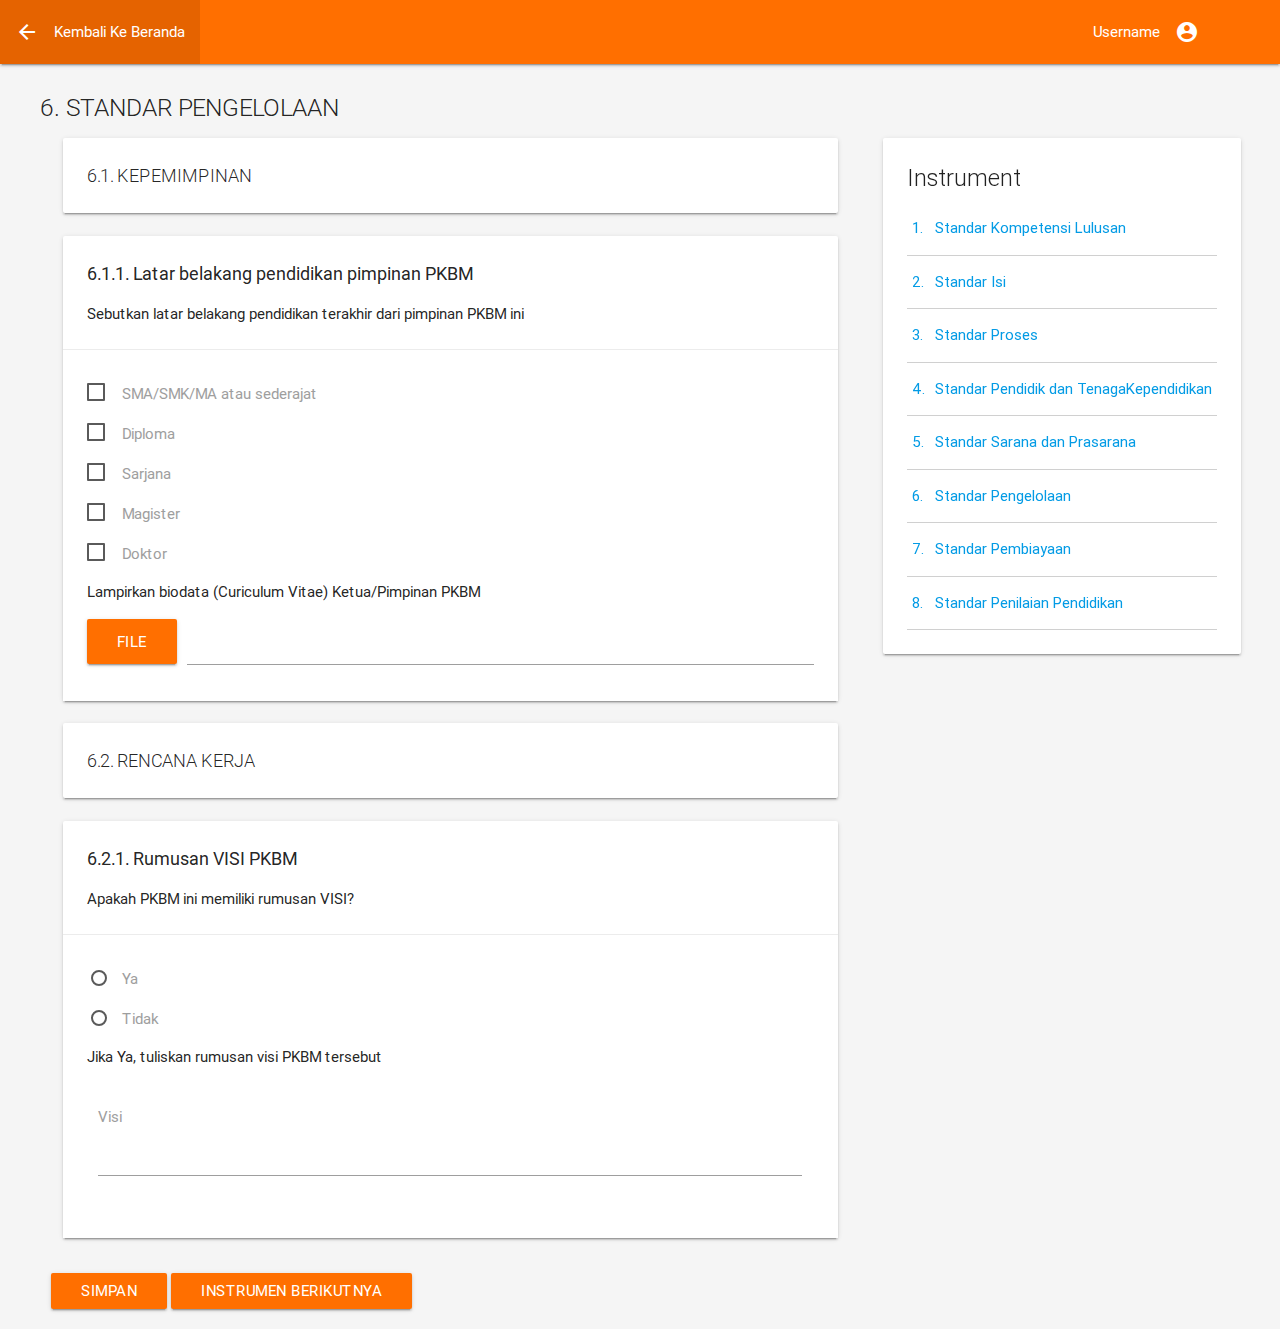
<file: quest6.html>
<!DOCTYPE html>
<html lang="en">
    <head>
        <meta charset="UTF-8">
        <title>Document</title>
        <link rel="stylesheet" type="text/css" href="css/materialize.min.css">
        <link rel="stylesheet" type="text/css" href="css/style.css">
        <link href="https://fonts.googleapis.com/icon?family=Material+Icons"
            rel="stylesheet">
        <style type="text/css">
            .dropdown-content{
                margin-top: 64px;
            }
            .custom-container {
                margin-top: 30px;
                margin-left: 40px;
                margin-right: 10px;
            }
        </style>
        </head>
        <body class="grey lighten-4">
            
            <!-- navbar -->
            <ul id="dropdown1" class="dropdown-content">
              <li><a href="#!">Logout</a></li>
            </ul>

            <nav class="custom-nav">
                <div class="">
                    <div class="nav-wrapper">
                        <div class="row">
                            <ul>
                                <li><a href="home.html"><i class="material-icons left">arrow_back</i> Kembali Ke Beranda</a></li>
                            </ul>
                            <div class="col s2 right">
                                <ul>
                                    <li><a href="#" class="dropdown-button" href="#!" data-activates="dropdown1">Username<i class="material-icons right">account_circle</i></a></li>
                                </ul>
                            </div>
                        </div>
                    </div>
                </div>
              </nav>
            <!-- content -->
            <div class="custom-container">
                <h5 style="font-weight: 300">6. STANDAR PENGELOLAAN</h5>
                <div class="row">
                    <div class="col s8">
                        <div class="quest-item">
                            <div class="row">
                                <div class="col s12">
                                    <div class="card">
                                        <div class="card-content custom-top">
                                            <p class="card-title-custom">6.1. KEPEMIMPINAN</p>
                                        </div>
                                    </div>
                                </div>
                                <div class="col s12">
                                  <div class="card">
                                    <div class="card-content">
                                        <p class="title-small">6.1.1. Latar belakang pendidikan pimpinan PKBM</p>
                                        <p class="quest">Sebutkan latar belakang pendidikan terakhir dari pimpinan PKBM ini</p> 
                                    </div>
                                    <div class="card-action">
                                      <form action="#">
                                          <p>
                                              <input type="checkbox" id="test" />
                                              <label for="test">SMA/SMK/MA atau sederajat</label>
                                          </p>
                                          <p>
                                              <input type="checkbox" id="test2" />
                                              <label for="test2">Diploma</label>
                                          </p>
                                          <p>
                                              <input type="checkbox" id="test3" />
                                              <label for="test3">Sarjana</label>
                                          </p>
                                          <p>
                                              <input type="checkbox" id="test4" />
                                              <label for="test4">Magister</label>
                                          </p>
                                          <p>
                                              <input type="checkbox" id="test5" />
                                              <label for="test5">Doktor</label>
                                          </p>
                                          <p>Lampirkan biodata (Curiculum Vitae) Ketua/Pimpinan PKBM</p>
                                              <div class="file-field input-field">
                                                  <div class="btn amber darken-4">
                                                      <span>File</span>
                                                      <input type="file">
                                                  </div>
                                                  <div class="file-path-wrapper">
                                                      <input class="file-path validate" type="text" pl>
                                                  </div>
                                              </div>
                                      </form>
                                    </div>
                                  </div>
                                </div>

                                <div class="col s12">
                                    <div class="card">
                                        <div class="card-content custom-top">
                                            <p class="card-title-custom">6.2. RENCANA KERJA</p>
                                        </div>
                                    </div>
                                </div>

                                <div class="col s12">
                                  <div class="card">
                                    <div class="card-content">
                                          <p class="title-small">6.2.1. Rumusan VISI PKBM</p>
                                          <p class="quest">Apakah PKBM ini memiliki rumusan VISI?</p> 
                                    </div>
                                    <div class="card-action">
                                      <form action="#">
                                          <p>
                                              <input name="group1" type="radio" id="radio1" />
                                              <label for="radio1">Ya</label>
                                          </p>
                                          <p>
                                              <input name="group1" type="radio" id="radio2" />
                                              <label for="radio2">Tidak</label>
                                          </p>
                                          <p>Jika Ya, tuliskan rumusan visi PKBM tersebut</p>
                                            <div class="row">
                                              <div class="input-field col s12">
                                                  <textarea id="textarea1" class="materialize-textarea"></textarea>
                                                  <label for="textarea1">Visi</label>
                                              </div>
                                          </div>
                                      </form>
                                    </div>
                                  </div>
                                </div>

                            </div>
                        </div>
                        <a class="waves-effect waves-light btn amber darken-4" href="home.html">Simpan</a>
                        <a class="waves-effect waves-light btn amber darken-4" href="quest7.html">Instrumen Berikutnya</a>
                    </div>
                    <div class="col s4">
                        <div class="instrumen">
                            <div class="row">
                                <div class="col s12">
                                    <div class="card" style="position: fixed;">
                                        <div class="card-content ">
                                            <span class="card-title">Instrument</span>
                                                <table class="bordered">
                                                    <tbody style="color: #039be5">
                                                        <tr>
                                                            <td>1.</td>
                                                            <td><a href="quest.html">Standar Kompetensi Lulusan</a></td>
                                                        </tr>
                                                        <tr>
                                                            <td>2.</td>
                                                            <td><a href="quest2.html">Standar Isi</a></td>
                                                        </tr>
                                                        <tr>
                                                            <td>3.</td>
                                                            <td><a href="quest3.html">Standar Proses</a></td>
                                                        </tr>
                                                        <tr>
                                                            <td>4.</td>
                                                            <td><a href="quest4.html">Standar Pendidik dan TenagaKependidikan</a></td>
                                                        </tr>
                                                        <tr>
                                                            <td>5.</td>
                                                            <td><a href="quest5.html">Standar Sarana dan Prasarana</a></td>
                                                        </tr>
                                                        <tr>
                                                            <td>6.</td>
                                                            <td><a href="quest6.html">Standar Pengelolaan</a></td>
                                                        </tr>
                                                        <tr>
                                                            <td>7.</td>
                                                            <td><a href="quest7.html">Standar Pembiayaan</a></td>
                                                        </tr>
                                                        <tr>
                                                            <td>8.</td>
                                                            <td><a href="quest8.html">Standar Penilaian Pendidikan</a></td>
                                                        </tr>
                                                    </tbody>
                                                </table>
                                        </div>
                                    </div>
                                </div>
                            </div>
                        </div>
                    </div>
                </div>
            </div>
                     

            <script type="text/javascript" src="js/jquery-3.1.1.min.js"></script>
            <script type="text/javascript" src="js/materialize.min.js"></script>
            <script type="text/javascript">
                
            </script>
        </body>
    </html>
</file>
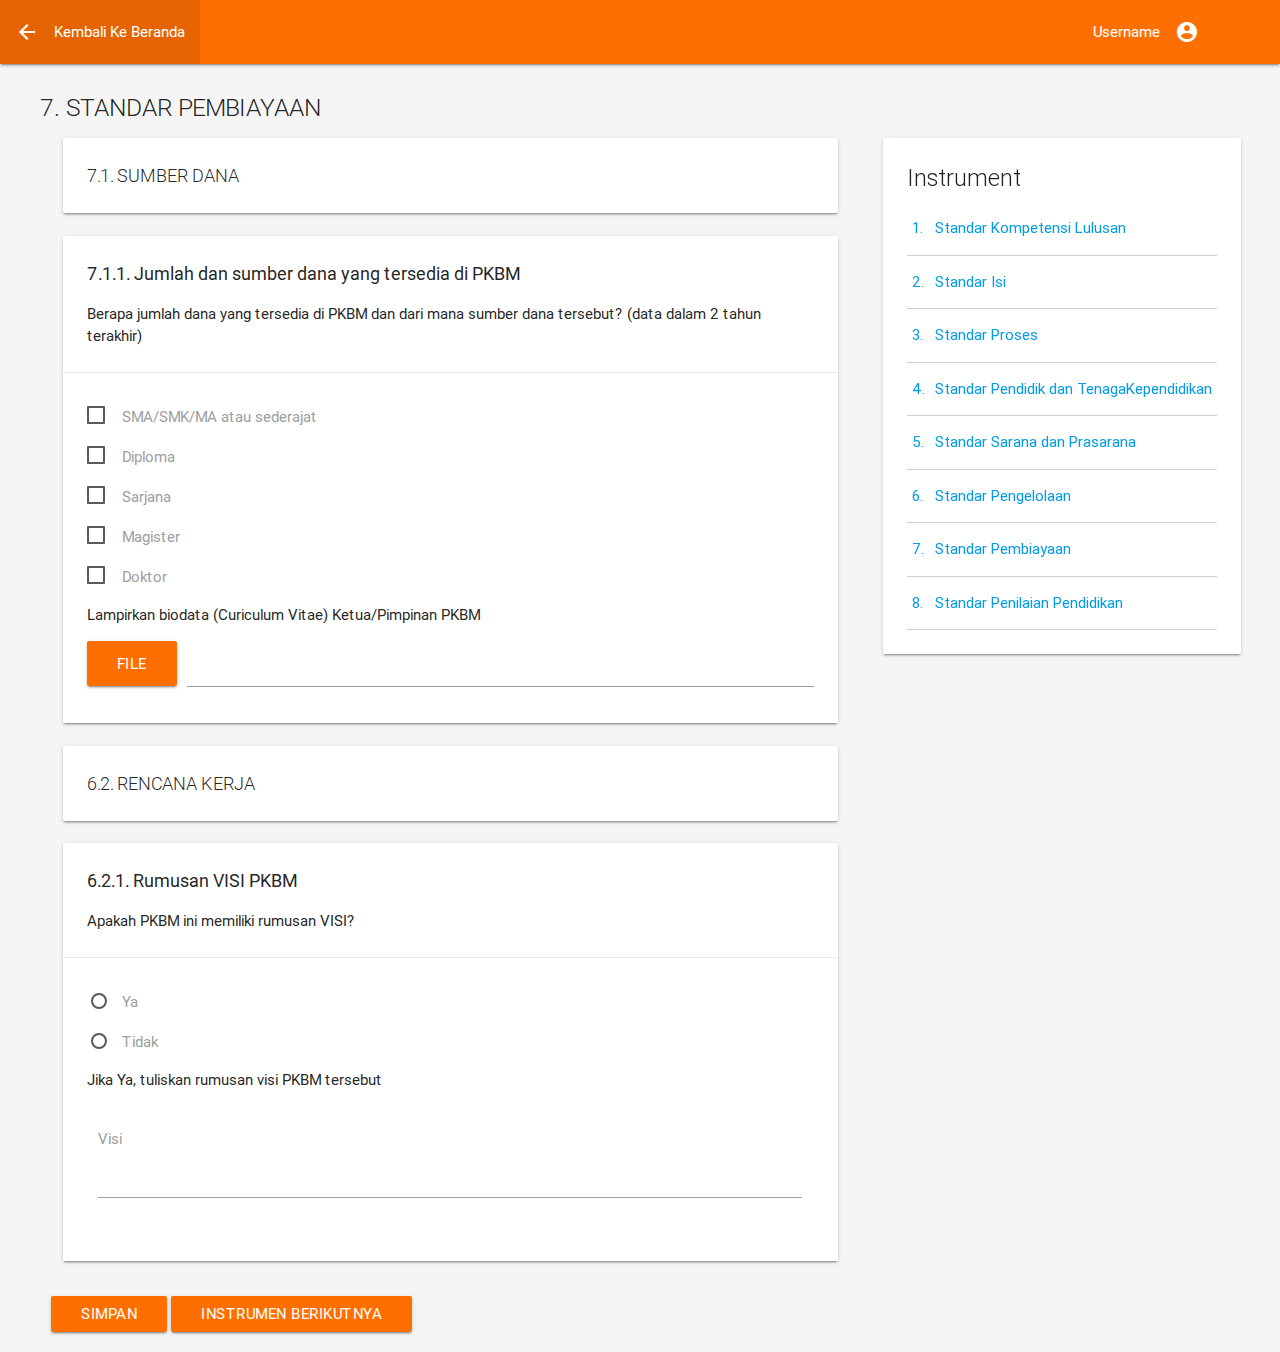
<file: quest7.html>
<!DOCTYPE html>
<html lang="en">
    <head>
        <meta charset="UTF-8">
        <title>Document</title>
        <link rel="stylesheet" type="text/css" href="css/materialize.min.css">
        <link rel="stylesheet" type="text/css" href="css/style.css">
        <link href="https://fonts.googleapis.com/icon?family=Material+Icons"
            rel="stylesheet">
        <style type="text/css">
            .dropdown-content{
                margin-top: 64px;
            }
            .custom-container {
                margin-top: 30px;
                margin-left: 40px;
                margin-right: 10px;
            }
        </style>
        </head>
        <body class="grey lighten-4">
            
            <!-- navbar -->
            <ul id="dropdown1" class="dropdown-content">
              <li><a href="#!">Logout</a></li>
            </ul>

            <nav class="custom-nav">
                <div class="">
                    <div class="nav-wrapper">
                        <div class="row">
                            <ul>
                                <li><a href="home.html"><i class="material-icons left">arrow_back</i> Kembali Ke Beranda</a></li>
                            </ul>
                            <div class="col s2 right">
                                <ul>
                                    <li><a href="#" class="dropdown-button" href="#!" data-activates="dropdown1">Username<i class="material-icons right">account_circle</i></a></li>
                                </ul>
                            </div>
                        </div>
                    </div>
                </div>
              </nav>
            <!-- content -->
            <div class="custom-container">
                <h5 style="font-weight: 300">7. STANDAR PEMBIAYAAN</h5>
                <div class="row">
                    <div class="col s8">
                        <div class="quest-item">
                            <div class="row">
                                <div class="col s12">
                                    <div class="card">
                                        <div class="card-content custom-top">
                                            <p class="card-title-custom">7.1. SUMBER DANA</p>
                                        </div>
                                    </div>
                                </div>
                                <div class="col s12">
                                  <div class="card">
                                    <div class="card-content">
                                        <p class="title-small">7.1.1. Jumlah dan sumber dana yang tersedia di PKBM</p>
                                        <p class="quest">Berapa jumlah dana yang tersedia di PKBM dan dari mana sumber dana tersebut? (data dalam 2 tahun terakhir)</p> 
                                    </div>
                                    <div class="card-action">
                                      <form action="#">
                                          <p>
                                              <input type="checkbox" id="test" />
                                              <label for="test">SMA/SMK/MA atau sederajat</label>
                                          </p>
                                          <p>
                                              <input type="checkbox" id="test2" />
                                              <label for="test2">Diploma</label>
                                          </p>
                                          <p>
                                              <input type="checkbox" id="test3" />
                                              <label for="test3">Sarjana</label>
                                          </p>
                                          <p>
                                              <input type="checkbox" id="test4" />
                                              <label for="test4">Magister</label>
                                          </p>
                                          <p>
                                              <input type="checkbox" id="test5" />
                                              <label for="test5">Doktor</label>
                                          </p>
                                          <p>Lampirkan biodata (Curiculum Vitae) Ketua/Pimpinan PKBM</p>
                                              <div class="file-field input-field">
                                                  <div class="btn amber darken-4">
                                                      <span>File</span>
                                                      <input type="file">
                                                  </div>
                                                  <div class="file-path-wrapper">
                                                      <input class="file-path validate" type="text" pl>
                                                  </div>
                                              </div>
                                      </form>
                                    </div>
                                  </div>
                                </div>

                                <div class="col s12">
                                    <div class="card">
                                        <div class="card-content custom-top">
                                            <p class="card-title-custom">6.2. RENCANA KERJA</p>
                                        </div>
                                    </div>
                                </div>

                                <div class="col s12">
                                  <div class="card">
                                    <div class="card-content">
                                          <p class="title-small">6.2.1. Rumusan VISI PKBM</p>
                                          <p class="quest">Apakah PKBM ini memiliki rumusan VISI?</p> 
                                    </div>
                                    <div class="card-action">
                                      <form action="#">
                                          <p>
                                              <input name="group1" type="radio" id="radio1" />
                                              <label for="radio1">Ya</label>
                                          </p>
                                          <p>
                                              <input name="group1" type="radio" id="radio2" />
                                              <label for="radio2">Tidak</label>
                                          </p>
                                          <p>Jika Ya, tuliskan rumusan visi PKBM tersebut</p>
                                            <div class="row">
                                              <div class="input-field col s12">
                                                  <textarea id="textarea1" class="materialize-textarea"></textarea>
                                                  <label for="textarea1">Visi</label>
                                              </div>
                                          </div>
                                      </form>
                                    </div>
                                  </div>
                                </div>

                            </div>
                        </div>
                        <a class="waves-effect waves-light btn amber darken-4" href="home.html">Simpan</a>
                        <a class="waves-effect waves-light btn amber darken-4" href="quest8.html">Instrumen Berikutnya</a>
                    </div>
                    <div class="col s4">
                        <div class="instrumen">
                            <div class="row">
                                <div class="col s12">
                                    <div class="card" style="position: fixed;">
                                        <div class="card-content ">
                                            <span class="card-title">Instrument</span>
                                                <table class="bordered">
                                                    <tbody style="color: #039be5">
                                                        <tr>
                                                            <td>1.</td>
                                                            <td><a href="quest.html">Standar Kompetensi Lulusan</a></td>
                                                        </tr>
                                                        <tr>
                                                            <td>2.</td>
                                                            <td><a href="quest2.html">Standar Isi</a></td>
                                                        </tr>
                                                        <tr>
                                                            <td>3.</td>
                                                            <td><a href="quest3.html">Standar Proses</a></td>
                                                        </tr>
                                                        <tr>
                                                            <td>4.</td>
                                                            <td><a href="quest4.html">Standar Pendidik dan TenagaKependidikan</a></td>
                                                        </tr>
                                                        <tr>
                                                            <td>5.</td>
                                                            <td><a href="quest5.html">Standar Sarana dan Prasarana</a></td>
                                                        </tr>
                                                        <tr>
                                                            <td>6.</td>
                                                            <td><a href="quest6.html">Standar Pengelolaan</a></td>
                                                        </tr>
                                                        <tr>
                                                            <td>7.</td>
                                                            <td><a href="quest7.html">Standar Pembiayaan</a></td>
                                                        </tr>
                                                        <tr>
                                                            <td>8.</td>
                                                            <td><a href="quest8.html">Standar Penilaian Pendidikan</a></td>
                                                        </tr>
                                                    </tbody>
                                                </table>
                                        </div>
                                    </div>
                                </div>
                            </div>
                        </div>
                    </div>
                </div>
            </div>
                     

            <script type="text/javascript" src="js/jquery-3.1.1.min.js"></script>
            <script type="text/javascript" src="js/materialize.min.js"></script>
            <script type="text/javascript">
                
            </script>
        </body>
    </html>
</file>
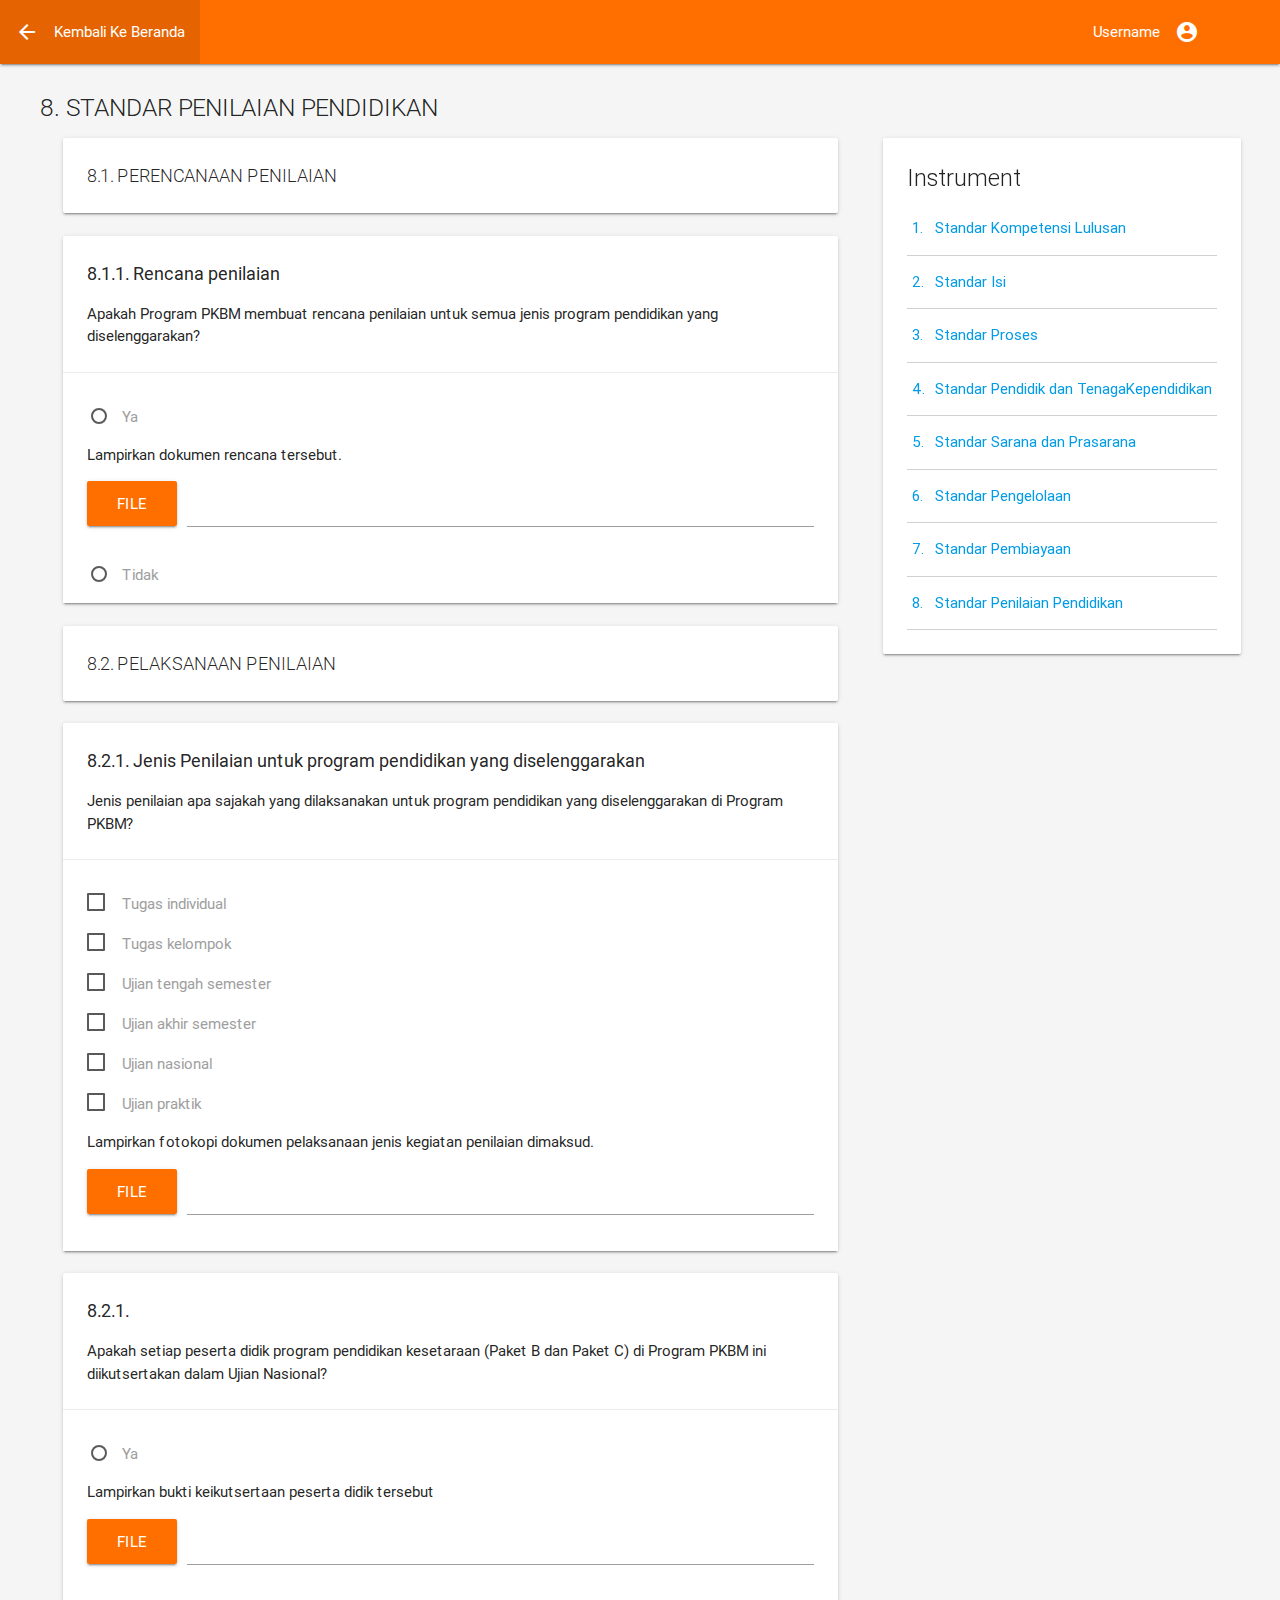
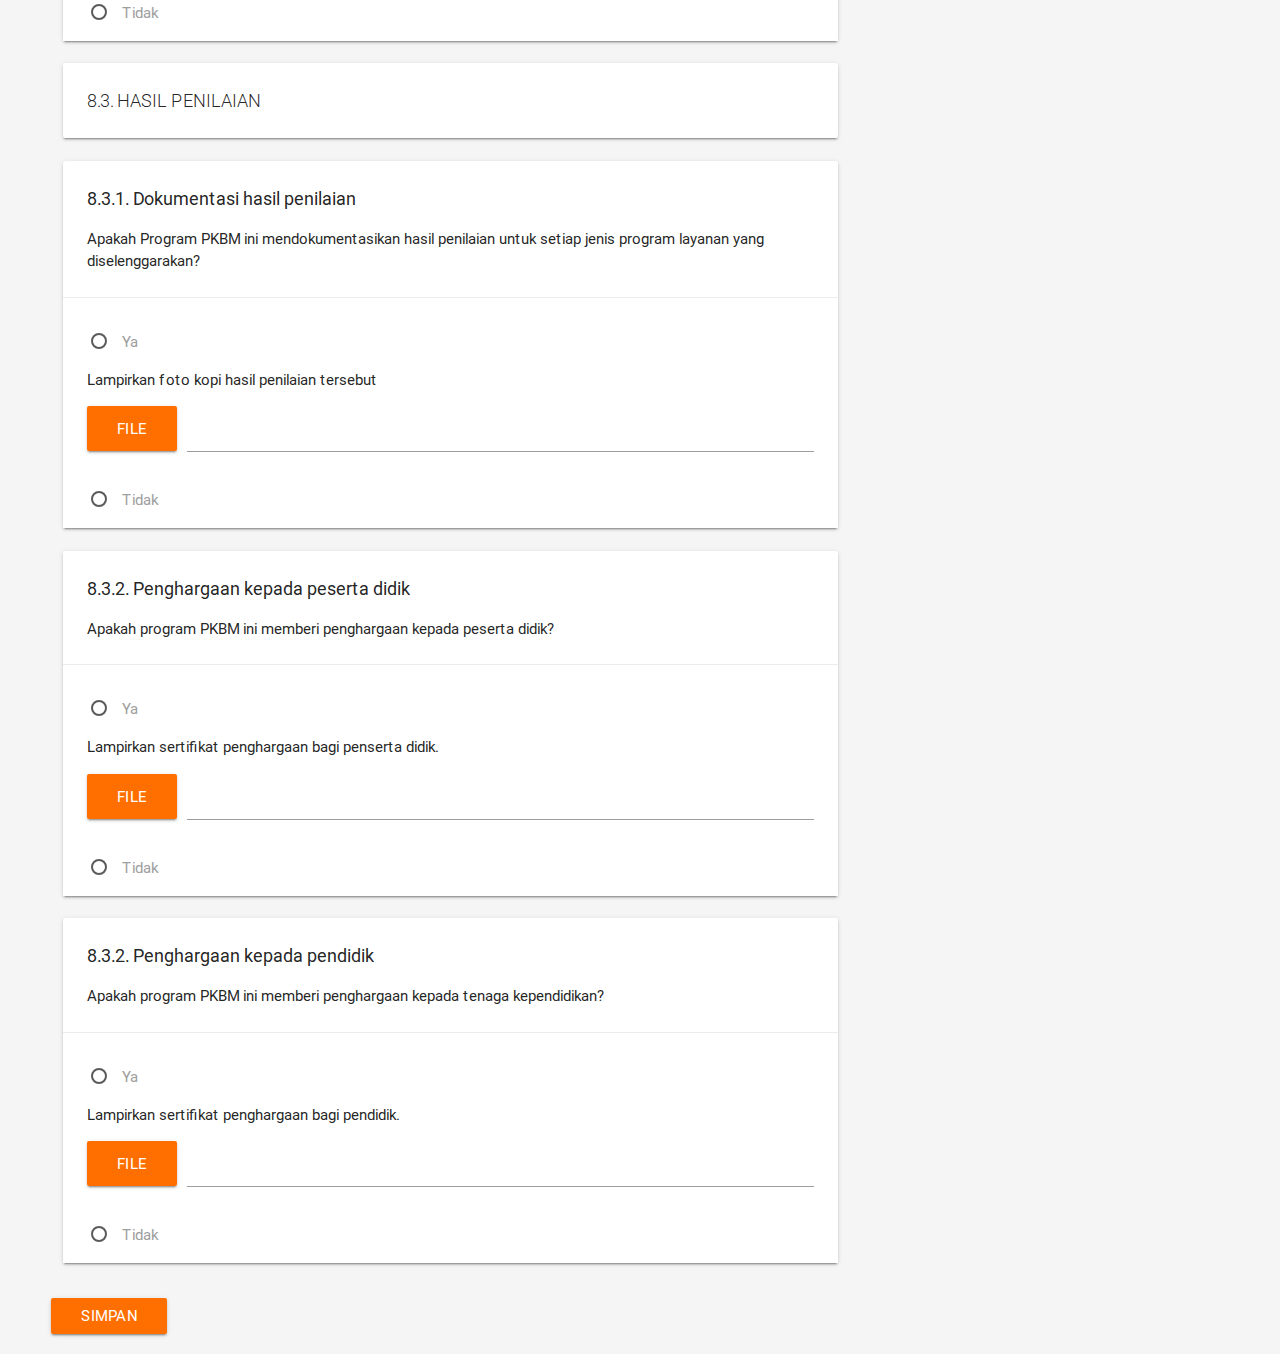
<file: quest8.html>
<!DOCTYPE html>
<html lang="en">
    <head>
        <meta charset="UTF-8">
        <title>Document</title>
        <link rel="stylesheet" type="text/css" href="css/materialize.min.css">
        <link rel="stylesheet" type="text/css" href="css/style.css">
        <link href="https://fonts.googleapis.com/icon?family=Material+Icons"
            rel="stylesheet">
        <style type="text/css">
            .dropdown-content{
                margin-top: 64px;
            }
            .custom-container {
                margin-top: 30px;
                margin-left: 40px;
                margin-right: 10px;
            }
        </style>
        </head>
        <body class="grey lighten-4">
            
            <!-- navbar -->
            <ul id="dropdown1" class="dropdown-content">
              <li><a href="#!">Logout</a></li>
            </ul>

            <nav class="custom-nav">
                <div class="">
                    <div class="nav-wrapper">
                        <div class="row">
                            <ul>
                                <li><a href="home.html"><i class="material-icons left">arrow_back</i> Kembali Ke Beranda</a></li>
                            </ul>
                            <div class="col s2 right">
                                <ul>
                                    <li><a href="#" class="dropdown-button" href="#!" data-activates="dropdown1">Username<i class="material-icons right">account_circle</i></a></li>
                                </ul>
                            </div>
                        </div>
                    </div>
                </div>
              </nav>
            <!-- content -->
            <div class="custom-container">
                <h5 style="font-weight: 300">8. STANDAR PENILAIAN PENDIDIKAN</h5>
                <div class="row">
                    <div class="col s8">
                        <div class="quest-item">
                            <div class="row">
                                <div class="col s12">
                                    <div class="card">
                                        <div class="card-content custom-top">
                                            <p class="card-title-custom">8.1. PERENCANAAN PENILAIAN</p>
                                        </div>
                                    </div>
                                </div>
                                <div class="col s12">
                                  <div class="card">
                                    <div class="card-content">
                                        <p class="title-small">8.1.1. Rencana penilaian</p>
                                        <p class="quest">Apakah Program PKBM membuat rencana penilaian untuk semua jenis program pendidikan yang diselenggarakan?</p> 
                                    </div>
                                    <div class="card-action">
                                      <form action="#">
                                          <p>
                                              <input name="group1" type="radio" id="radio1" />
                                              <label for="radio1">Ya</label>
                                              <p>Lampirkan dokumen rencana tersebut.</p>
                                                <div class="file-field input-field">
                                                    <div class="btn amber darken-4">
                                                        <span>File</span>
                                                        <input type="file">
                                                    </div>
                                                    <div class="file-path-wrapper">
                                                        <input class="file-path validate" type="text" pl>
                                                    </div>
                                                </div>
                                          </p>
                                          <p>
                                              <input name="group1" type="radio" id="radio2" />
                                              <label for="radio2">Tidak</label>
                                          </p>
                                      </form>
                                    </div>
                                  </div>
                                </div>

                                <div class="col s12">
                                    <div class="card">
                                        <div class="card-content custom-top">
                                            <p class="card-title-custom">8.2. PELAKSANAAN PENILAIAN</p>
                                        </div>
                                    </div>
                                </div>

                                <div class="col s12">
                                  <div class="card">
                                    <div class="card-content">
                                          <p class="title-small">8.2.1. Jenis Penilaian untuk program pendidikan yang diselenggarakan</p>
                                          <p class="quest">Jenis penilaian apa sajakah yang dilaksanakan untuk program pendidikan yang diselenggarakan di Program PKBM?</p> 
                                    </div>
                                    <div class="card-action">
                                      <form action="#">
                                          <p>
                                              <input type="checkbox" id="test" />
                                              <label for="test">Tugas individual</label>
                                          </p>
                                          <p>
                                              <input type="checkbox" id="test2" />
                                              <label for="test2">Tugas kelompok</label>
                                          </p>
                                          <p>
                                              <input type="checkbox" id="test3" />
                                              <label for="test3">Ujian tengah semester</label>
                                          </p>
                                          <p>
                                              <input type="checkbox" id="test4" />
                                              <label for="test4">Ujian akhir semester</label>
                                          </p>
                                          <p>
                                              <input type="checkbox" id="test5" />
                                              <label for="test5">Ujian nasional</label>
                                          </p>
                                          <p>
                                              <input type="checkbox" id="test5" />
                                              <label for="test5">Ujian praktik</label>
                                          </p>
                                          <p>Lampirkan fotokopi dokumen pelaksanaan jenis kegiatan penilaian dimaksud.</p>
                                              <div class="file-field input-field">
                                                  <div class="btn amber darken-4">
                                                      <span>File</span>
                                                      <input type="file">
                                                  </div>
                                                  <div class="file-path-wrapper">
                                                      <input class="file-path validate" type="text" pl>
                                                  </div>
                                              </div>
                                      </form>
                                    </div>
                                  </div>
                                </div>

                                <div class="col s12">
                                  <div class="card">
                                    <div class="card-content">
                                        <p class="title-small">8.2.1. </p>
                                        <p class="quest">Apakah setiap peserta didik program pendidikan kesetaraan (Paket B dan Paket C) di Program PKBM ini diikutsertakan dalam Ujian Nasional?</p> 
                                    </div>
                                    <div class="card-action">
                                      <form action="#">
                                          <p>
                                              <input name="group1" type="radio" id="radio1" />
                                              <label for="radio1">Ya</label>
                                              <p>Lampirkan bukti keikutsertaan peserta didik tersebut</p>
                                                <div class="file-field input-field">
                                                    <div class="btn amber darken-4">
                                                        <span>File</span>
                                                        <input type="file">
                                                    </div>
                                                    <div class="file-path-wrapper">
                                                        <input class="file-path validate" type="text" pl>
                                                    </div>
                                                </div>
                                          </p>
                                          <p>
                                              <input name="group1" type="radio" id="radio2" />
                                              <label for="radio2">Tidak</label>
                                          </p>
                                      </form>
                                    </div>
                                  </div>
                                </div>

                                <div class="col s12">
                                    <div class="card">
                                        <div class="card-content custom-top">
                                            <p class="card-title-custom">8.3. HASIL PENILAIAN</p>
                                        </div>
                                    </div>
                                </div>

                                <div class="col s12">
                                  <div class="card">
                                    <div class="card-content">
                                        <p class="title-small">8.3.1. Dokumentasi hasil penilaian </p>
                                        <p class="quest">Apakah Program PKBM ini mendokumentasikan hasil penilaian untuk setiap jenis program layanan yang diselenggarakan?</p> 
                                    </div>
                                    <div class="card-action">
                                      <form action="#">
                                          <p>
                                              <input name="group1" type="radio" id="radio1" />
                                              <label for="radio1">Ya</label>
                                              <p>Lampirkan foto kopi hasil penilaian tersebut</p>
                                                <div class="file-field input-field">
                                                    <div class="btn amber darken-4">
                                                        <span>File</span>
                                                        <input type="file">
                                                    </div>
                                                    <div class="file-path-wrapper">
                                                        <input class="file-path validate" type="text" pl>
                                                    </div>
                                                </div>
                                          </p>
                                          <p>
                                              <input name="group1" type="radio" id="radio2" />
                                              <label for="radio2">Tidak</label>
                                          </p>
                                      </form>
                                    </div>
                                  </div>
                                </div>

                                <div class="col s12">
                                  <div class="card">
                                    <div class="card-content">
                                        <p class="title-small">8.3.2. Penghargaan kepada peserta didik </p>
                                        <p class="quest">Apakah program PKBM ini memberi penghargaan kepada peserta didik?</p> 
                                    </div>
                                    <div class="card-action">
                                      <form action="#">
                                          <p>
                                              <input name="group1" type="radio" id="radio1" />
                                              <label for="radio1">Ya</label>
                                              <p>Lampirkan sertifikat penghargaan bagi penserta didik.</p>
                                                <div class="file-field input-field">
                                                    <div class="btn amber darken-4">
                                                        <span>File</span>
                                                        <input type="file">
                                                    </div>
                                                    <div class="file-path-wrapper">
                                                        <input class="file-path validate" type="text" pl>
                                                    </div>
                                                </div>
                                          </p>
                                          <p>
                                              <input name="group1" type="radio" id="radio2" />
                                              <label for="radio2">Tidak</label>
                                          </p>
                                      </form>
                                    </div>
                                  </div>
                                </div>

                                <div class="col s12">
                                  <div class="card">
                                    <div class="card-content">
                                        <p class="title-small">8.3.2. Penghargaan kepada pendidik </p>
                                        <p class="quest">Apakah program PKBM ini memberi penghargaan kepada tenaga kependidikan?</p> 
                                    </div>
                                    <div class="card-action">
                                      <form action="#">
                                          <p>
                                              <input name="group1" type="radio" id="radio1" />
                                              <label for="radio1">Ya</label>
                                              <p>Lampirkan sertifikat penghargaan bagi pendidik.</p>
                                                <div class="file-field input-field">
                                                    <div class="btn amber darken-4">
                                                        <span>File</span>
                                                        <input type="file">
                                                    </div>
                                                    <div class="file-path-wrapper">
                                                        <input class="file-path validate" type="text" pl>
                                                    </div>
                                                </div>
                                          </p>
                                          <p>
                                              <input name="group1" type="radio" id="radio2" />
                                              <label for="radio2">Tidak</label>
                                          </p>
                                      </form>
                                    </div>
                                  </div>
                                </div>

                            </div>
                        </div>
                        <a class="waves-effect waves-light btn amber darken-4" href="home.html">Simpan</a>
                    </div>
                    <div class="col s4">
                        <div class="instrumen">
                            <div class="row">
                                <div class="col s12">
                                    <div class="card" style="position: fixed;">
                                        <div class="card-content ">
                                            <span class="card-title">Instrument</span>
                                                <table class="bordered">
                                                    <tbody style="color: #039be5">
                                                        <tr>
                                                            <td>1.</td>
                                                            <td><a href="quest.html">Standar Kompetensi Lulusan</a></td>
                                                        </tr>
                                                        <tr>
                                                            <td>2.</td>
                                                            <td><a href="quest2.html">Standar Isi</a></td>
                                                        </tr>
                                                        <tr>
                                                            <td>3.</td>
                                                            <td><a href="quest3.html">Standar Proses</a></td>
                                                        </tr>
                                                        <tr>
                                                            <td>4.</td>
                                                            <td><a href="quest4.html">Standar Pendidik dan TenagaKependidikan</a></td>
                                                        </tr>
                                                        <tr>
                                                            <td>5.</td>
                                                            <td><a href="quest5.html">Standar Sarana dan Prasarana</a></td>
                                                        </tr>
                                                        <tr>
                                                            <td>6.</td>
                                                            <td><a href="quest6.html">Standar Pengelolaan</a></td>
                                                        </tr>
                                                        <tr>
                                                            <td>7.</td>
                                                            <td><a href="quest7.html">Standar Pembiayaan</a></td>
                                                        </tr>
                                                        <tr>
                                                            <td>8.</td>
                                                            <td><a href="quest8.html">Standar Penilaian Pendidikan</a></td>
                                                        </tr>
                                                    </tbody>
                                                </table>
                                        </div>
                                    </div>
                                </div>
                            </div>
                        </div>
                    </div>
                </div>
            </div>
                     

            <script type="text/javascript" src="js/jquery-3.1.1.min.js"></script>
            <script type="text/javascript" src="js/materialize.min.js"></script>
            <script type="text/javascript">
                
            </script>
        </body>
    </html>
</file>
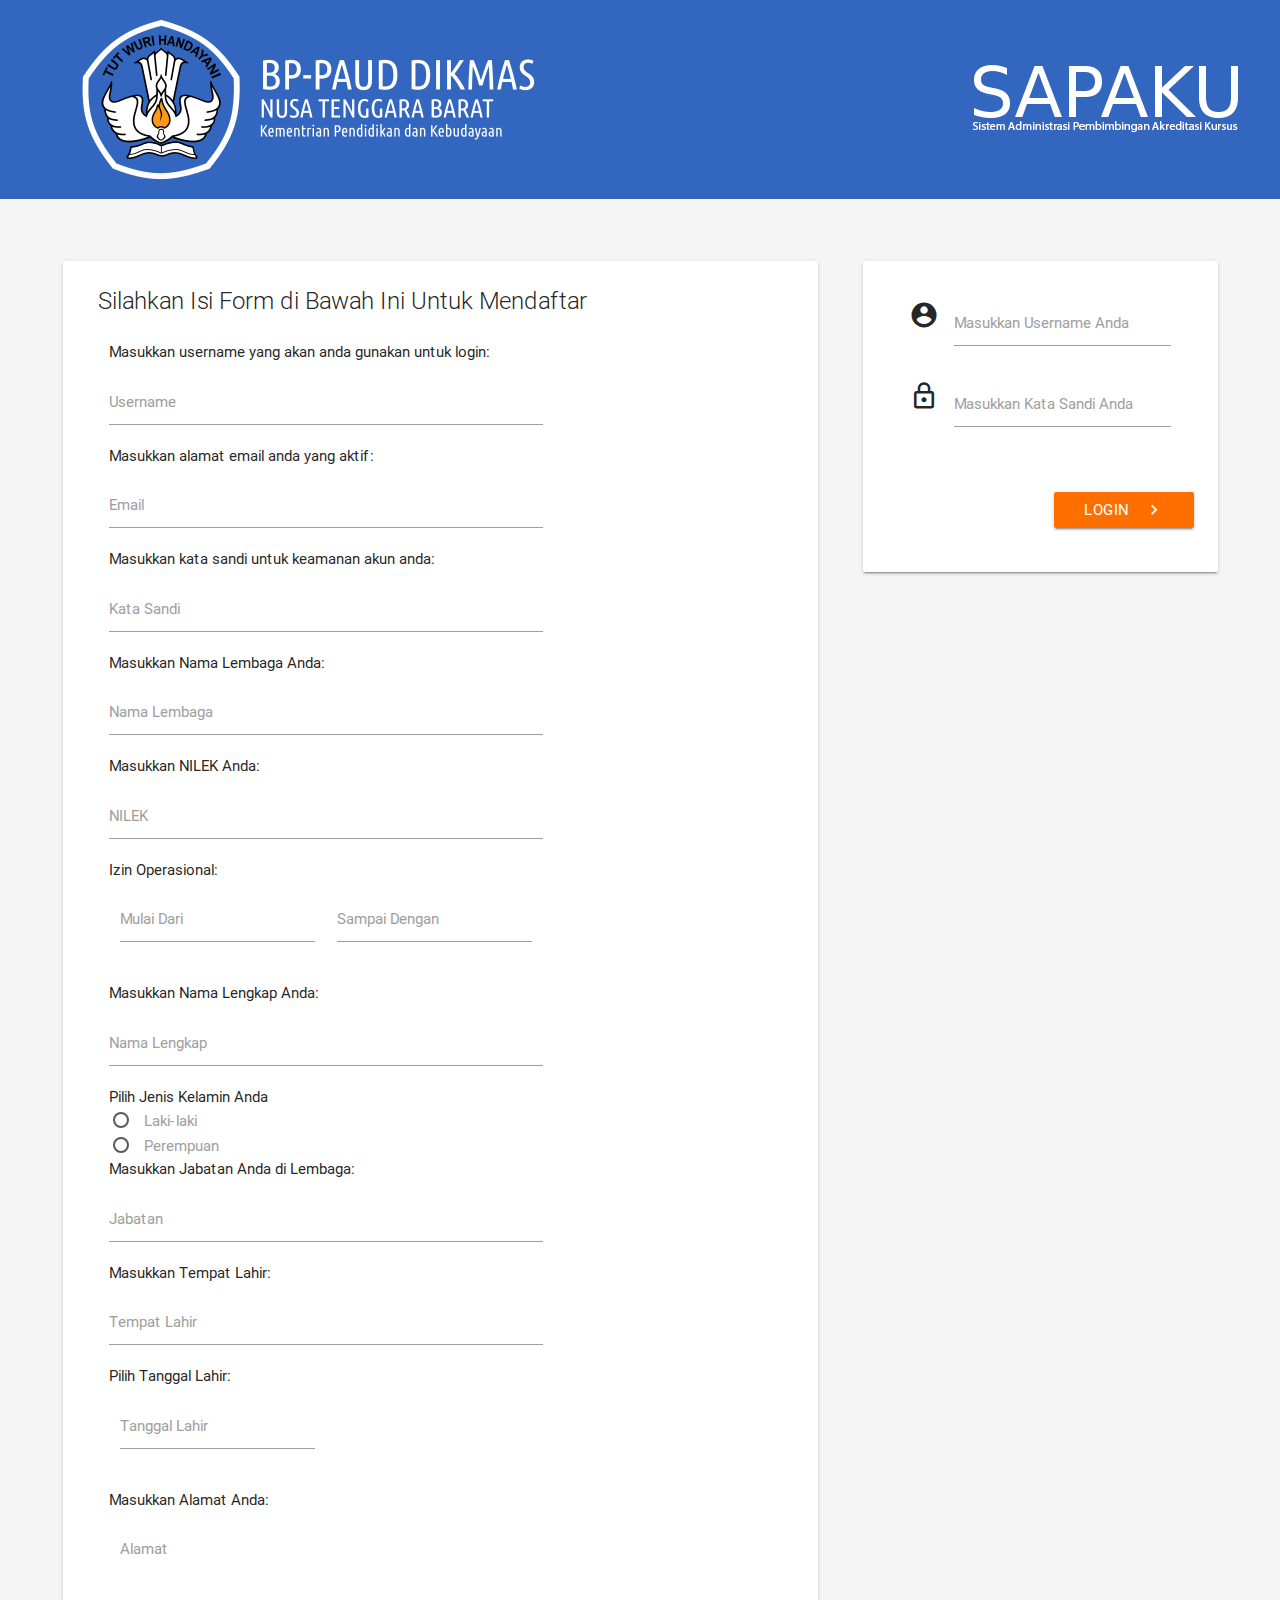
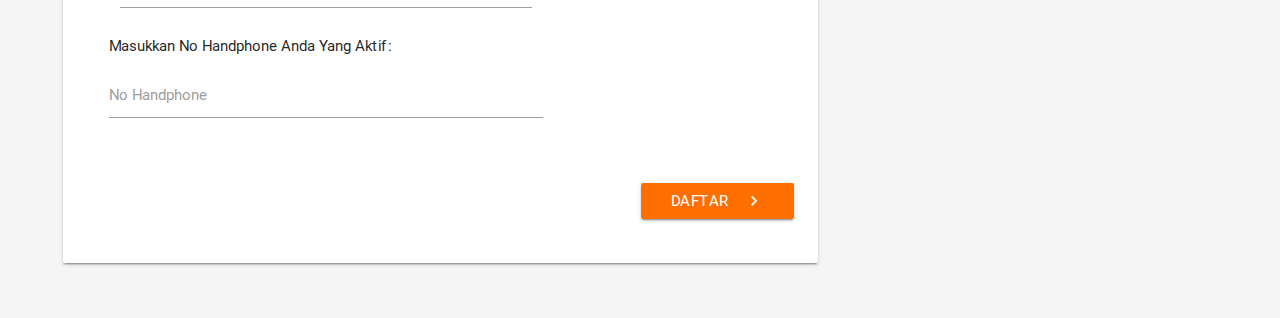
<file: register.html>
<!DOCTYPE html>
<html lang="en">
    <head>
        <meta charset="UTF-8">
        <title>Document</title>
        <link rel="stylesheet" type="text/css" href="css/materialize.min.css">
        <link rel="stylesheet" type="text/css" href="css/style.css">
        <link href="https://fonts.googleapis.com/icon?family=Material+Icons"
            rel="stylesheet">

        </head>
        <body class="grey lighten-4">
            <div class="header">
                <img src="img/banner.png" alt="" class="hero-img">
            </div>
            
            <!-- content -->
            <div class="content custom-container">
                <div class="row">
                    <div class="col s8 video">
                        <div class="row">
                            <div class="col s12 ">
                                <div class="card">
                                    <div class="card-content">
                                        <div class="row">
                                            <form class="col s12">
                                                <p class="card-title" style="margin-bottom: 24px;">Silahkan Isi Form di Bawah Ini Untuk Mendaftar</p>
                                                <div class="row">
                                                    <div class="col s8">
                                                        Masukkan username yang akan anda gunakan untuk login:
                                                        <div class="input-field ">
                                                            <input id="email" type="text" class="validate">
                                                            <label for="email" data-error="wrong" data-success="right">Username</label>
                                                        </div>
                                                    </div>
                                                    <div class="col s8">
                                                        Masukkan alamat email anda yang aktif:
                                                        <div class="input-field ">
                                                            <input id="email" type="email" class="validate">
                                                            <label for="email" data-error="wrong" data-success="right">Email</label>
                                                        </div>
                                                    </div>
                                                    <div class="col s8">
                                                        Masukkan kata sandi untuk keamanan akun anda:
                                                        <div class="input-field ">
                                                            <input id="email" type="text" class="validate">
                                                            <label for="email" data-error="wrong" data-success="right">Kata Sandi</label>
                                                        </div>
                                                    </div>
                                                    <div class="col s8">
                                                        Masukkan Nama Lembaga Anda:
                                                        <div class="input-field ">
                                                            <input id="email" type="text" class="validate">
                                                            <label for="email" data-error="wrong" data-success="right">Nama Lembaga</label>
                                                        </div>
                                                    </div>
                                                    <div class="col s8">
                                                        Masukkan NILEK Anda:
                                                        <div class="input-field ">
                                                            <input id="email" type="text" class="validate">
                                                            <label for="email" data-error="wrong" data-success="right">NILEK</label>
                                                        </div>
                                                    </div>
                                                    <div class="col s8">
                                                        Izin Operasional:
                                                        <div class="row">
                                                            <div class="col s6">
                                                                <div class="input-field ">
                                                                    <input type="date" class="datepicker" id="icon_prefix">
                                                                    <label for="icon_prefix">Mulai Dari</label>
                                                                </div>
                                                            </div>
                                                            <div class="col s6">
                                                                <div class="input-field ">
                                                                    <input type="date" class="datepicker" id="icon_prefix">
                                                                    <label for="icon_prefix">Sampai Dengan</label>
                                                                </div>
                                                            </div>
                                                        </div>
                                                    </div>
                                                    <div class="col s8">
                                                        Masukkan Nama Lengkap Anda:
                                                        <div class="input-field ">
                                                            <input id="email" type="text" class="validate">
                                                            <label for="email" data-error="wrong" data-success="right">Nama Lengkap</label>
                                                        </div>
                                                    </div>
                                                    <div class="col s8">
                                                        Pilih Jenis Kelamin Anda
                                                        <form action="#">
                                                            <p>
                                                                <input name="group1" type="radio" id="test1" />
                                                                <label for="test1">Laki-laki</label>
                                                            </p>
                                                            <p>
                                                                <input name="group1" type="radio" id="test2" />
                                                                <label for="test2">Perempuan</label>
                                                            </p>
                                                        </form>
                                                    </div>
                                                    <div class="col s8">
                                                        Masukkan Jabatan Anda di Lembaga:
                                                        <div class="input-field ">
                                                            <input id="email" type="text" class="validate">
                                                            <label for="email" data-error="wrong" data-success="right">Jabatan</label>
                                                        </div>
                                                    </div>
                                                    <div class="col s8">
                                                        Masukkan Tempat Lahir:
                                                        <div class="input-field ">
                                                            <input id="email" type="text" class="validate">
                                                            <label for="email" data-error="wrong" data-success="right">Tempat Lahir</label>
                                                        </div>
                                                    </div>
                                                    <div class="col s8">
                                                        Pilih Tanggal Lahir:
                                                        <div class="row">
                                                            <div class="col s6">
                                                                <div class="input-field ">
                                                                    <input type="date" class="datepicker" id="icon_prefix">
                                                                    <label for="icon_prefix">Tanggal Lahir</label>
                                                                </div>
                                                            </div>
                                                        </div>
                                                    </div>
                                                    <div class="col s8">
                                                        Masukkan Alamat Anda:
                                                        <div class="input-field col s12">
                                                            <textarea id="textarea1" class="materialize-textarea"></textarea>
                                                            <label for="textarea1">Alamat</label>
                                                        </div>
                                                    </div>
                                                    <div class="col s8">
                                                        Masukkan No Handphone Anda Yang Aktif:
                                                        <div class="input-field ">
                                                            <input id="email" type="text" class="validate">
                                                            <label for="email" data-error="wrong" data-success="right">No Handphone</label>
                                                        </div>
                                                    </div>
                                                </div>
                                            </form>
                                            <a class="waves-effect waves-light btn right amber darken-4" style="margin-top: 25px;" href="home.html"><i class="material-icons right">keyboard_arrow_right</i>Daftar</a>
                                        </div>
                                    </div>
                                    <!-- <div class="card-action">
                                        
                                    </div> -->
                                </div>
                            </div>
                        </div>
                    </div>
                    <div class="col s4 login" >
                        <div class="row">
                            <div class="col s12 ">
                                <div class="card">
                                    <div class="card-content">
                                        <div class="row">
                                            <form class="col s12">
                                                <div class="row">
                                                    <div class="input-field col s12">
                                                        <i class="material-icons prefix">account_circle</i>
                                                        <input id="icon_prefix" type="text" class="validate">
                                                        <label for="icon_prefix">Masukkan Username Anda</label>
                                                    </div>
                                                    <div class="input-field col s12">
                                                        <i class="material-icons prefix">lock_outline</i>
                                                        <input id="lock_outline" type="password" class="validate">
                                                        <label for="lock_outline">Masukkan Kata Sandi Anda</label>
                                                    </div>
                                                </div>
                                            </form>
                                            <a class="waves-effect waves-light btn right amber darken-4" style="margin-top: 25px;" href="home.html"><i class="material-icons right">keyboard_arrow_right</i>Login</a>
                                        </div>
                                    </div>
                                    <!-- <div class="card-action">
                                        
                                    </div> -->
                                </div>
                            </div>
                        </div>
                    </div>
                </div>
                
            </div>

            <script type="text/javascript" src="js/jquery-3.1.1.min.js"></script>
            <script type="text/javascript" src="js/materialize.min.js"></script>
            <script type="text/javascript">
                $(document).ready(function(){
                    $(".button-collapse").sideNav();
                    $(".datepicker").pickadate({
                        onSet: function () {
                          $('.picker__close').click();
                        },
                        format: "dd/mm/yyyy"
                      });

                });
            </script>
        </body>
    </html>
</file>
<file: css/style.css>
input[type="search"] {
  height: 64px !important; /* or height of nav */
}

body {
	background-color: #f5f5f5;
}

nav {
	background-color: #ff6f00 !important;
}

.custom-container {
	margin-top: 30px;
	margin-left: 40px;
	margin-right: 40px;
}

.skor-title {
	font-size: 18px;
	color: #0d47a1 !important;
	margin-top: 15px !important;
	display: inline-block;
	/*margin-left: 2px !important;*/
}

.card .card-action a:not(.btn):not(.btn-large):not(.btn-large):not(.btn-floating) {
	color: #0d47a1 !important;
}

.center {
	text-align: center;
	font-size: 72px;
}

.content {
	margin-top: 48px;
}

.custom-lable {
	width: 200px;
}

.card-title-custom {
	font-size: 18px;
    font-weight: 300;
}

.title-small {
	font-size: 18px;
}

.quest {
	margin-top: 16px !important;
}

 /* label focus color */
   .input-field input[type=text]:focus + label {
     color: #ff6f00;
}
/* label underline focus color */
   .input-field input[type=text]:focus {
     border-bottom: 1px solid #ff6f00;
     box-shadow: 0 1px 0 0 #ff6f00;
   }

    /* label focus color */
   .input-field input[type=password]:focus + label {
     color: #ff6f00;
}
/* label underline focus color */
   .input-field input[type=password]:focus {
     border-bottom: 1px solid #ff6f00;
     box-shadow: 0 1px 0 0 #ff6f00;
   }

       /* label focus color */
   .input-field input[type=email]:focus + label {
     color: #ff6f00;
}
/* label underline focus color */
   .input-field input[type=email]:focus {
     border-bottom: 1px solid #ff6f00;
     box-shadow: 0 1px 0 0 #ff6f00;
   }

   .active {
   		color: #ff6f00 !important;
   }
</file>
<file: css/login.css>
html, body{
  height: 100%;
}
body { 
  background-position: center center;
  background-repeat:  no-repeat;
  background-attachment: fixed;
  background-size:  cover;
  background-color: #999;
}

div, body{
  margin: 0;
  padding: 0;
  font-family: exo, sans-serif;
  
}
.wrapper {
  height: 100%; 
  width: 100%; 
}

.message {
  -webkit-box-sizing: border-box;
  -moz-box-sizing: border-box;
  box-sizing: border-box;
  width: 100%; 
  height:45%;
  bottom: 0; 
  display: block;
  position: absolute;
  background-color: rgba(0,0,0,0.6);
  color: #fff;
  padding: 0.5em;
}
</file>
